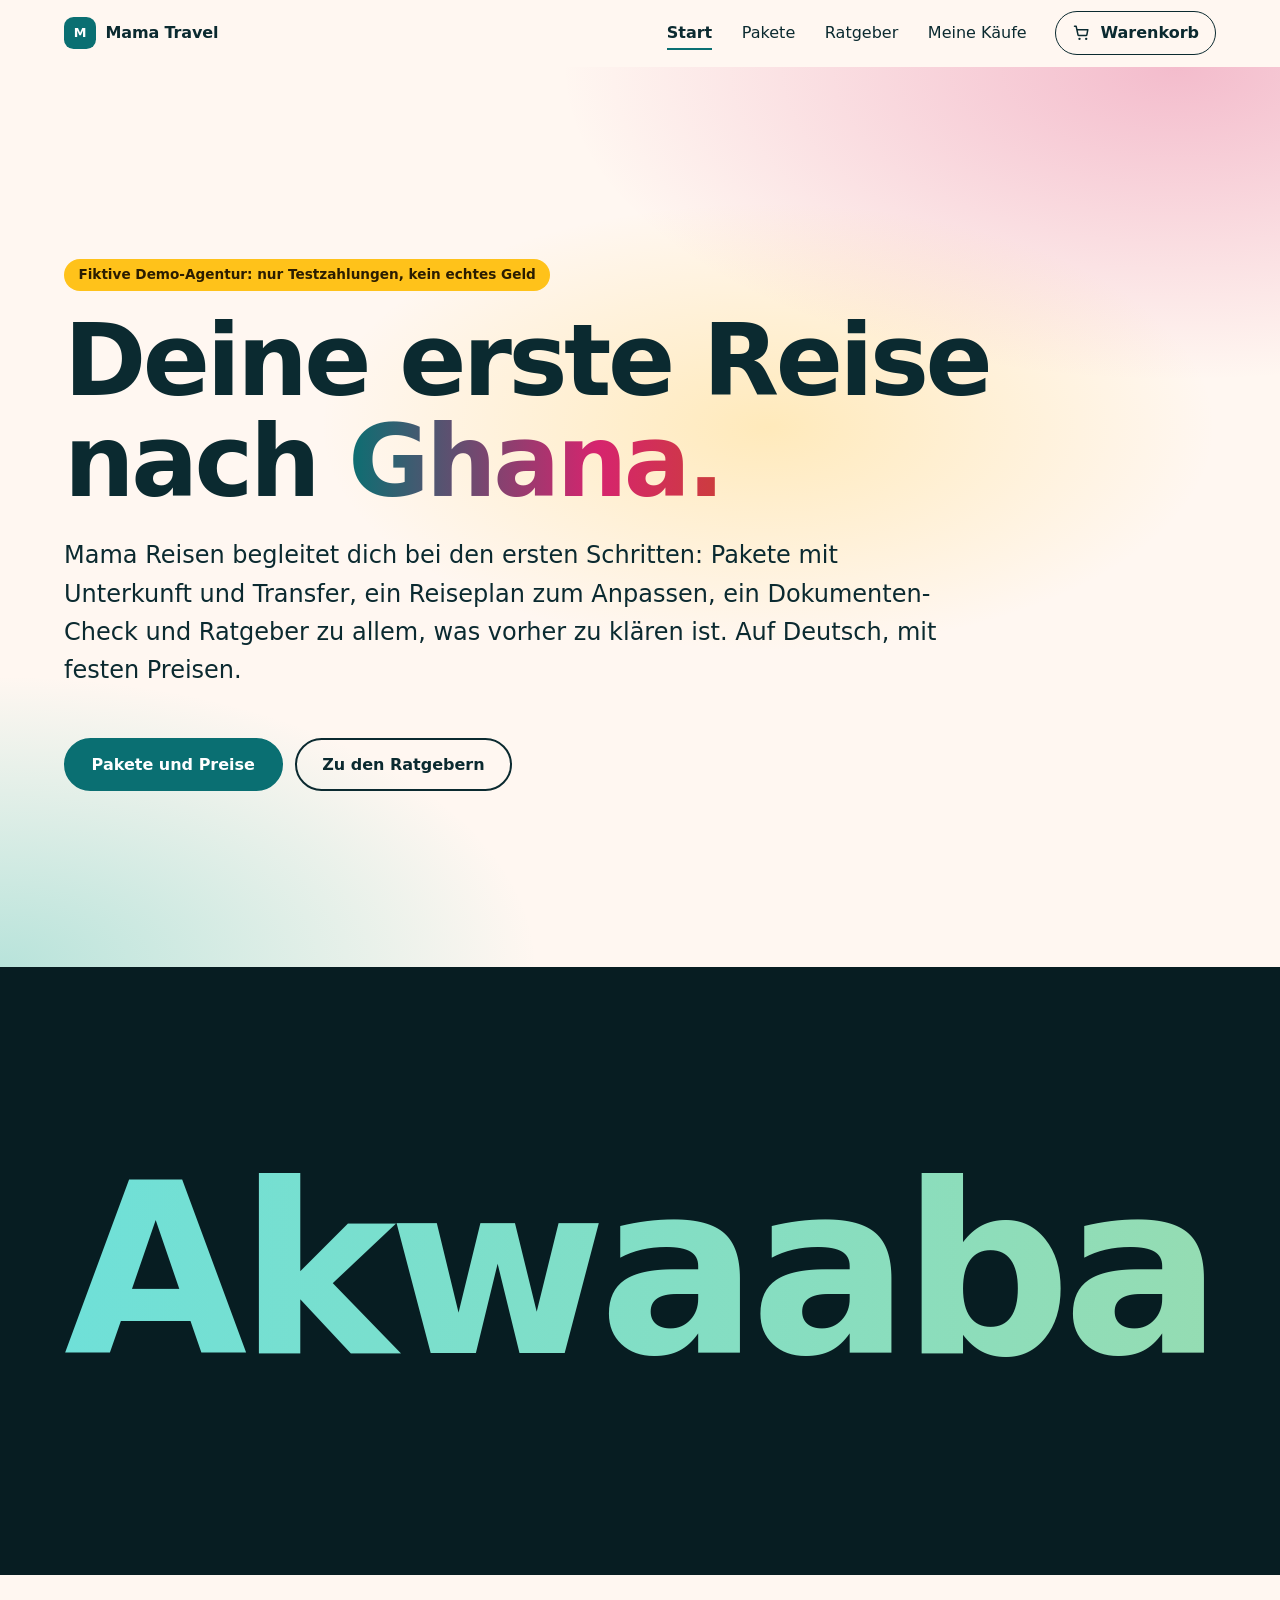
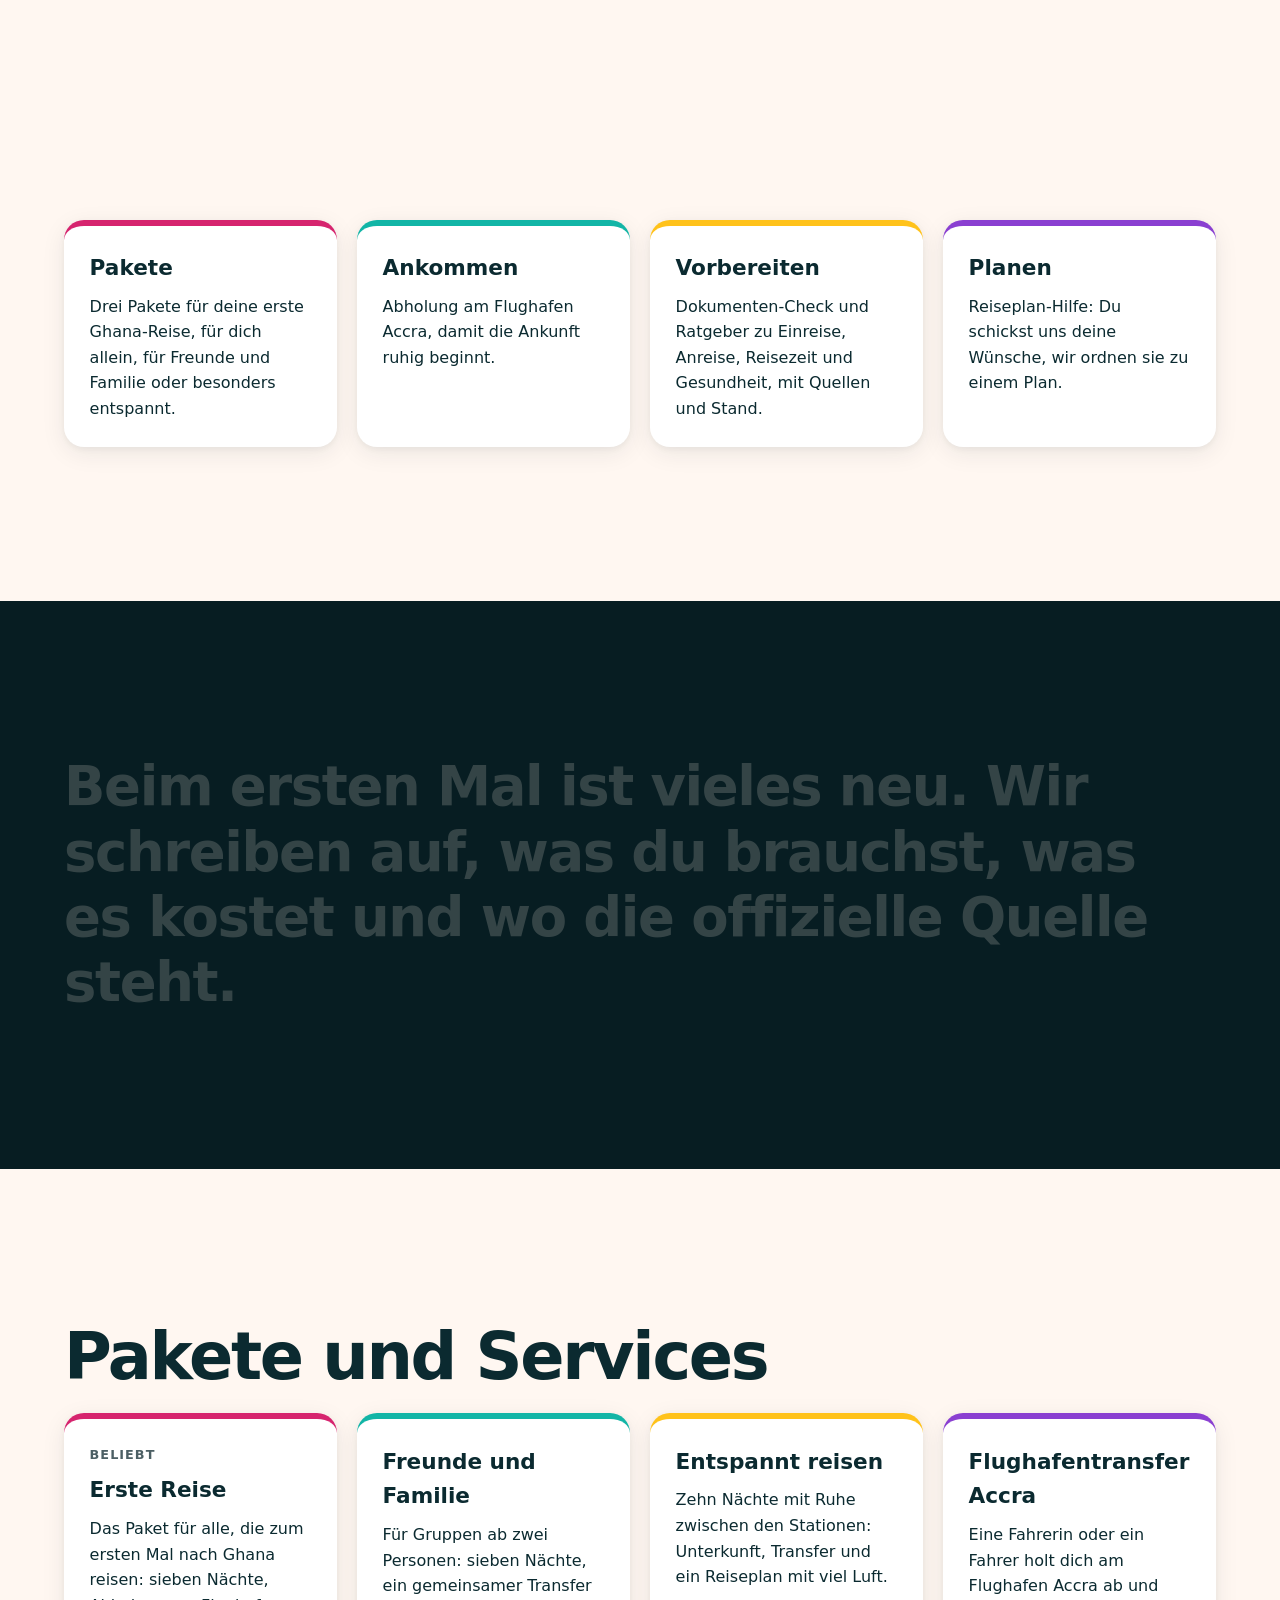
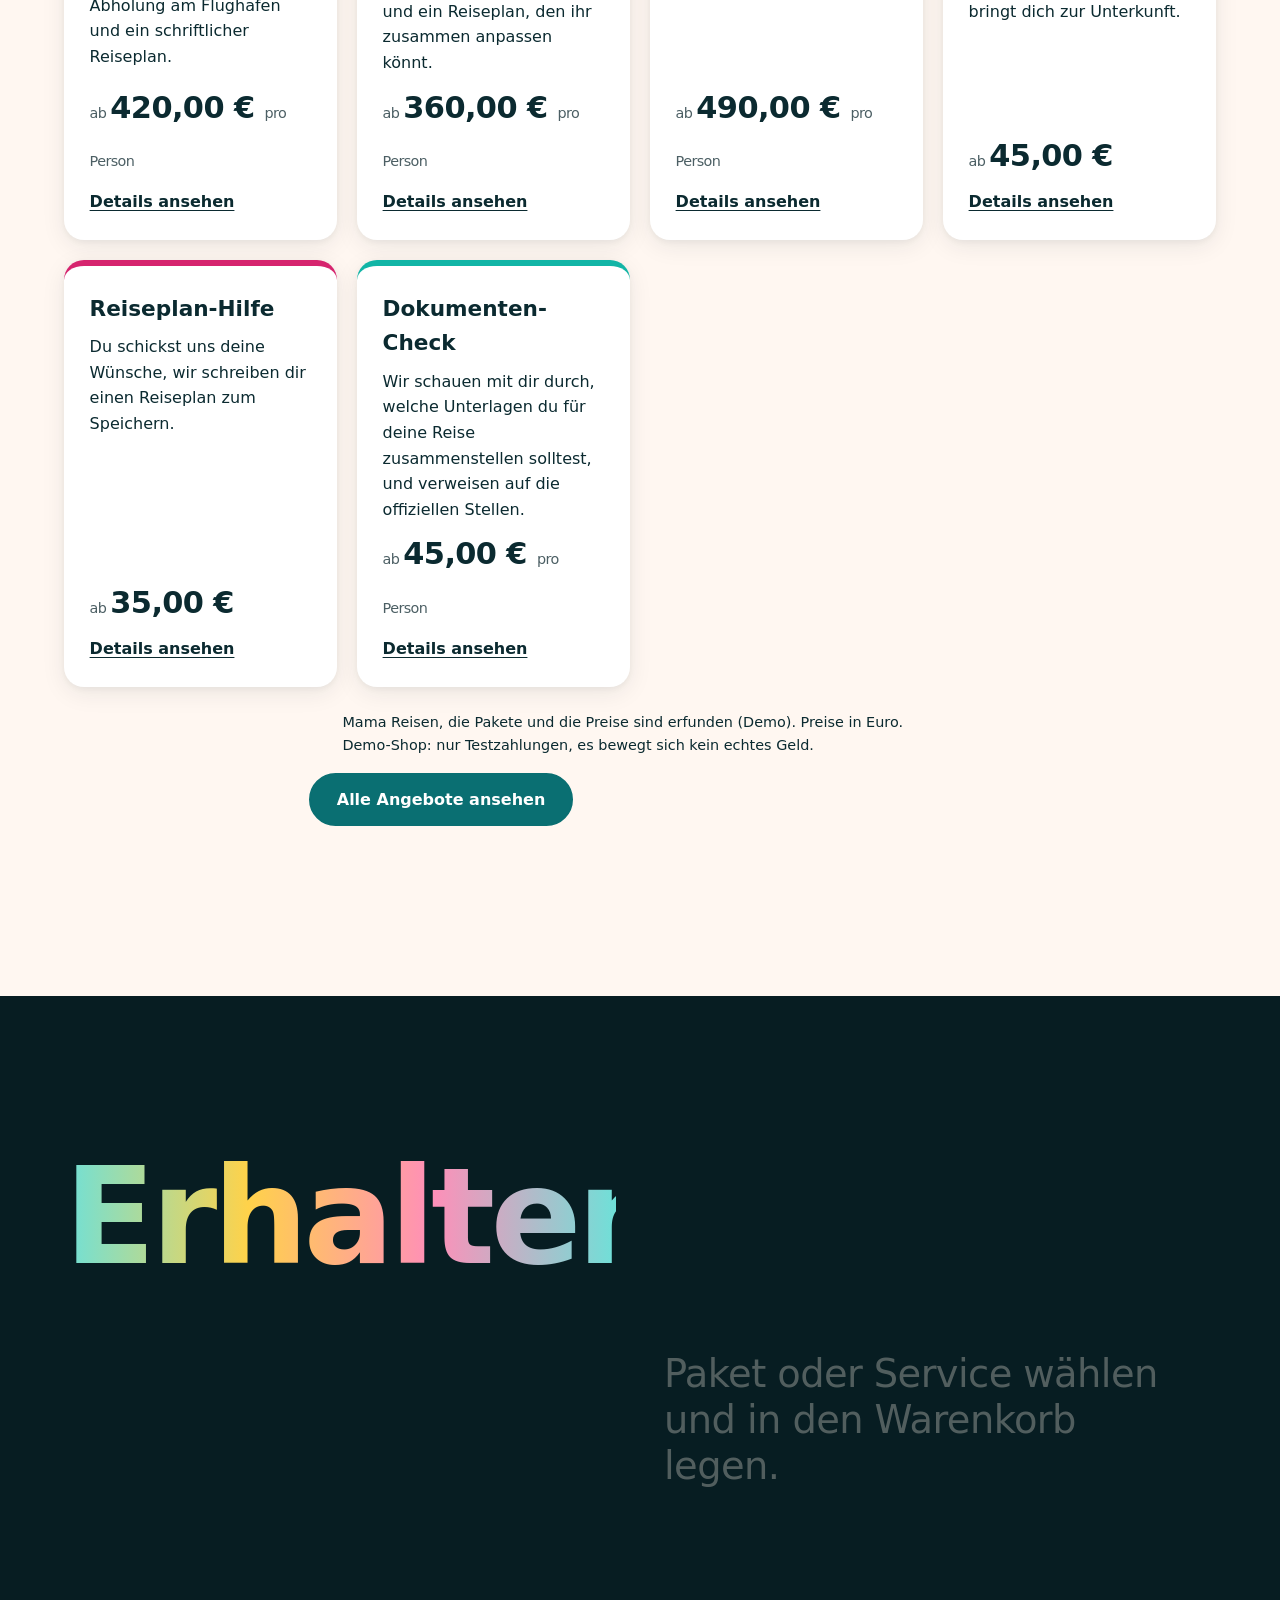
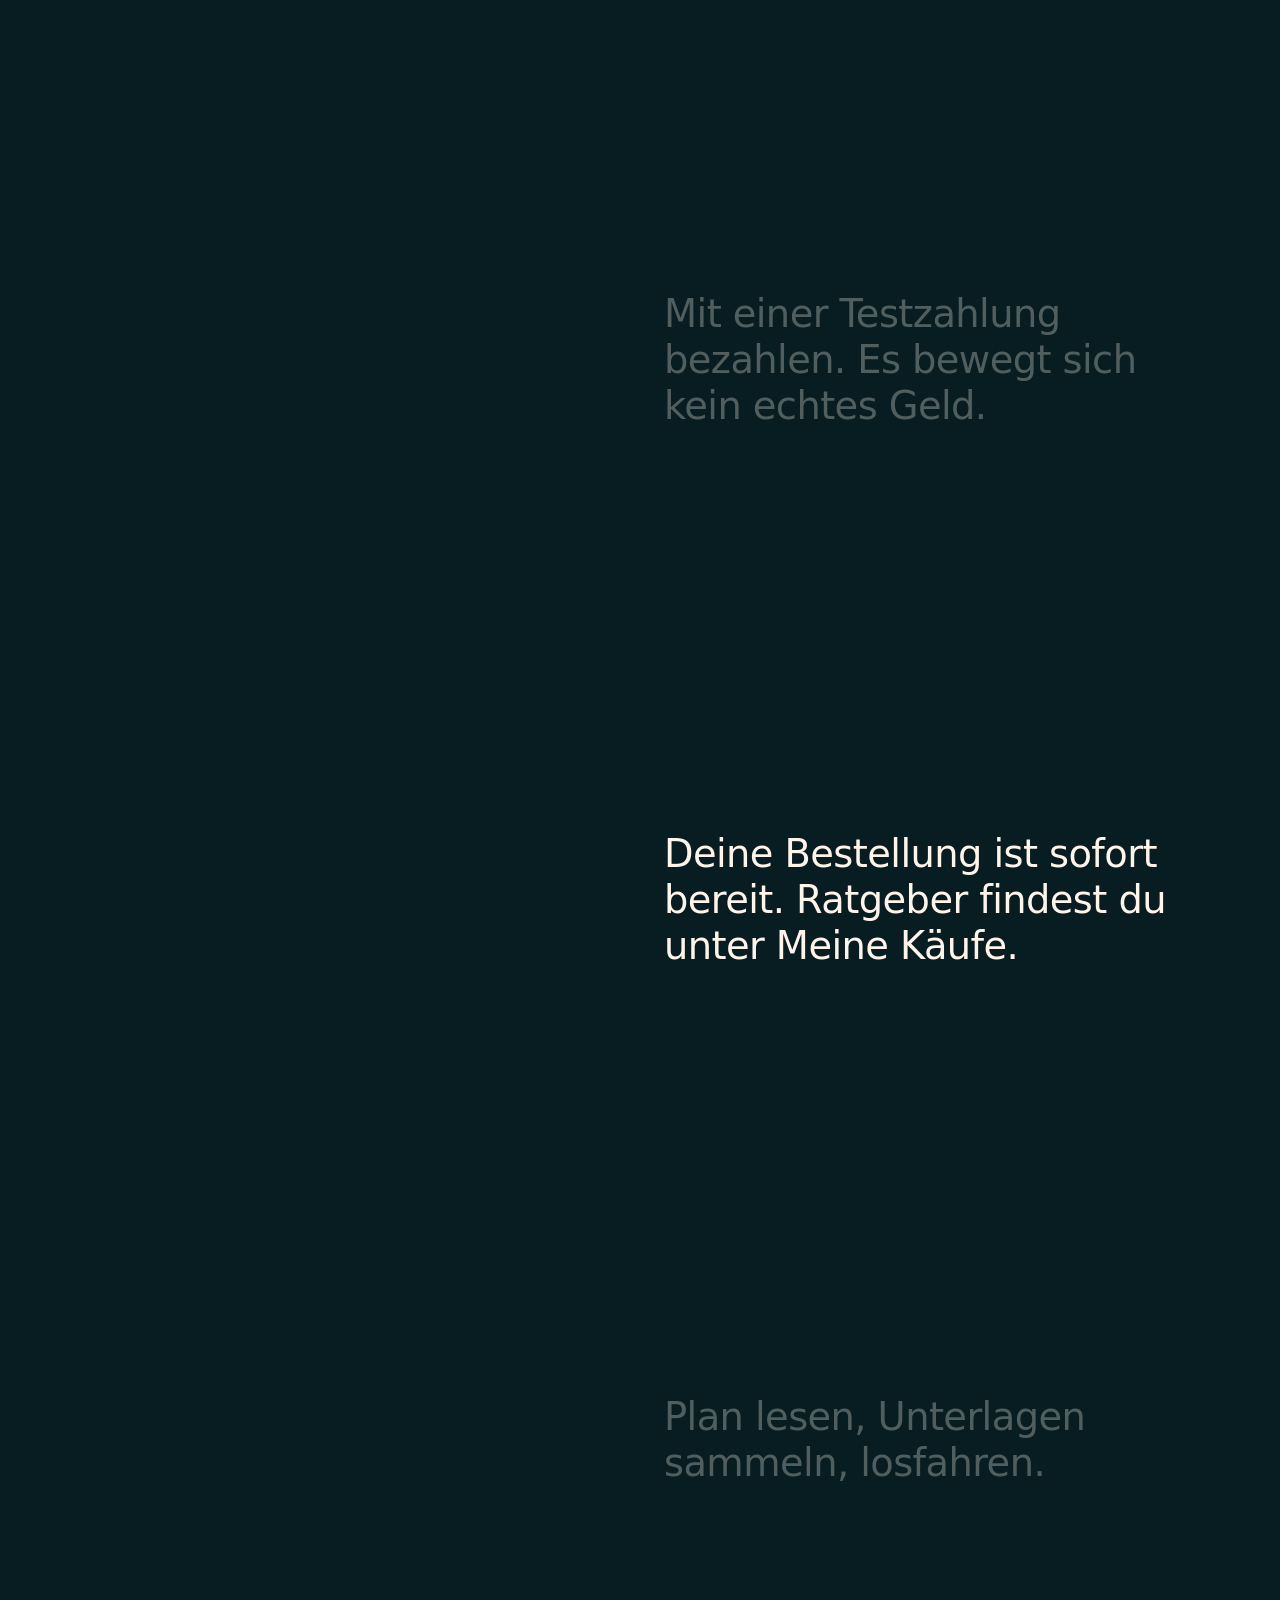
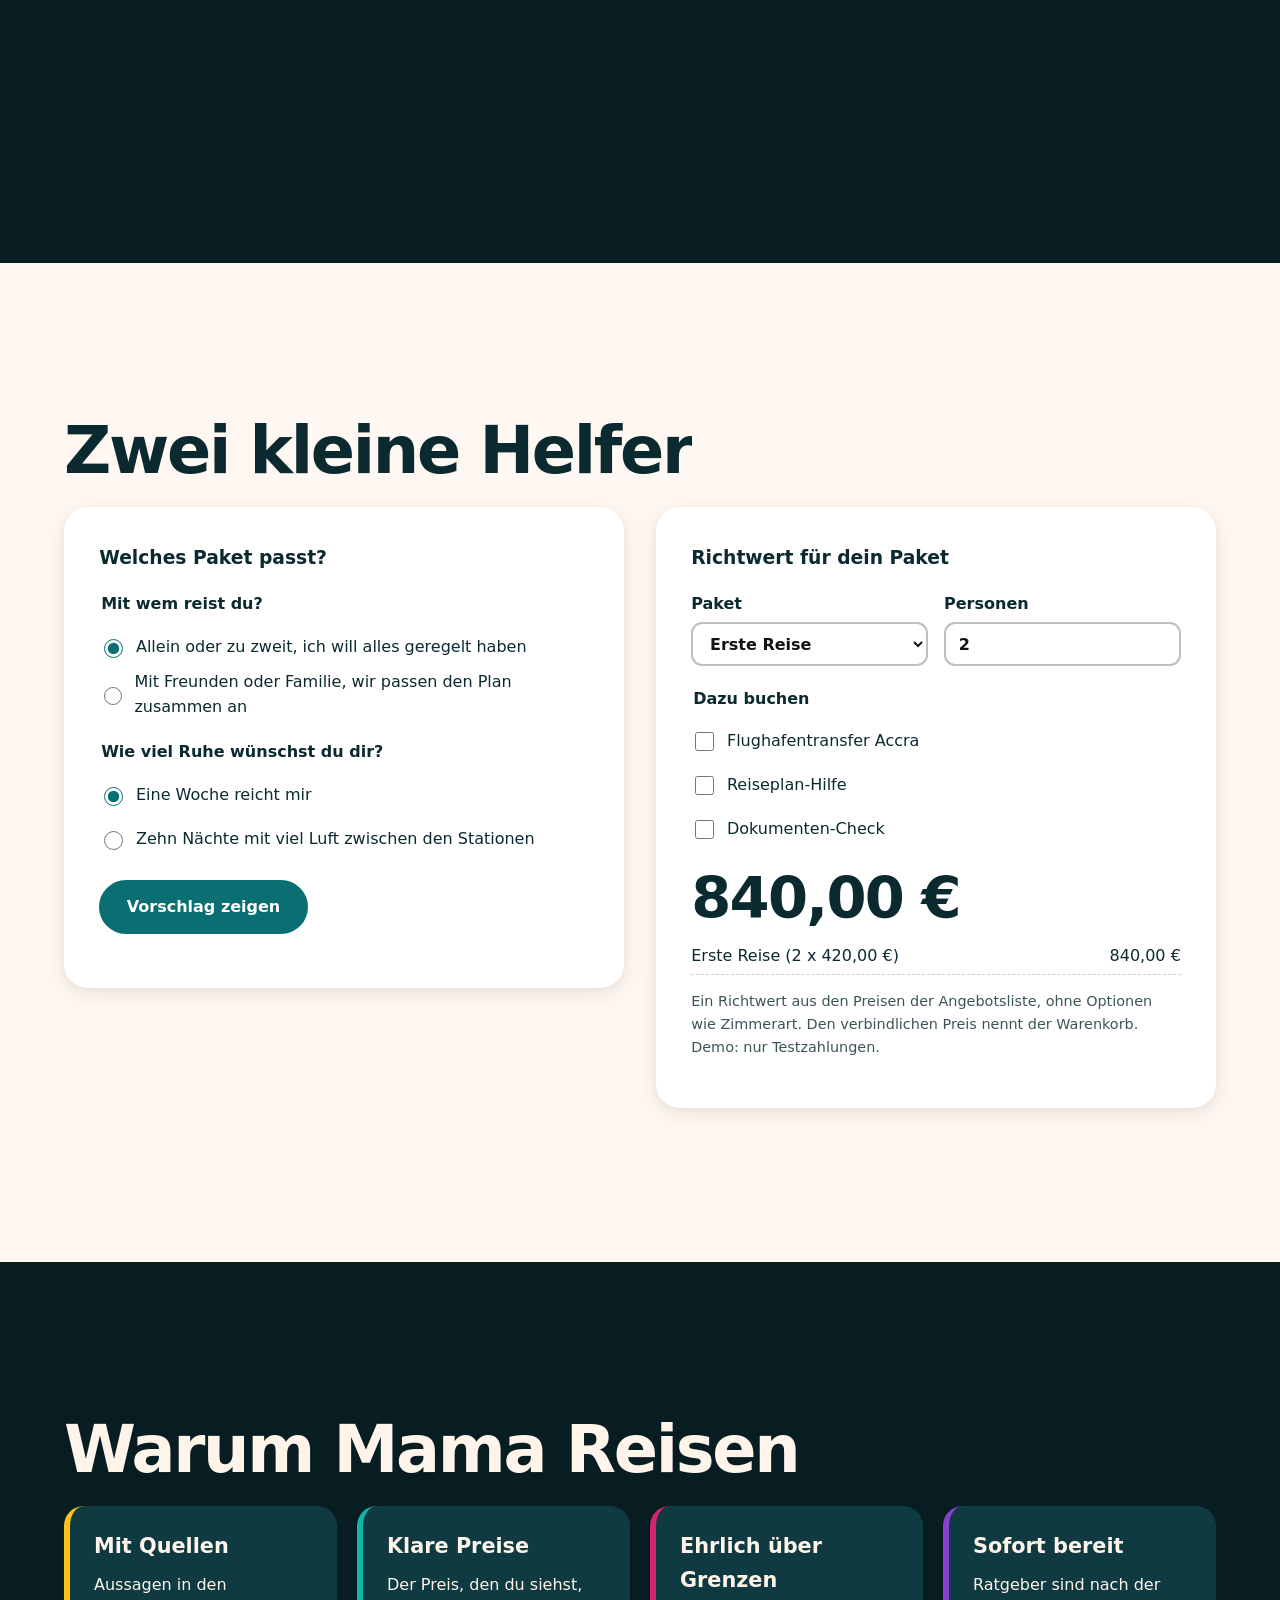
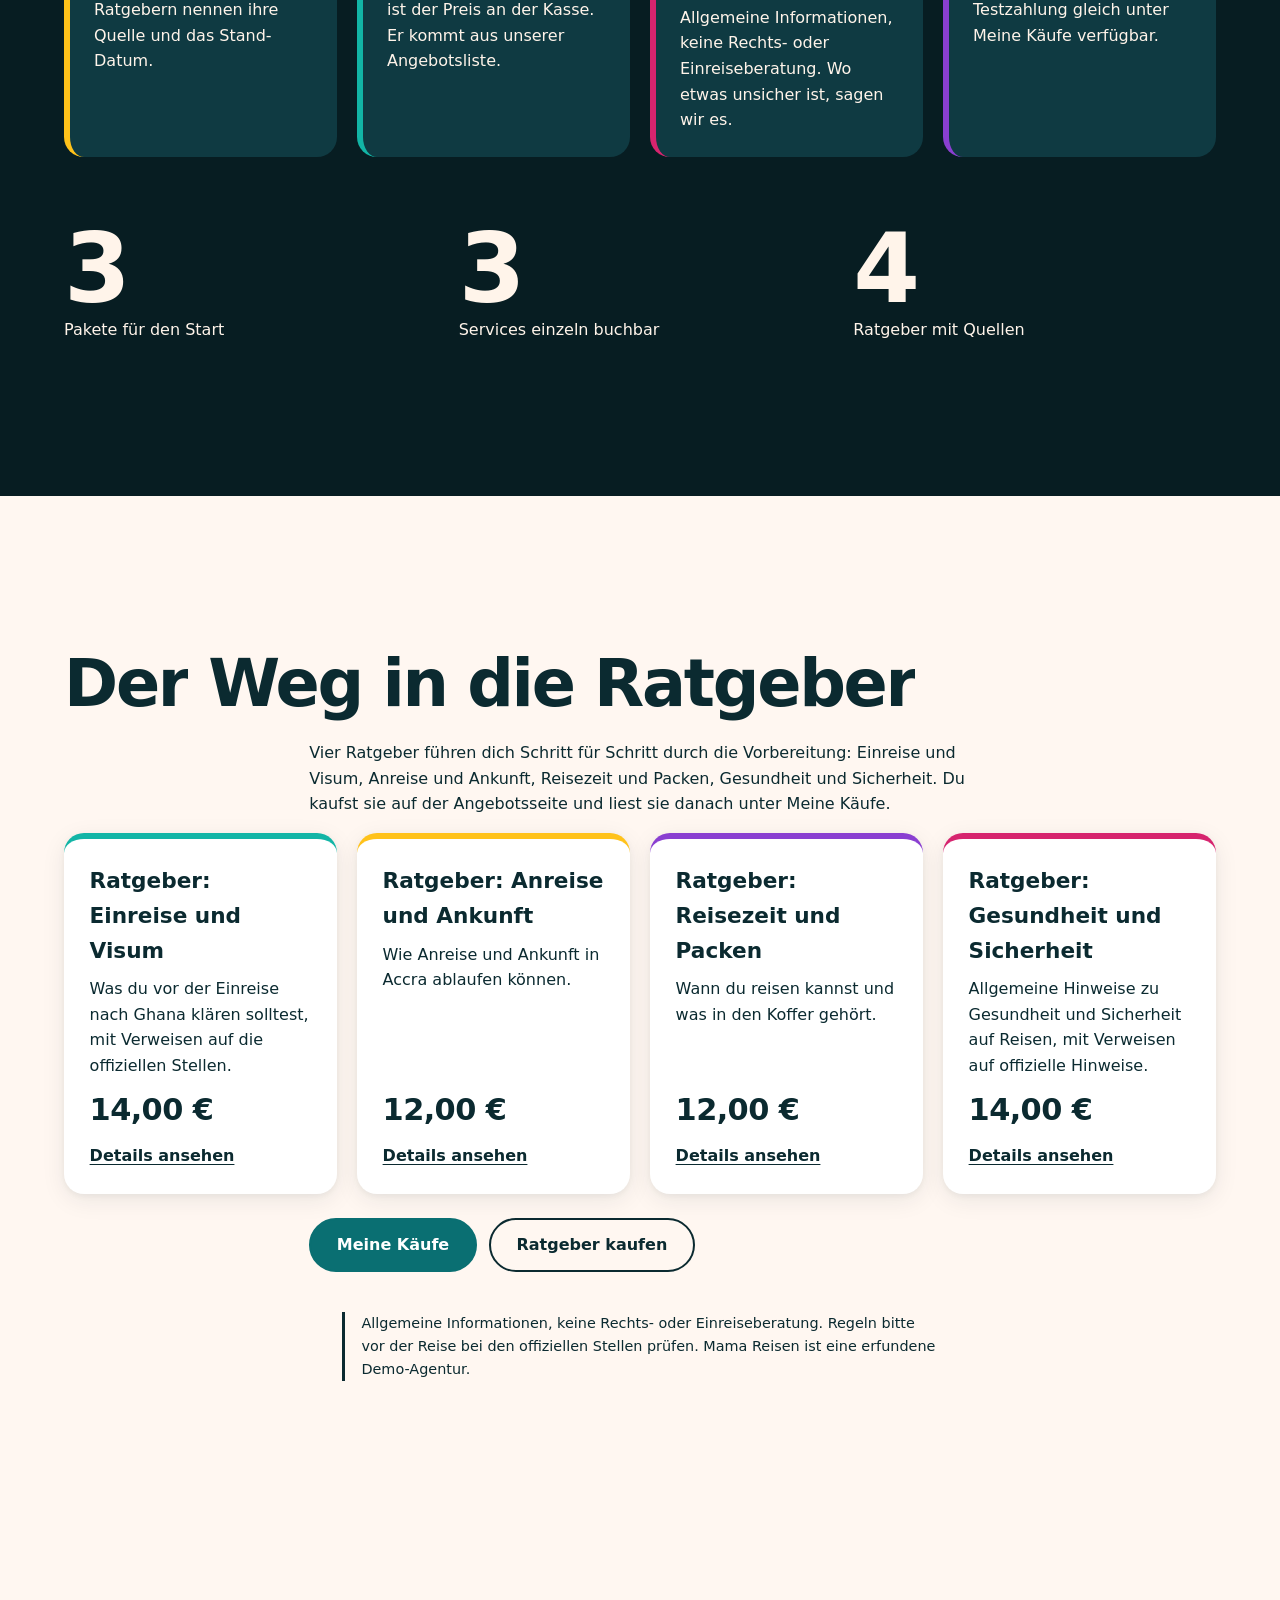
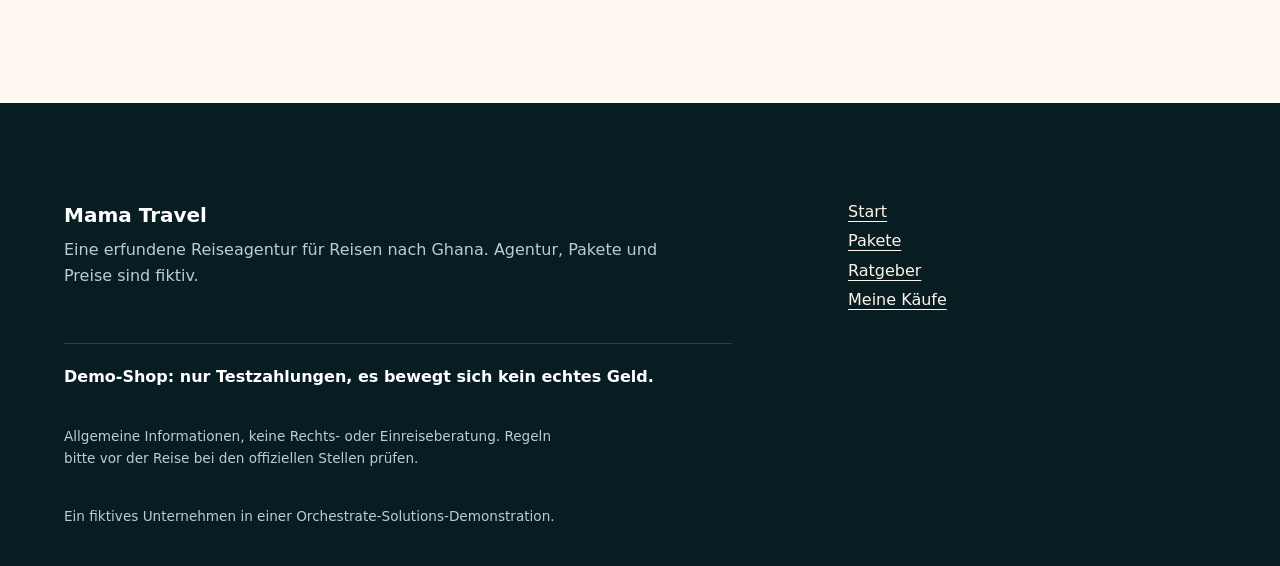
<file: index.html>
<!doctype html>
<html lang="de">
<head>
<meta charset="utf-8">
<meta name="viewport" content="width=device-width, initial-scale=1">
<title>Mama Reisen: Deine erste Reise nach Ghana (Demo)</title>
<meta name="description" content="Fiktive Demo-Agentur für Deutsche, die zum ersten Mal nach Ghana reisen: Pakete, Flughafentransfer, Reiseplan, Dokumenten-Check und Ratgeber. Demo: nur Testzahlungen.">
<style>@view-transition { navigation: auto; }</style>
<link rel="stylesheet" href="css/tokens.css">
<link rel="stylesheet" href="css/layout.css">
<link rel="stylesheet" href="css/site.css">
<link rel="stylesheet" href="css/shop/core.css">
<link rel="stylesheet" href="css/shop/cart.css">
<style>
:root{--c-a:var(--palm);--c-b:var(--ocean);--c-c:var(--sun);--c-d:var(--violet)}
.h-hero{min-height:100svh;display:flex;flex-direction:column;justify-content:center;padding:6rem var(--gutter,5vw) 4rem;background:radial-gradient(55rem 28rem at 92% 0%,color-mix(in srgb,var(--c-a) 28%,transparent),transparent 70%),radial-gradient(48rem 26rem at 0% 100%,color-mix(in srgb,var(--c-b) 30%,transparent),transparent 70%),radial-gradient(40rem 20rem at 60% 40%,color-mix(in srgb,var(--c-c) 25%,transparent),transparent 70%),var(--bg)}
.h-hero h1{font-family:var(--font-display);font-size:var(--fs-h1);line-height:var(--lh-tight);letter-spacing:var(--track-display);margin:0 0 1.5rem;max-width:15ch}
.h-hero .lead{font-size:var(--fs-lg);max-width:58ch;margin:0 0 2rem}
.kin{background:linear-gradient(90deg,var(--accent),var(--palm),#c2570a,var(--accent));-webkit-background-clip:text;background-clip:text;color:transparent;background-size:200% 100%;animation:h-sweep 7s linear infinite}
@keyframes h-sweep{to{background-position:-200% 0}}
.h-demo{display:inline-block;align-self:flex-start;padding:.3rem .9rem;border-radius:999px;background:var(--c-c);color:#2b1d00;font-weight:700;font-size:.85rem;margin-bottom:1.2rem}
.h-btn{display:inline-flex;align-items:center;min-height:48px;padding:.75rem 1.6rem;border-radius:999px;background:var(--accent);color:var(--on-accent);font:inherit;font-weight:700;text-decoration:none;border:2px solid var(--accent);cursor:pointer;transition:transform .3s var(--ease),box-shadow .3s var(--ease)}
.h-btn:hover{transform:translateY(-3px);box-shadow:var(--shadow)}
.h-btn--ghost{background:transparent;color:inherit;border-color:currentColor;margin-left:.75rem}
.h-big{font-family:var(--font-display);font-size:var(--fs-h2);line-height:var(--lh-tight);letter-spacing:var(--track-h2);margin:0 0 1.5rem;max-width:20ch}
.h-marq{overflow:hidden;white-space:nowrap}.h-marq span{display:inline-block;font-family:var(--font-display);font-size:var(--fs-giant);font-weight:800;letter-spacing:var(--track-display);padding-right:2rem;background:linear-gradient(90deg,#6fe0d8,#ffd24a,#ff8fb8,#6fe0d8);-webkit-background-clip:text;background-clip:text;color:transparent}
.h-state{font-family:var(--font-display);font-size:clamp(1.8rem,4.4vw,3.4rem);line-height:var(--lh-snug);max-width:28ch;margin:0}
.h-note{font-size:.9rem;opacity:.8;max-width:65ch}
.h-cards{display:grid;grid-template-columns:repeat(auto-fit,minmax(min(100%,17rem),1fr));gap:1.25rem;margin:0;padding:0;list-style:none}
.h-card{display:flex;flex-direction:column;gap:.5rem;padding:1.6rem;border-radius:1.25rem;background:var(--surface);color:var(--text);box-shadow:var(--shadow);border-top:6px solid var(--c,var(--accent));transition:transform .3s var(--ease)}
.h-card:hover{transform:translateY(-4px)}
.h-card h3{margin:0;font-family:var(--font-display);font-size:1.35rem}.h-card p{margin:0}
.h-kind{font-size:.8rem;text-transform:uppercase;letter-spacing:.08em;font-weight:700;color:var(--text-muted)}
.h-price{font-size:1.9rem;font-weight:800;letter-spacing:-.02em;margin-top:auto}.h-price small{font-size:.9rem;font-weight:500;color:var(--text-muted)}
.h-card a.more{font-weight:700}
.h-why{display:grid;grid-template-columns:repeat(auto-fit,minmax(min(100%,16rem),1fr));gap:1.25rem;margin:0;padding:0;list-style:none}
.h-why li{padding:1.5rem;border-radius:1.25rem;background:var(--dark-2);color:var(--on-dark);border-left:6px solid var(--c,var(--c-c))}
.h-why h3{margin:0 0 .5rem;font-family:var(--font-display);font-size:1.3rem}.h-why p{margin:0}
.h-steps{display:grid;grid-template-columns:1fr 1fr;gap:3rem;align-items:start}
.h-steps [data-step-word]{position:sticky;top:20vh;font-family:var(--font-display);font-size:var(--fs-giant);font-weight:800;letter-spacing:var(--track-display);line-height:1;background:linear-gradient(90deg,#6fe0d8,#ffd24a,#ff8fb8,#6fe0d8);-webkit-background-clip:text;background-clip:text;color:transparent}
.h-steps .step{min-height:60vh;display:flex;align-items:center;font-family:var(--font-display);font-size:clamp(1.5rem,3vw,2.5rem);line-height:var(--lh-snug);max-width:22ch}
.h-nums{display:grid;grid-template-columns:repeat(auto-fit,minmax(11rem,1fr));gap:2rem}
.h-nums b{display:block;font-family:var(--font-display);font-size:clamp(3rem,8vw,6rem);letter-spacing:var(--track-display);line-height:1}
.h-tool{background:var(--surface);color:var(--text);border-radius:1.5rem;padding:clamp(1.25rem,3vw,2.2rem);box-shadow:var(--shadow);max-width:48rem}
.h-tool fieldset{border:0;padding:0;margin:0 0 1.2rem}.h-tool legend{font-weight:700;margin-bottom:.5rem}
.h-tool label{display:flex;gap:.6rem;align-items:center;min-height:44px;cursor:pointer}
.h-tool input{width:1.2rem;height:1.2rem;accent-color:var(--accent)}
.h-out{margin-top:1.2rem;font-weight:600}.h-out ul{margin:.6rem 0 0;padding-left:1.2rem;font-weight:400}.h-out li{margin:.3rem 0}
@media(max-width:700px){.h-steps{grid-template-columns:1fr}.h-steps [data-step-word]{position:static}.h-steps .step{min-height:auto;padding-block:1.5rem}.h-btn--ghost{margin:.75rem 0 0}}
@media(prefers-reduced-motion:reduce){.kin{animation:none}}
.h-steps{grid-template-columns:minmax(0,1fr) minmax(0,1fr)}
.h-steps [data-step-word]{overflow-wrap:normal;font-size:min(var(--fs-giant),10.5vw)}
@media(max-width:64rem){.h-steps{grid-template-columns:minmax(0,1fr);gap:1.5rem}.h-steps [data-step-word]{font-size:min(var(--fs-giant),13vw);position:static}}
.h-tool input[type=number],.h-tool select{width:100%;min-height:44px;padding:.5rem .8rem;border-radius:.7rem;border:2px solid rgba(0,0,0,.25);font:inherit;background:#fff;color:#111}
.h-row{display:grid;grid-template-columns:repeat(auto-fit,minmax(11rem,1fr));gap:1rem;margin-bottom:1.2rem}
.h-row label{display:block;font-weight:700;min-height:0}.h-row label span{display:block;margin-bottom:.35rem}
.h-total{font-family:var(--font-display);font-size:clamp(2.2rem,6vw,3.6rem);font-weight:800;letter-spacing:-.03em;line-height:1;margin:.4rem 0}
.h-lines{margin:.6rem 0;padding:0;list-style:none;font-weight:400}.h-lines li{display:flex;justify-content:space-between;gap:1rem;padding:.35rem 0;border-bottom:1px dashed rgba(0,0,0,.2)}
.h-two{display:grid;grid-template-columns:repeat(auto-fit,minmax(min(100%,22rem),1fr));gap:2rem;align-items:start}
.h-hero h1{font-size:min(var(--fs-h1),11.2vw);overflow-wrap:break-word}
</style>
<script src="js/shop/core.js" defer></script>
<script src="js/shop/cart.js" defer></script>
<script src="js/nav.js" defer></script>
<script src="js/motion.js" defer></script>
<script src="js/app.js" defer></script>
</head>
<body>
<main id="main">

<section class="h-hero" id="top">
  <span class="h-demo">Fiktive Demo-Agentur: nur Testzahlungen, kein echtes Geld</span>
  <h1 data-words>Deine erste Reise nach <span class="kin">Ghana.</span></h1>
  <p class="lead" data-reveal>Mama Reisen begleitet dich bei den ersten Schritten: Pakete mit Unterkunft und Transfer, ein Reiseplan zum Anpassen, ein Dokumenten-Check und Ratgeber zu allem, was vorher zu klären ist. Auf Deutsch, mit festen Preisen.</p>
  <p data-reveal><a class="h-btn" href="pages/services.html#packages">Pakete und Preise</a><a class="h-btn h-btn--ghost" href="#guides">Zu den Ratgebern</a></p>
</section>

<section class="band band--dark" aria-label="Was dich erwartet">
  <div class="h-marq" data-marquee aria-hidden="true"><span>Akwaaba · Pakete · Transfer · Reiseplan · Ratgeber · Akwaaba · Pakete · Transfer · Reiseplan · Ratgeber · </span></div>
</section>

<section class="band" id="hilfe" aria-labelledby="h-h">
  <h2 class="h-big" id="h-h" data-words>Wobei wir dir helfen</h2>
  <ul class="h-cards">
    <li class="h-card" data-reveal style="--c:var(--c-a)"><h3>Pakete</h3><p>Drei Pakete für deine erste Ghana-Reise, für dich allein, für Freunde und Familie oder besonders entspannt.</p></li>
    <li class="h-card" data-reveal style="--c:var(--c-b)"><h3>Ankommen</h3><p>Abholung am Flughafen Accra, damit die Ankunft ruhig beginnt.</p></li>
    <li class="h-card" data-reveal style="--c:var(--c-c)"><h3>Vorbereiten</h3><p>Dokumenten-Check und Ratgeber zu Einreise, Anreise, Reisezeit und Gesundheit, mit Quellen und Stand.</p></li>
    <li class="h-card" data-reveal style="--c:var(--c-d)"><h3>Planen</h3><p>Reiseplan-Hilfe: Du schickst uns deine Wünsche, wir ordnen sie zu einem Plan.</p></li>
  </ul>
</section>

<section class="band band--dark">
  <p class="h-state" data-fill>Beim ersten Mal ist vieles neu. Wir schreiben auf, was du brauchst, was es kostet und wo die offizielle Quelle steht.</p>
</section>

<section class="band" id="angebote" aria-labelledby="a-h">
  <h2 class="h-big" id="a-h" data-words>Pakete und Services</h2>
  <ul class="h-cards" id="service-cards" aria-live="polite">
    <li class="h-card"><h3>Unsere Angebote</h3><p>Alle Pakete, Services und Ratgeber mit Preisen findest du auf der Angebotsseite.</p><a class="more" href="pages/services.html">Zu den Angeboten</a></li>
  </ul>
  <p class="h-note" style="margin-top:1.5rem" data-reveal>Mama Reisen, die Pakete und die Preise sind erfunden (Demo). Preise in Euro. Demo-Shop: nur Testzahlungen, es bewegt sich kein echtes Geld.</p>
  <p data-reveal><a class="h-btn" href="pages/services.html">Alle Angebote ansehen</a></p>
</section>

<section class="band band--dark" id="ablauf">
  <div class="h-steps" data-sticky-steps>
    <div data-step-word aria-hidden="true">Wählen</div>
    <div>
      <div class="step" data-step="Wählen">Paket oder Service wählen und in den Warenkorb legen.</div>
      <div class="step" data-step="Bezahlen">Mit einer Testzahlung bezahlen. Es bewegt sich kein echtes Geld.</div>
      <div class="step" data-step="Erhalten">Deine Bestellung ist sofort bereit. Ratgeber findest du unter Meine Käufe.</div>
      <div class="step" data-step="Reisen">Plan lesen, Unterlagen sammeln, losfahren.</div>
    </div>
  </div>
</section>

<section class="band" id="helfer" aria-labelledby="t-h">
  <h2 class="h-big" id="t-h" data-words>Zwei kleine Helfer</h2>
  <div class="h-two">
    <form class="h-tool" id="pkg" novalidate data-reveal aria-labelledby="p-h">
      <h3 id="p-h" style="margin-top:0">Welches Paket passt?</h3>
      <fieldset><legend>Mit wem reist du?</legend>
        <label><input type="radio" name="who" value="solo" checked> Allein oder zu zweit, ich will alles geregelt haben</label>
        <label><input type="radio" name="who" value="group"> Mit Freunden oder Familie, wir passen den Plan zusammen an</label>
      </fieldset>
      <fieldset><legend>Wie viel Ruhe wünschst du dir?</legend>
        <label><input type="radio" name="pace" value="normal" checked> Eine Woche reicht mir</label>
        <label><input type="radio" name="pace" value="slow"> Zehn Nächte mit viel Luft zwischen den Stationen</label>
      </fieldset>
      <button class="h-btn" type="submit">Vorschlag zeigen</button>
      <div class="h-out" id="pkg-out" role="status" aria-live="polite"></div>
    </form>
    <form class="h-tool" id="est" novalidate data-reveal aria-labelledby="e-h">
      <h3 id="e-h" style="margin-top:0">Richtwert für dein Paket</h3>
      <div class="h-row">
        <label><span>Paket</span><select name="pkg" id="est-pkg"></select></label>
        <label><span>Personen</span><input type="number" name="n" min="1" max="12" step="1" value="2" inputmode="numeric"></label>
      </div>
      <fieldset><legend>Dazu buchen</legend>
        <label><input type="checkbox" name="x" value="flughafentransfer"> Flughafentransfer Accra</label>
        <label><input type="checkbox" name="x" value="reiseplan-hilfe"> Reiseplan-Hilfe</label>
        <label><input type="checkbox" name="x" value="dokumenten-check"> Dokumenten-Check</label>
      </fieldset>
      <div class="h-total" id="est-total" aria-live="polite">–</div>
      <ul class="h-lines" id="est-lines"></ul>
      <p class="h-note">Ein Richtwert aus den Preisen der Angebotsliste, ohne Optionen wie Zimmerart. Den verbindlichen Preis nennt der Warenkorb. Demo: nur Testzahlungen.</p>
    </form>
  </div>
</section>

<section class="band band--dark" id="vertrauen" aria-labelledby="v-h">
  <h2 class="h-big" id="v-h" data-words>Warum Mama Reisen</h2>
  <ul class="h-why">
    <li data-reveal style="--c:var(--c-c)"><h3>Mit Quellen</h3><p>Aussagen in den Ratgebern nennen ihre Quelle und das Stand-Datum.</p></li>
    <li data-reveal style="--c:var(--c-b)"><h3>Klare Preise</h3><p>Der Preis, den du siehst, ist der Preis an der Kasse. Er kommt aus unserer Angebotsliste.</p></li>
    <li data-reveal style="--c:var(--c-a)"><h3>Ehrlich über Grenzen</h3><p>Allgemeine Informationen, keine Rechts- oder Einreiseberatung. Wo etwas unsicher ist, sagen wir es.</p></li>
    <li data-reveal style="--c:var(--c-d)"><h3>Sofort bereit</h3><p>Ratgeber sind nach der Testzahlung gleich unter Meine Käufe verfügbar.</p></li>
  </ul>
  <div class="h-nums" style="margin-top:4rem">
    <div data-reveal><b data-count="3">3</b>Pakete für den Start</div>
    <div data-reveal><b data-count="3">3</b>Services einzeln buchbar</div>
    <div data-reveal><b data-count="4">4</b>Ratgeber mit Quellen</div>
  </div>
</section>

<section class="band" id="guides" aria-labelledby="g-h">
  <h2 class="h-big" id="g-h" data-words>Der Weg in die Ratgeber</h2>
  <p class="prose" data-reveal>Vier Ratgeber führen dich Schritt für Schritt durch die Vorbereitung: Einreise und Visum, Anreise und Ankunft, Reisezeit und Packen, Gesundheit und Sicherheit. Du kaufst sie auf der Angebotsseite und liest sie danach unter Meine Käufe.</p>
  <ul class="h-cards" id="guide-cards"></ul>
  <p style="margin-top:1.5rem" data-reveal><a class="h-btn" href="pages/account.html">Meine Käufe</a><a class="h-btn h-btn--ghost" href="pages/services.html#guides">Ratgeber kaufen</a></p>
  <p class="guide-note" style="margin-top:2.5rem" data-reveal>Allgemeine Informationen, keine Rechts- oder Einreiseberatung. Regeln bitte vor der Reise bei den offiziellen Stellen prüfen. Mama Reisen ist eine erfundene Demo-Agentur.</p>
</section>

</main>
</body>
</html>
</file>
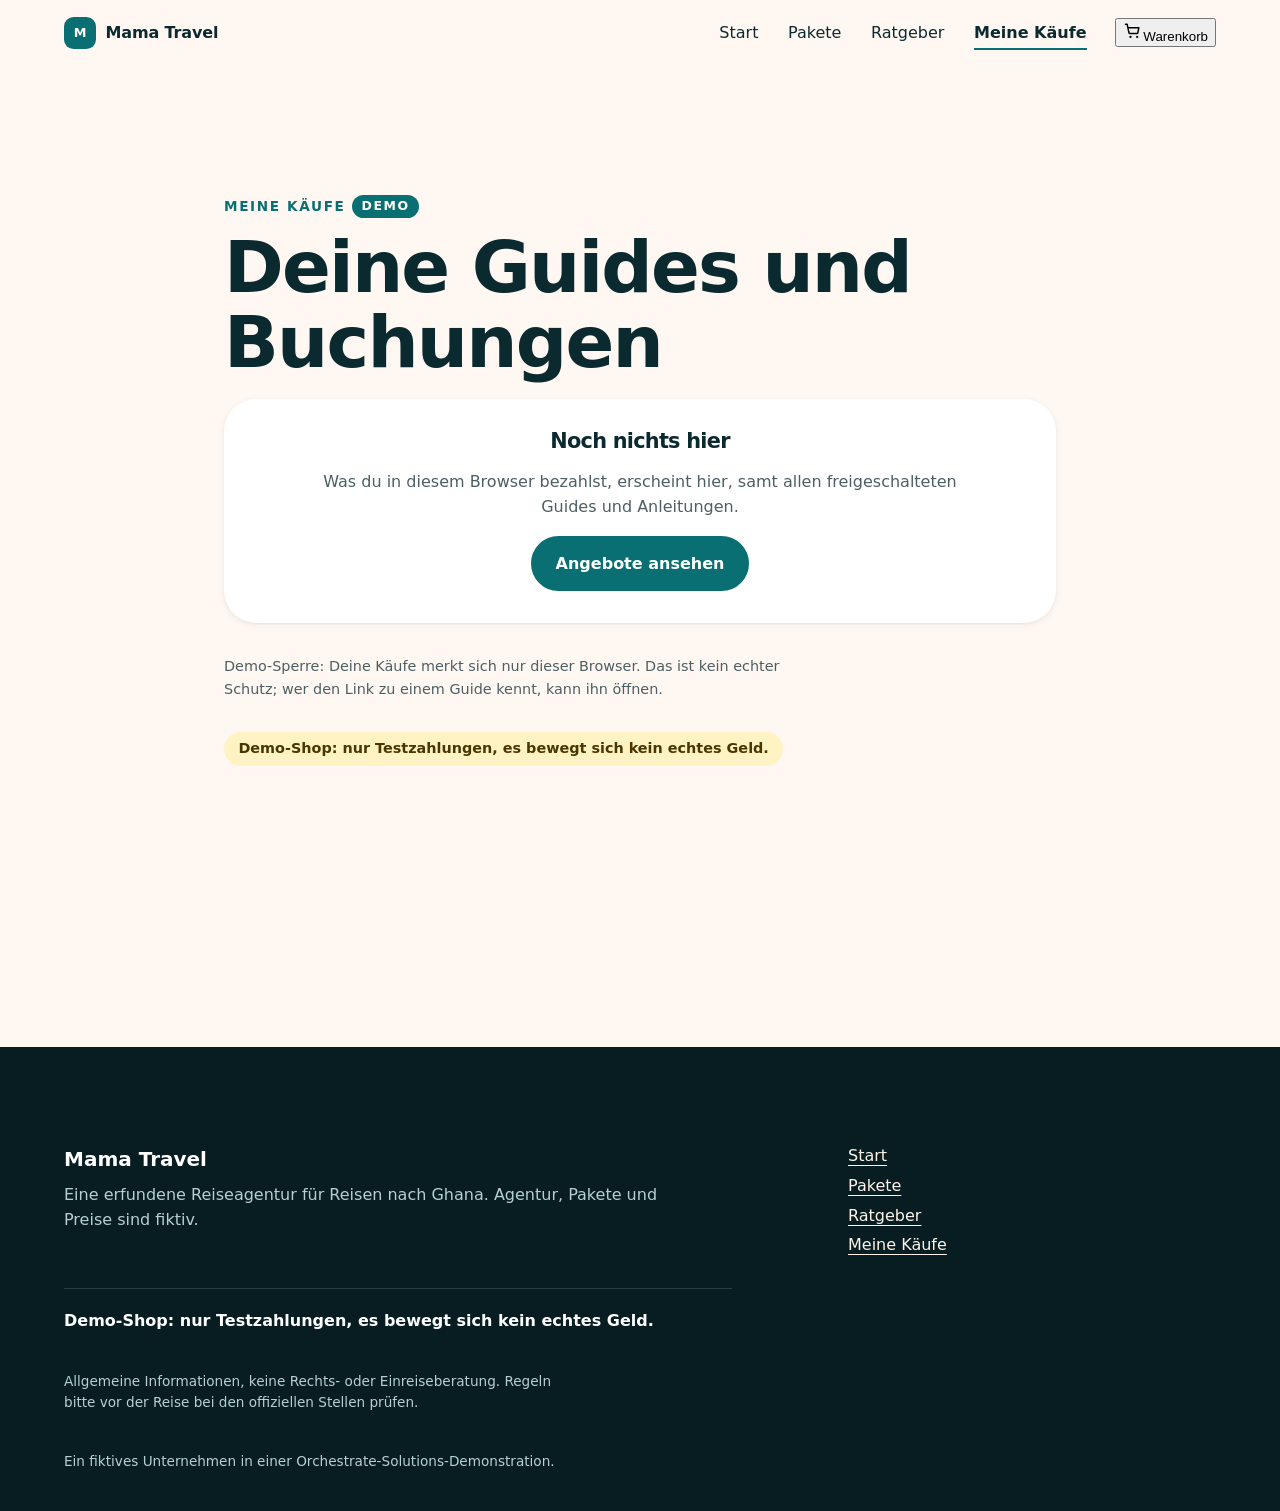
<file: pages/account.html>
<!doctype html>
<html lang="de">
<head>
<meta charset="utf-8">
<meta name="viewport" content="width=device-width, initial-scale=1">
<title>Meine Käufe</title>
<meta name="description" content="Alle bezahlten Bestellungen mit freigeschalteten Guides und Anleitungen. Demo: nur Testzahlungen.">
<style>@view-transition { navigation: auto; }</style>
<link rel="stylesheet" href="../css/tokens.css">
<link rel="stylesheet" href="../css/layout.css">
<link rel="stylesheet" href="../css/site.css">
<link rel="stylesheet" href="../css/shop/core.css">
<link rel="stylesheet" href="../css/shop/order.css">
<link rel="stylesheet" href="../css/shop/account.css">
<script src="../js/nav.js" defer></script>
<script src="../js/motion.js" defer></script>
<script src="../js/app.js" defer></script>
<script src="../js/shop/core.js" defer></script>
<script src="../js/shop/cart.js" defer></script>
<script src="../js/shop/account.js" defer></script>
</head>
<body>
<main id="main">
  <section class="band ord">
    <div class="ord__wrap">
      <p class="ord__eyebrow" data-reveal>Meine Käufe <span class="ord__badge">Demo</span></p>
      <h1 class="ord__title" data-words>Deine Guides und Buchungen</h1>
      <div id="account-root" aria-live="polite"><p class="ord__muted">Wir laden deine Käufe …</p></div>
      <p class="ord__muted ord__gate">Demo-Sperre: Deine Käufe merkt sich nur dieser Browser. Das ist kein echter Schutz; wer den Link zu einem Guide kennt, kann ihn öffnen.</p>
      <p class="ord__test">Demo-Shop: nur Testzahlungen, es bewegt sich kein echtes Geld.</p>
    </div>
  </section>
</main>
</body>
</html>
</file>
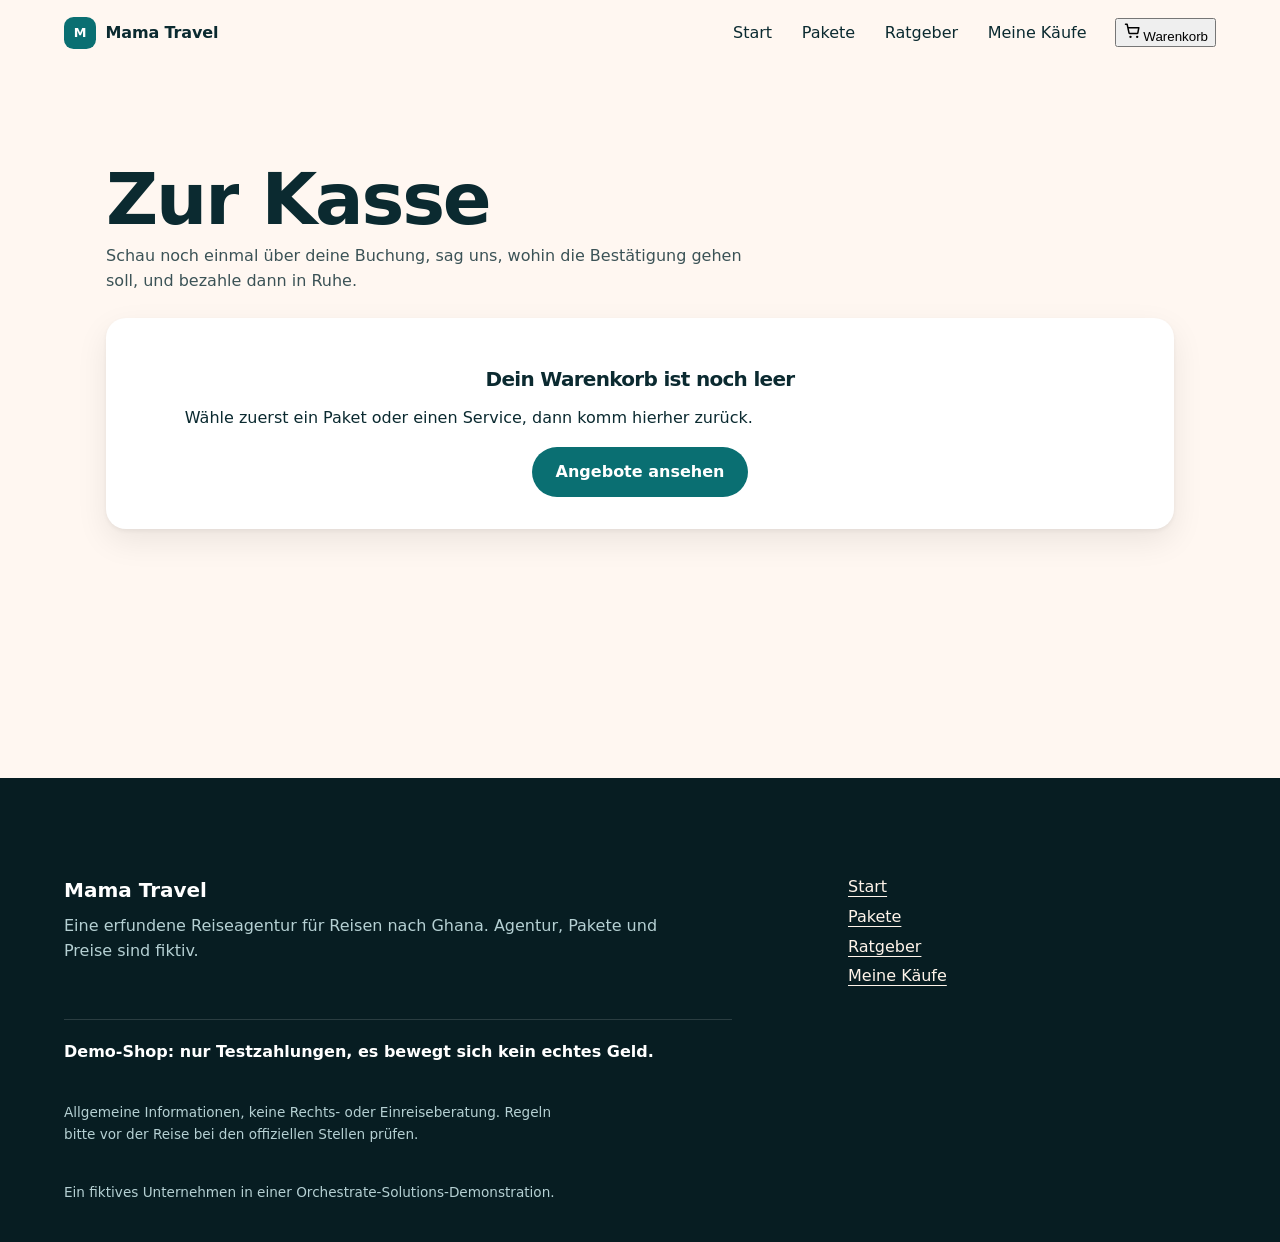
<file: pages/checkout.html>
<!doctype html>
<html lang="de">
<head>
<meta charset="utf-8">
<meta name="viewport" content="width=device-width, initial-scale=1">
<title>Zur Kasse</title>
<meta name="description" content="Prüfe deine Buchung und bezahle. Demo-Shop: nur Testzahlungen.">
<link rel="stylesheet" href="../css/tokens.css">
<link rel="stylesheet" href="../css/layout.css">
<link rel="stylesheet" href="../css/site.css">
<link rel="stylesheet" href="../css/shop/core.css">
<link rel="stylesheet" href="../css/shop/checkout.css">
<script src="../js/nav.js" defer></script>
<script src="../js/motion.js" defer></script>
<script src="../js/app.js" defer></script>
<script src="../js/shop/core.js" defer></script>
<script src="../js/shop/cart.js" defer></script>
<script src="../js/shop/checkout.js" defer></script>
<style>@view-transition { navigation: auto; }</style>
</head>
<body>
<main id="main">
  <section class="band checkout">
    <div class="checkout__wrap">
      <h1 data-words>Zur Kasse</h1>
      <p class="checkout__lead">Schau noch einmal über deine Buchung, sag uns, wohin die Bestätigung gehen soll, und bezahle dann in Ruhe.</p>
      <div id="co-banner" role="status" aria-live="polite"></div>
      <div id="co-empty" class="shop-card checkout__empty" hidden>
        <h2>Dein Warenkorb ist noch leer</h2>
        <p>Wähle zuerst ein Paket oder einen Service, dann komm hierher zurück.</p>
        <a class="btn" href="services.html">Angebote ansehen</a>
      </div>
      <div class="checkout__grid" id="co-grid">
        <form id="co-form" class="shop-card" novalidate>
          <h2>Deine Angaben</h2>
          <div class="shop-field">
            <label for="co-name">Vor- und Nachname</label>
            <input id="co-name" name="name" autocomplete="name" required maxlength="80">
            <span class="shop-error" id="co-name-err" role="alert"></span>
          </div>
          <div class="shop-field">
            <label for="co-email">E-Mail für die Bestätigung</label>
            <input id="co-email" name="email" type="email" autocomplete="email" required maxlength="120">
            <span class="shop-error" id="co-email-err" role="alert"></span>
          </div>
          <div class="shop-field">
            <label for="co-note">Wünsche oder Hinweise (optional)</label>
            <textarea id="co-note" name="note" rows="3" maxlength="300"></textarea>
          </div>

          <h2>Gutschein</h2>
          <div class="shop-field">
            <label for="co-coupon">Gutschein</label>
            <select id="co-coupon"><option value="best">Bester Gutschein (automatisch)</option><option value="">Kein Gutschein</option></select>
            <span class="checkout__hint" id="co-coupon-hint"></span>
          </div>

          <div id="co-giftblock" hidden>
          <h2>Geschenkkarte</h2>
          <div class="shop-field">
            <label for="co-gift">Code der Geschenkkarte</label>
            <div class="checkout__row">
              <input id="co-gift" autocomplete="off" placeholder="Code eingeben" maxlength="40">
              <button type="button" class="btn btn--ghost" id="co-gift-apply">Einlösen</button>
            </div>
            <div id="co-wallet" class="checkout__chips"></div>
            <span class="shop-error" id="co-gift-err" role="alert"></span>
          </div>
          </div>
        </form>

        <aside class="shop-card checkout__summary" aria-labelledby="co-sum-h">
          <h2 id="co-sum-h">Deine Buchung</h2>
          <ul id="co-lines" class="checkout__lines"></ul>
          <dl class="checkout__totals" id="co-totals"></dl>
          <p class="shop-error" id="co-error" role="alert"></p>
          <button type="button" class="btn btn--ghost" id="co-retry" hidden>Nochmal versuchen</button>
          <button class="btn checkout__pay" id="co-pay" type="submit" form="co-form" disabled>Bezahlen</button>
          <p class="shop-testlabel">Demo-Shop: nur Testzahlungen, es bewegt sich kein echtes Geld.</p>
          <p class="checkout__hint">Testkarte 4242 4242 4242 4242, beliebiges Ablaufdatum in der Zukunft, beliebige 3 Ziffern.</p>
          <a href="services.html" class="checkout__back">Weiter stöbern</a>
        </aside>
      </div>
    </div>
  </section>
</main>
</body>
</html>
</file>
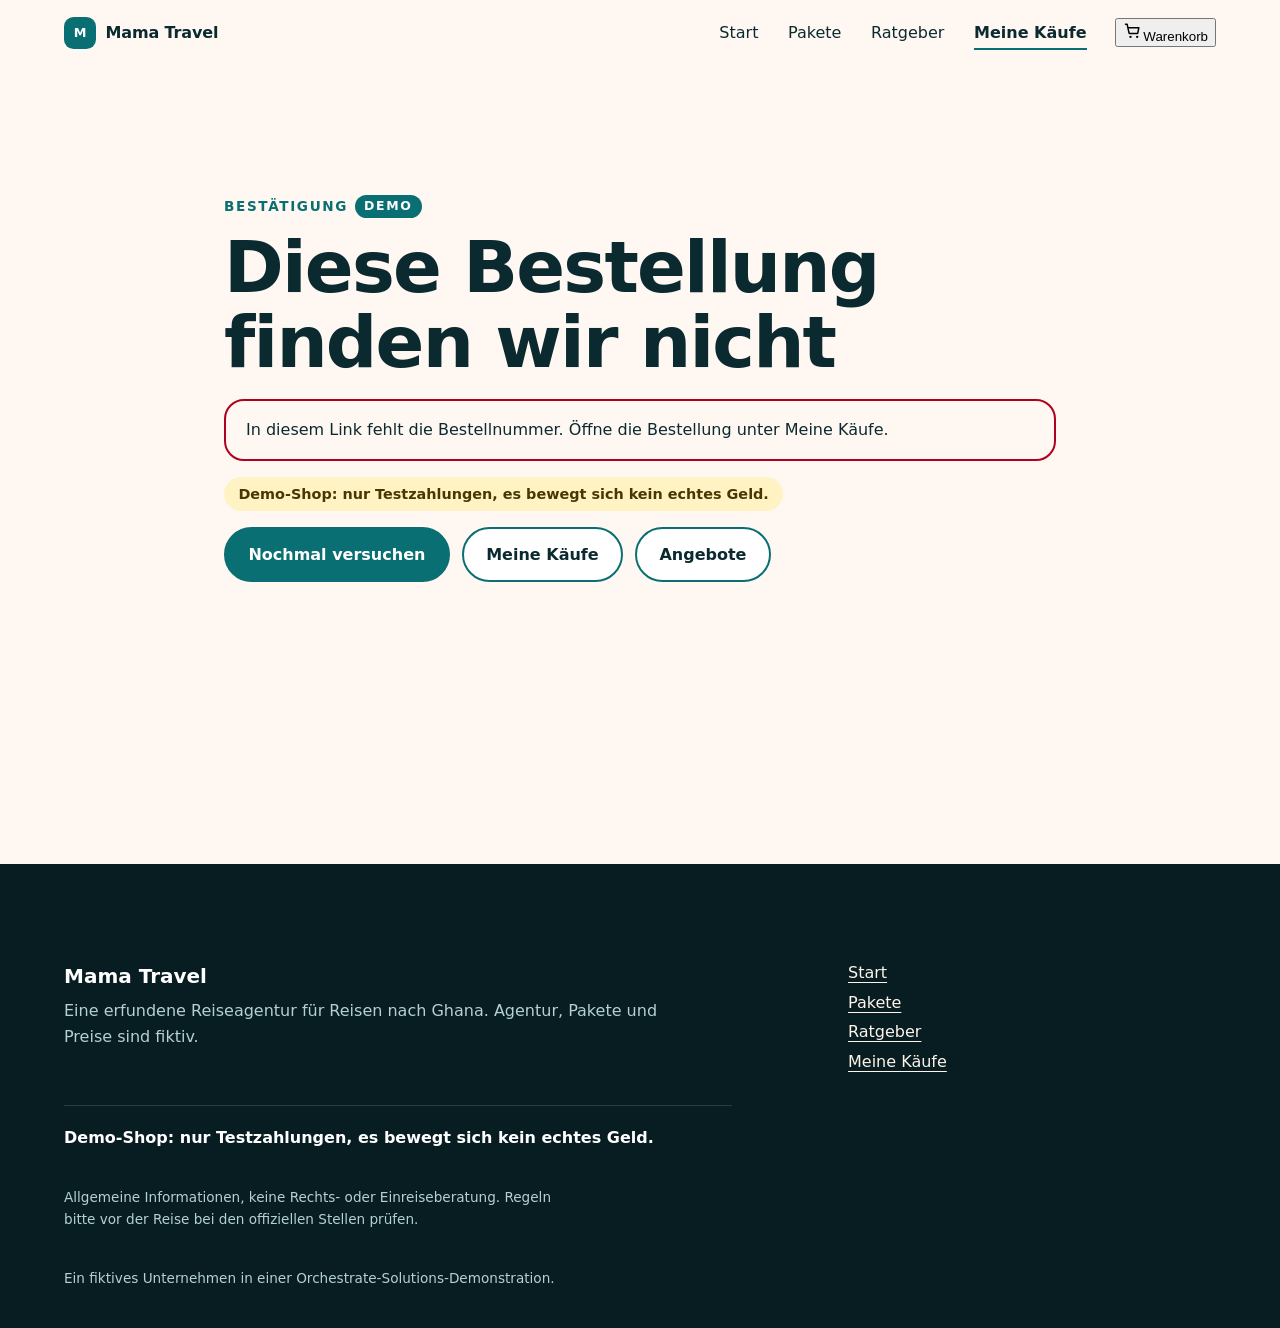
<file: pages/order.html>
<!doctype html>
<html lang="de">
<head>
<meta charset="utf-8">
<meta name="viewport" content="width=device-width, initial-scale=1">
<title>Deine Buchung</title>
<meta name="description" content="Deine Bestätigung: Bestellnummer, was du gebucht hast, wie es weitergeht und deine Quittung. Demo: nur Testzahlungen.">
<style>@view-transition { navigation: auto; }</style>
<link rel="stylesheet" href="../css/tokens.css">
<link rel="stylesheet" href="../css/layout.css">
<link rel="stylesheet" href="../css/site.css">
<link rel="stylesheet" href="../css/shop/core.css">
<link rel="stylesheet" href="../css/shop/order.css">
<script src="../js/nav.js" defer></script>
<script src="../js/motion.js" defer></script>
<script src="../js/app.js" defer></script>
<script src="../js/shop/core.js" defer></script>
<script src="../js/shop/cart.js" defer></script>
<script src="../js/shop/order.js" defer></script>
</head>
<body>
<main id="main">
  <section class="band ord">
    <div class="ord__wrap" id="order-root" aria-live="polite">
      <p class="ord__eyebrow">Bestätigung <span class="ord__badge">Demo</span></p>
      <h1 class="ord__title">Einen Moment, wir prüfen deine Zahlung …</h1>
      <noscript><p>Diese Seite braucht JavaScript, um deine Bestellung zu zeigen.</p></noscript>
    </div>
  </section>
</main>
</body>
</html>
</file>
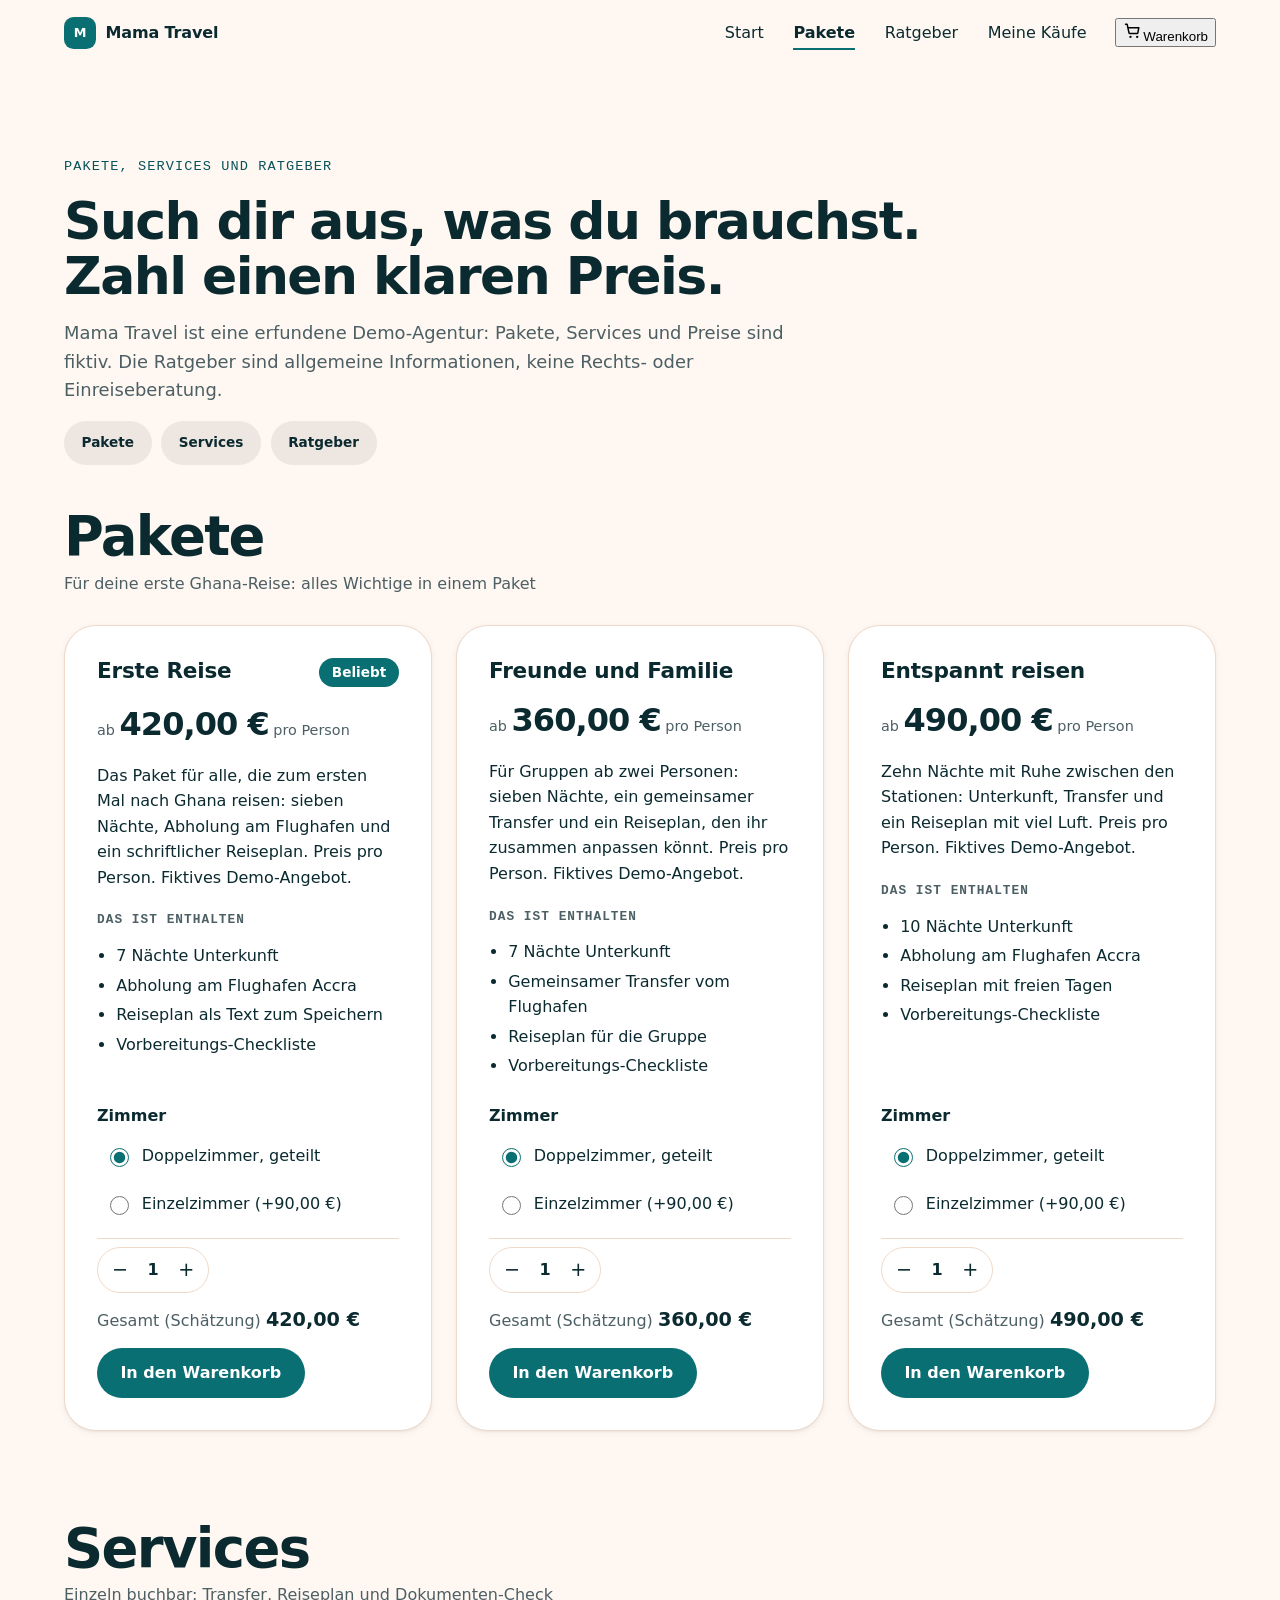
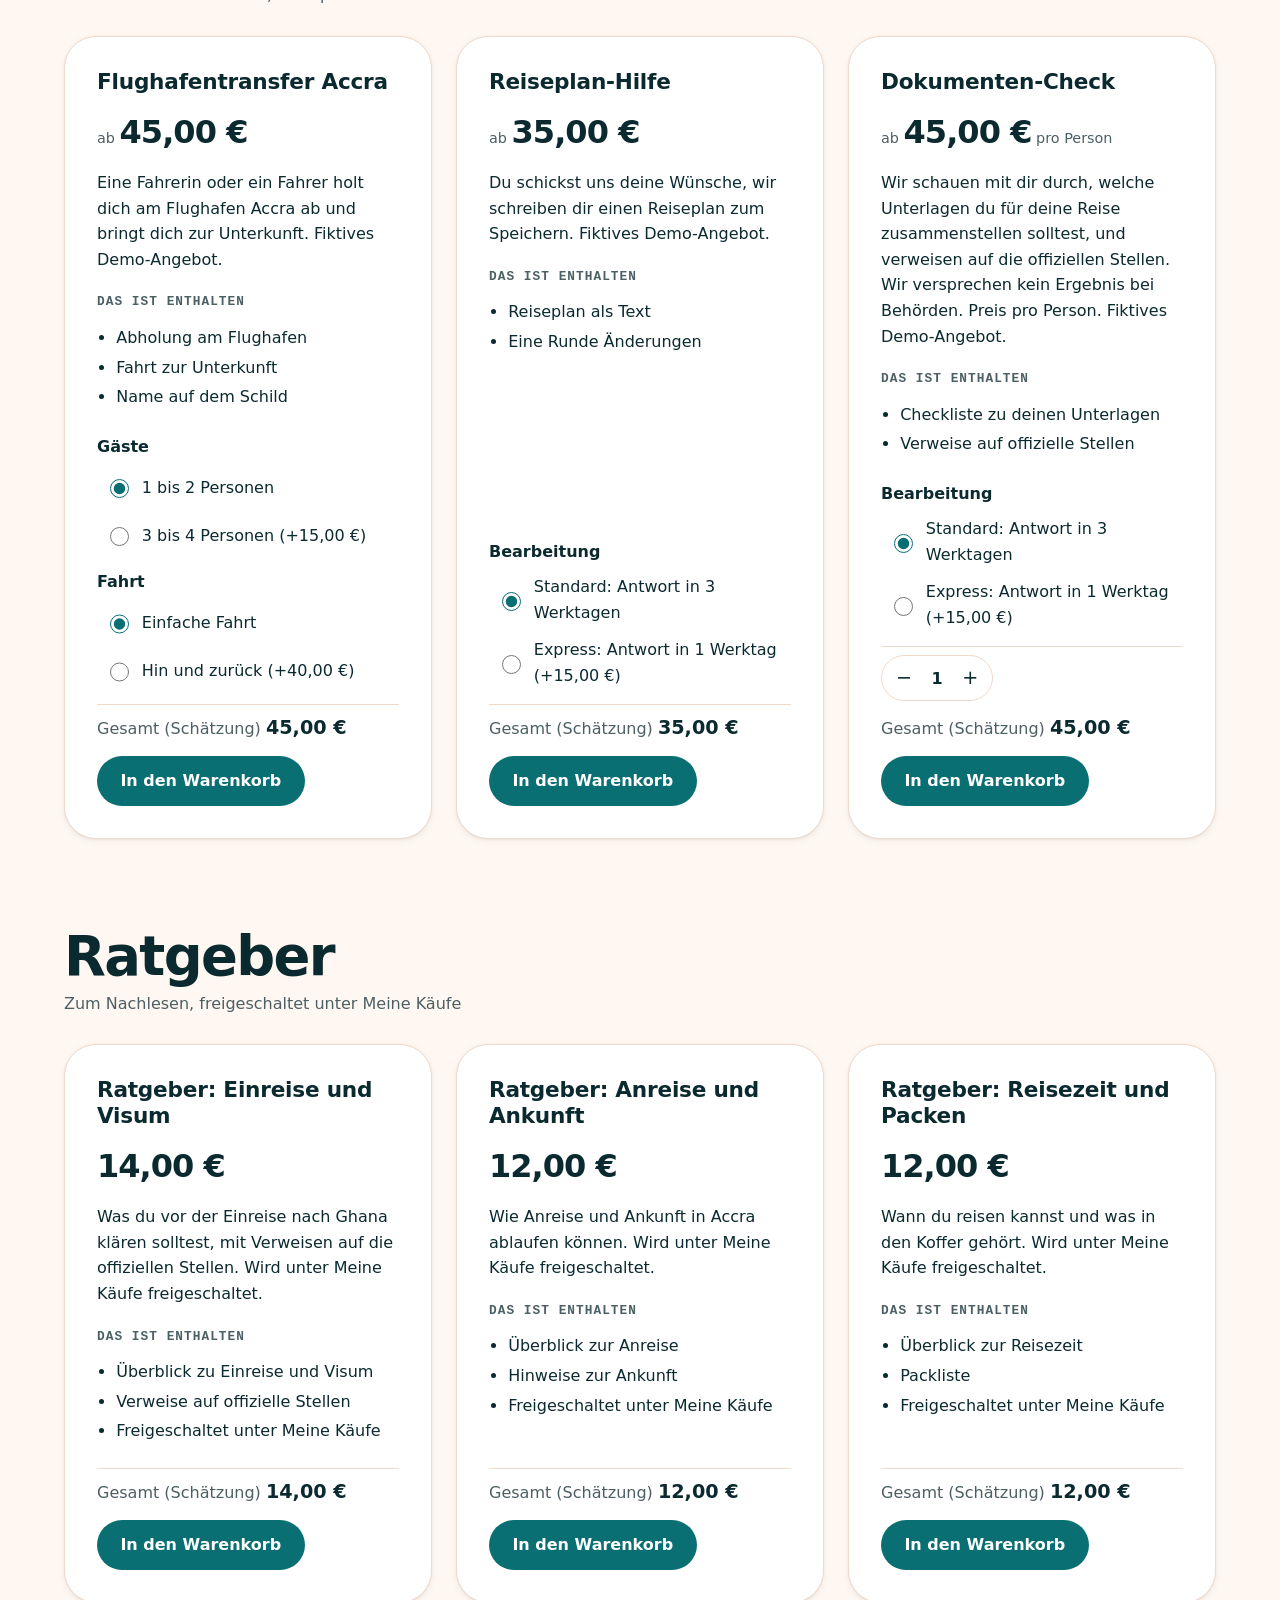
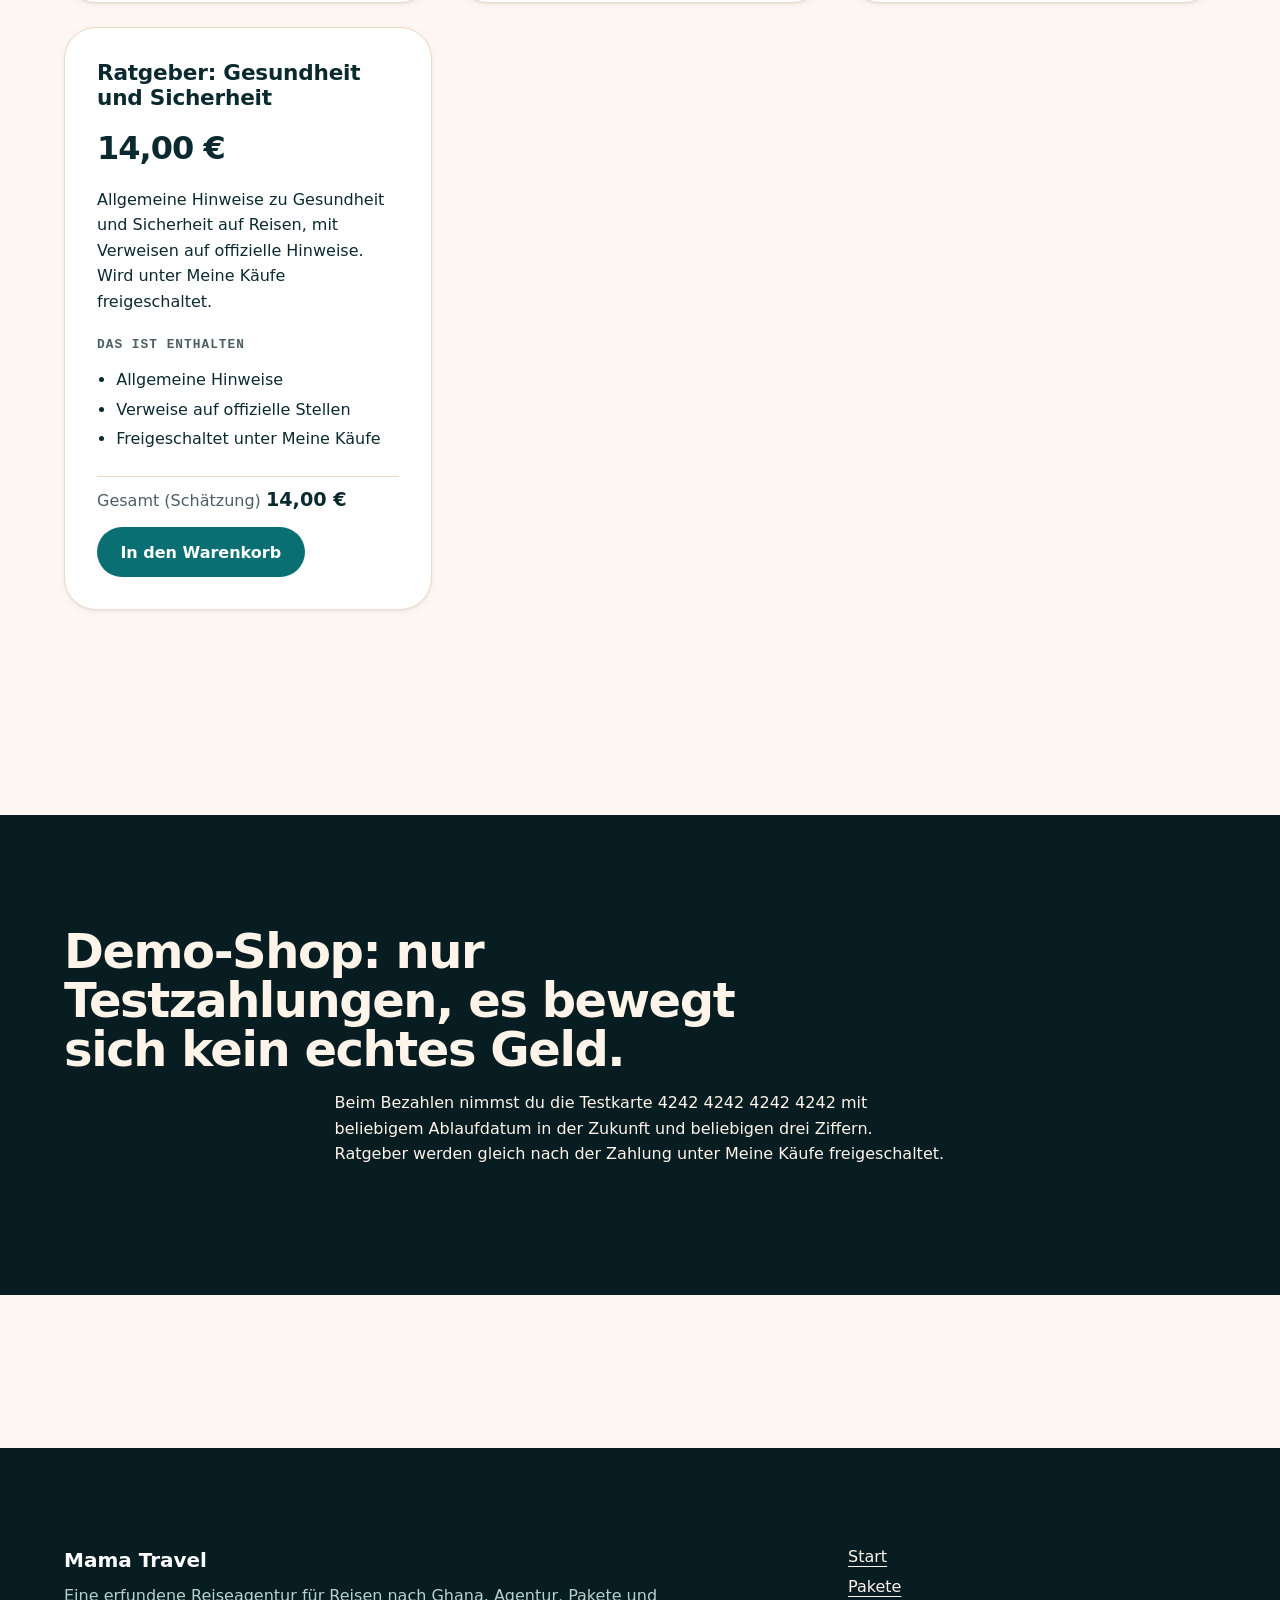
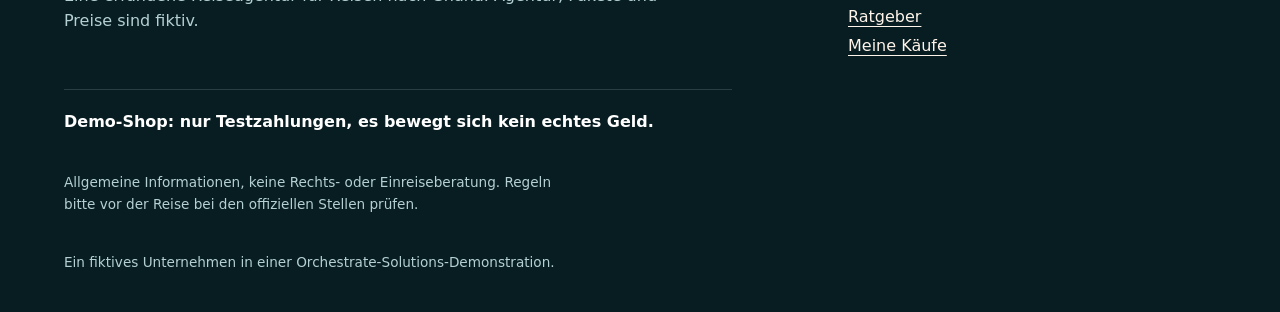
<file: pages/services.html>
<!doctype html>
<html lang="de">
<head>
<meta charset="utf-8">
<meta name="viewport" content="width=device-width, initial-scale=1">
<title>Pakete, Services und Ratgeber | Mama Travel</title>
<meta name="description" content="Alle Pakete, Services und Ratgeber mit Preisen, Leistungen und Optionen. Fiktive Demo-Agentur, nur Testzahlungen.">
<style>@view-transition { navigation: auto; }</style>
<link rel="stylesheet" href="../css/tokens.css">
<link rel="stylesheet" href="../css/layout.css">
<link rel="stylesheet" href="../css/site.css">
<link rel="stylesheet" href="../css/shop/core.css">
<link rel="stylesheet" href="../css/shop/services.css">
<script src="../js/nav.js" defer></script>
<script src="../js/motion.js" defer></script>
<script src="../js/app.js" defer></script>
<script src="../js/shop/core.js" defer></script>
<script src="../js/shop/cart.js" defer></script>
<script src="../js/shop/services.js" defer></script>
</head>
<body>
<main id="main">
  <section class="band svc-hero">
    <p class="svc-eyebrow">Pakete, Services und Ratgeber</p>
    <h1>Such dir aus, was du brauchst. Zahl einen klaren Preis.</h1>
    <p class="svc-lead">Mama Travel ist eine erfundene Demo-Agentur: Pakete, Services und Preise sind fiktiv. Die Ratgeber sind allgemeine Informationen, keine Rechts- oder Einreiseberatung.</p>
    <nav class="svc-tabs" id="svc-tabs" aria-label="Kategorien"></nav>
  </section>
  <section class="band svc-list" id="svc-root" aria-live="polite">
    <p class="svc-loading">Angebote werden geladen …</p>
    <noscript>
      <p>Für Preise und den Warenkorb braucht diese Seite JavaScript. Unsere Angebote:</p>
      <h2>Pakete</h2>
      <ul>
        <li>Erste Reise</li>
        <li>Freunde und Familie</li>
        <li>Entspannt reisen</li>
      </ul>
      <h2>Services</h2>
      <ul>
        <li>Flughafentransfer Accra</li>
        <li>Reiseplan-Hilfe</li>
        <li>Dokumenten-Check</li>
      </ul>
      <h2>Ratgeber</h2>
      <ul>
        <li>Ratgeber: Einreise und Visum</li>
        <li>Ratgeber: Anreise und Ankunft</li>
        <li>Ratgeber: Reisezeit und Packen</li>
        <li>Ratgeber: Gesundheit und Sicherheit</li>
      </ul>
    </noscript>
  </section>
  <section class="band band--dark svc-note">
    <h2 data-reveal>Demo-Shop: nur Testzahlungen, es bewegt sich kein echtes Geld.</h2>
    <p data-reveal>Beim Bezahlen nimmst du die Testkarte 4242 4242 4242 4242 mit beliebigem Ablaufdatum in der Zukunft und beliebigen drei Ziffern. Ratgeber werden gleich nach der Zahlung unter Meine Käufe freigeschaltet.</p>
  </section>
</main>
</body>
</html>
</file>
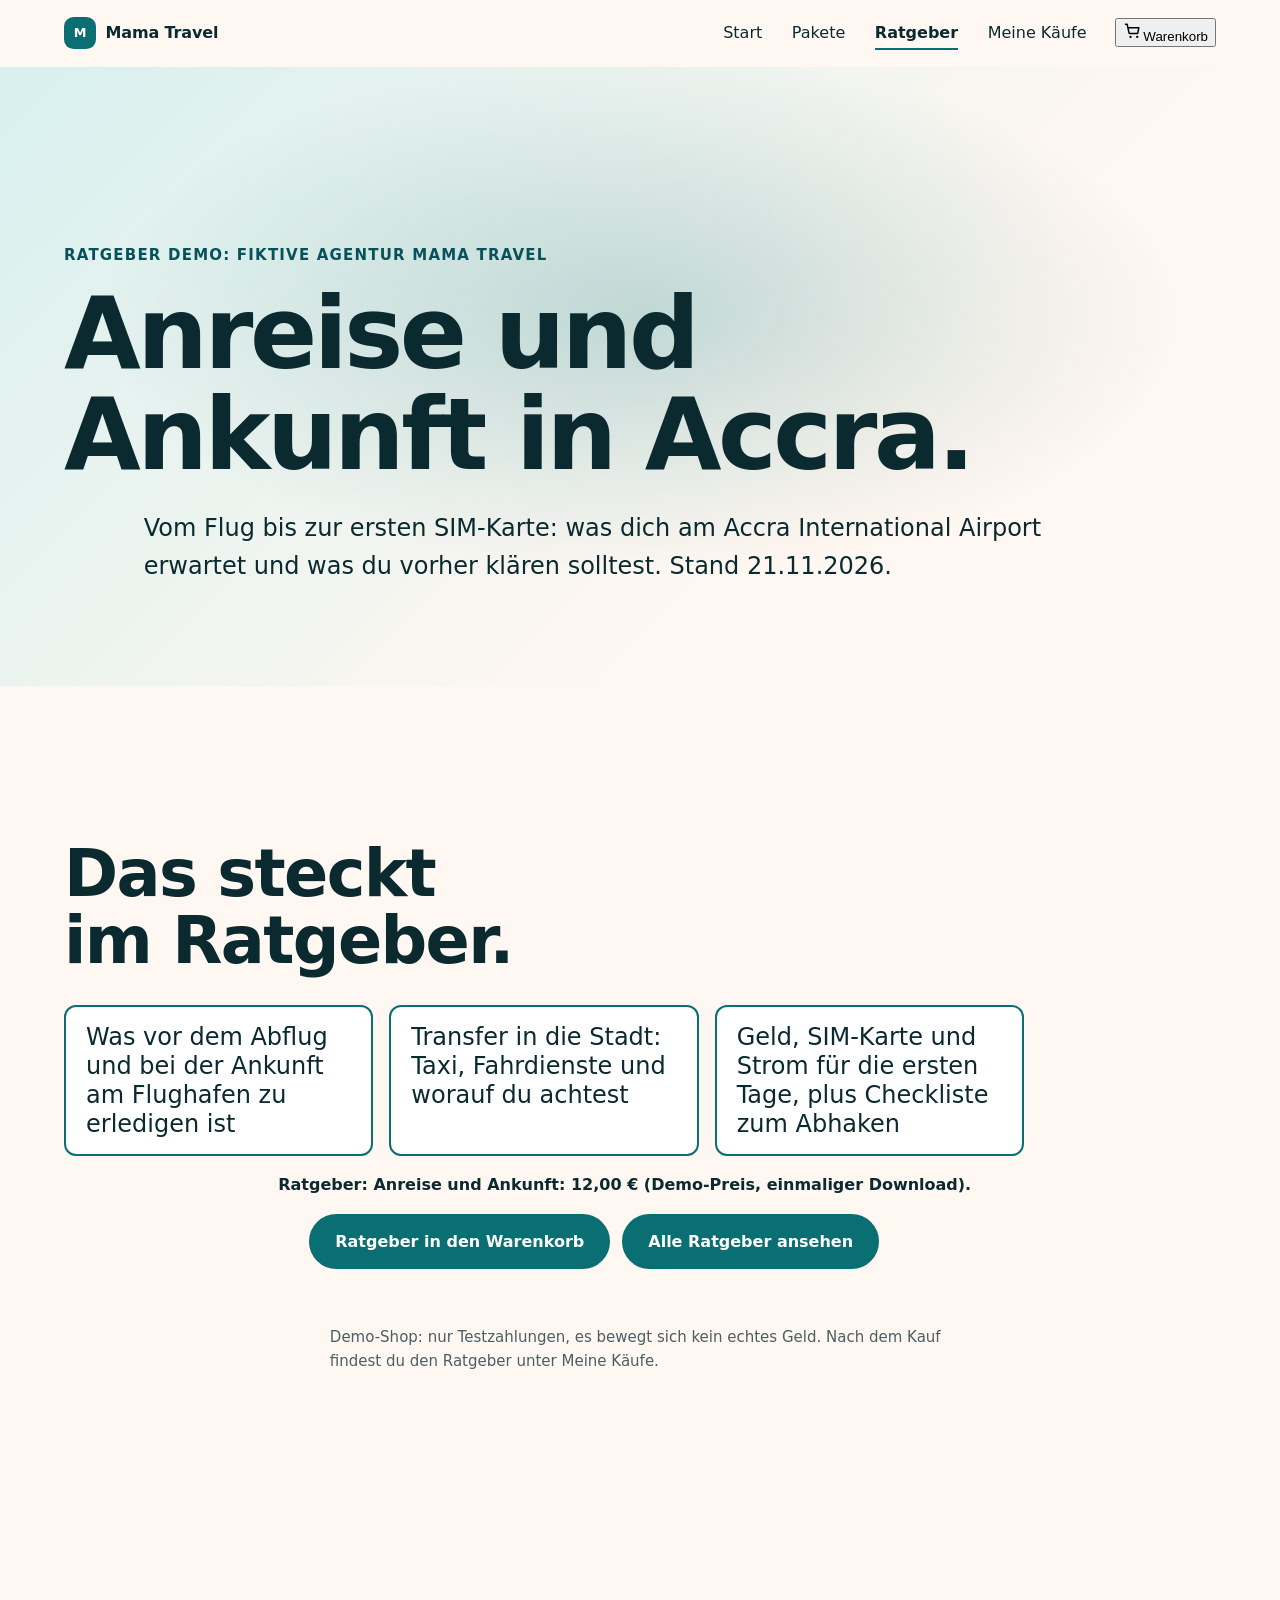
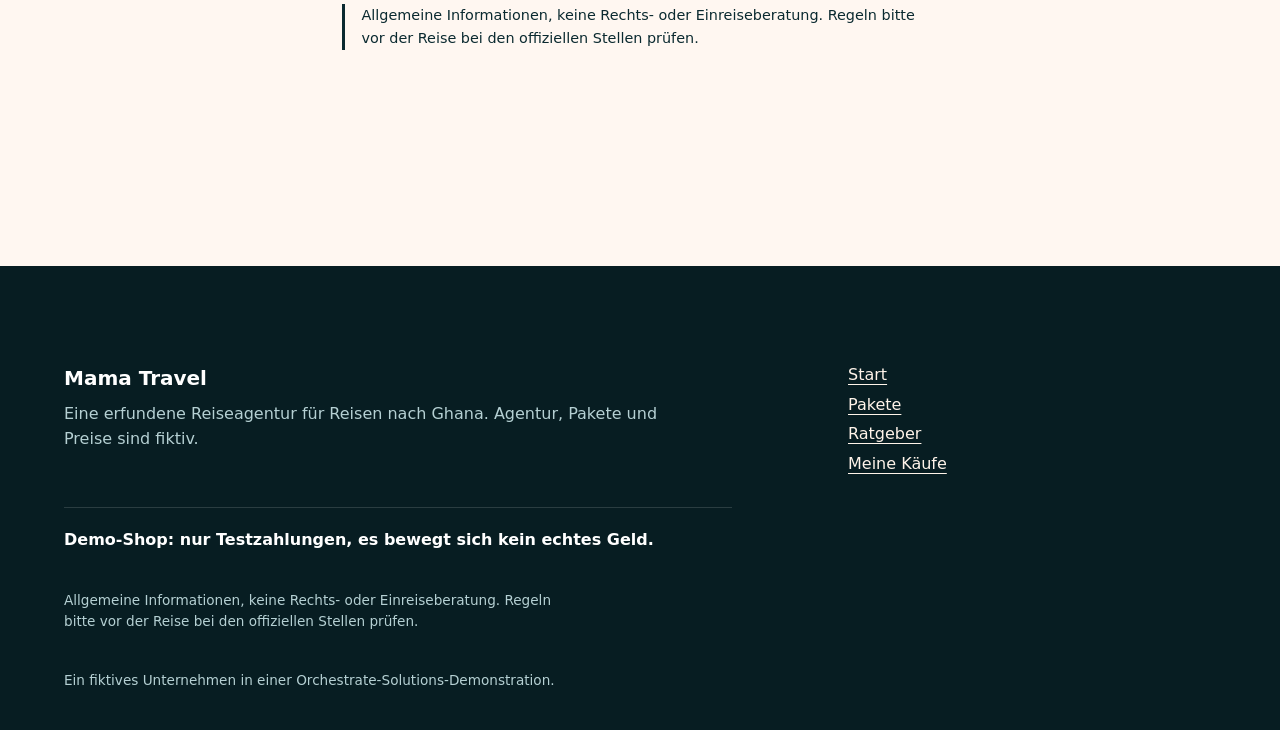
<file: pages/guides/anreise-ankunft.html>
<!doctype html>
<html lang="de">
<head>
<meta charset="utf-8">
<meta name="viewport" content="width=device-width, initial-scale=1">
<title>Ratgeber: Anreise und Ankunft in Ghana</title>
<meta name="description" content="Anreise nach Accra Schritt für Schritt: Accra International Airport, Transfer, Geld und SIM-Karte. Stand 21.11.2026, mit Quellen und Checkliste.">
<style>@view-transition { navigation: auto; }</style>
<link rel="stylesheet" href="../../css/tokens.css">
<link rel="stylesheet" href="../../css/layout.css">
<link rel="stylesheet" href="../../css/site.css">
<link rel="stylesheet" href="../../css/shop/core.css">
<link rel="stylesheet" href="../../css/guides.css">
<script src="../../js/nav.js" defer></script>
<script src="../../js/motion.js" defer></script>
<script src="../../js/app.js" defer></script>
<script src="../../js/shop/core.js" defer></script>
<script src="../../js/shop/cart.js" defer></script>
<style>.band--dark .gd-source { color: var(--on-dark-muted); } .gd-steps h3, .gd-card h3 { hyphens: auto; overflow-wrap: break-word; }</style>
</head>
<body data-guide="anreise-ankunft">
<main id="main">
  <section class="band gd-hero">
    <p class="gd-eyebrow" data-reveal>Ratgeber <span class="demo-label">Demo: fiktive Agentur Mama Travel</span></p>
    <h1 data-words>Anreise und Ankunft in Accra.</h1>
    <p class="gd-lead" data-reveal>Vom Flug bis zur ersten SIM-Karte: was dich am Accra International Airport erwartet und was du vorher klären solltest. Stand 21.11.2026.</p>
    <p class="gd-chips" data-reveal data-locked><a href="#flughafen">Flughafen</a> <a href="#transfer">Transfer</a> <a href="#geld">Geld</a> <a href="#sim">SIM und Strom</a> <a href="#checkliste">Checkliste</a></p>
  </section>

  <section class="band gd-sec gd-teaser" data-teaser aria-labelledby="h-teaser">
    <h2 id="h-teaser" data-reveal>Das steckt im Ratgeber.</h2>
    <ul class="gd-prep gd-prep--light">
      <li data-reveal>Was vor dem Abflug und bei der Ankunft am Flughafen zu erledigen ist</li>
      <li data-reveal>Transfer in die Stadt: Taxi, Fahrdienste und worauf du achtest</li>
      <li data-reveal>Geld, SIM-Karte und Strom für die ersten Tage, plus Checkliste zum Abhaken</li>
    </ul>
    <p class="gd-price" id="gd-price" data-reveal></p>
    <p class="gd-actions"><button type="button" class="gd-btn" id="gd-add" disabled>Ratgeber in den Warenkorb</button> <a class="gd-btn gd-btn--ghost" href="../services.html#guides">Alle Ratgeber ansehen</a></p>
    <p class="gd-status" id="gd-status" role="status" aria-live="polite"></p>
    <p class="gd-test">Demo-Shop: nur Testzahlungen, es bewegt sich kein echtes Geld. Nach dem Kauf findest du den Ratgeber unter Meine Käufe.</p>
  </section>

  <section class="band gd-sec" id="flughafen" data-locked aria-labelledby="h-flug">
    <h2 id="h-flug" data-reveal>Flug und Flughafen</h2>
    <ol class="gd-steps">
      <li data-reveal>
        <h3>1. Dokumente vor dem Abflug</h3>
        <p>Du brauchst einen Reisepass mit mindestens sechs Monaten Gültigkeit ab Einreise (kein Personalausweis) und ein Visum, das du vor der Reise beantragst. Das Visum bei Ankunft wurde ersetzt: Verlass dich nicht darauf. <span class="gd-asof">Stand 21.11.2026</span></p>
        <p>Alles dazu steht im Ratgeber zur Einreise. Mama Travel beantragt kein Visum für dich.</p>
      </li>
      <li data-reveal>
        <h3>2. Gesundheitserklärung und Impfnachweis</h3>
        <p>Die Gesundheitserklärung füllst du vor Reisebeginn online aus: <a href="https://ehds.ghs.gov.gh/declaration" rel="noopener">ehds.ghs.gov.gh/declaration</a>, Pflicht seit 12.11.2026. Den QR-Code zeigst du bei der Ankunft vor. Die Gelbfieber-Impfung ist Pflicht; nimm den Impfnachweis mit. <span class="gd-asof">Stand 21.11.2026</span></p>
      </li>
      <li data-reveal>
        <h3>3. Ankunft in Accra</h3>
        <p>Du landest am Accra International Airport (Code ACC). Seit 23.02.2026 heißt er wieder so, früher hieß er Kotoka. Fotografieren ist am Flughafen verboten. <span class="gd-asof">Stand 21.11.2026</span></p>
      </li>
    </ol>
    <p class="gd-source" data-reveal>Quellen: Auswärtiges Amt, Stand 21.11.2026; Graphic, 24.02.2026; Government of Canada, 02.11.2026. Genaue Flugzeiten und Airlines nennen wir nicht: Bitte bei der Fluggesellschaft prüfen.</p>
  </section>

  <section class="band band--dark gd-sec" id="transfer" data-locked aria-labelledby="h-transfer">
    <h2 id="h-transfer" data-reveal>Vom Flughafen zur Unterkunft</h2>
    <ul class="gd-prep">
      <li data-reveal>Uber, Bolt und Yango sind in Accra aktiv</li>
      <li data-reveal>Nutze lizenzierte Taxis und vereinbare den Fahrpreis vorher</li>
      <li data-reveal>Prüfe Fahrerin oder Fahrer und Fahrzeug vor dem Einsteigen: Die Fahrzeugbehörde meldete im August 2026 viele gefälschte Führerscheine</li>
      <li data-reveal>Fahr nachts nicht allein Taxi und zwischen Städten möglichst bei Tageslicht</li>
      <li data-reveal>Tro-tros (Minibusse) wegen des Unfallrisikos lieber meiden</li>
      <li data-reveal>Bis Kokrobite sind es rund 26 km: je nach Verkehr etwa ein bis zwei Stunden (Schätzung)</li>
    </ul>
    <p class="gd-source" data-reveal>Quellen: Government of Canada, 02.11.2026; OBG 2024; Yen, August 2026. Keine Garantie auf Pünktlichkeit. Ein Flughafentransfer ist bei Mama Travel ein Demo-Angebot mit fiktivem Preis.</p>
  </section>

  <section class="band gd-sec" id="geld" data-locked aria-labelledby="h-geld">
    <h2 id="h-geld" data-reveal>Geld für die ersten Tage</h2>
    <div class="gd-grid">
      <article class="gd-card" data-reveal>
        <h3>Währung</h3>
        <p>Der Cedi (GHS) hat 100 Pesewas. Wechsle nur bei Banken oder lizenzierten Wechselstuben. <span class="gd-asof">Stand 21.11.2026</span></p>
      </article>
      <article class="gd-card" data-reveal>
        <h3>Karte und Bargeld</h3>
        <p>Visa ist verbreiteter als Mastercard. Karten- und Geldautomatenbetrug kommt häufig vor: Zahl wo möglich bar und achte auf Skimmer. Mobile Money ist weit verbreitet, trotzdem gehört Bargeld ins Gepäck. <span class="gd-asof">Stand 21.11.2026</span></p>
      </article>
      <article class="gd-card" data-reveal>
        <h3>Zoll</h3>
        <p>Bargeld über 10.000 US-Dollar meldest du auf dem Formular FX-5 an. <span class="gd-asof">Stand 21.11.2026</span></p>
        <p>Zur Ausfuhr von Cedi: bitte bei den offiziellen Stellen prüfen.</p>
      </article>
    </div>
    <p class="gd-source" data-reveal>Quellen: Bank of Ghana 2025/26; OBG 2024; Government of Canada, 02.11.2026; FCDO, 04.11.2026. Den Wechselkurs nennen wir nicht, er ändert sich täglich.</p>
  </section>

  <section class="band band--dark gd-sec" id="sim" data-locked aria-labelledby="h-sim">
    <h2 id="h-sim" data-reveal>SIM-Karte und Strom</h2>
    <div class="gd-grid">
      <article class="gd-card" data-reveal>
        <h3>SIM-Karte</h3>
        <p>Für Besucher gilt laut Kommunikationsministerium: Reisepass plus Einreisenachweis. 3G/4G ist in Städten am stärksten, die Landesvorwahl ist +233. <span class="gd-asof">Stand 21.11.2026</span></p>
        <p>Roaming-Preise deines Anbieters, eSIM-Angebote und Regeln zur Laufzeit: bitte beim Anbieter und bei den offiziellen Stellen prüfen.</p>
      </article>
      <article class="gd-card" data-reveal>
        <h3>Strom</h3>
        <p>230 V, 50 Hz, Steckdosentyp G und D: Der deutsche Schuko-Stecker passt nicht, du brauchst einen Adapter. <span class="gd-asof">Stand 21.11.2026</span></p>
        <p>Stromausfälle kamen 2026 vor, etwa sechs Stunden in Teilen von Greater Accra vom 01. bis 05.11.2026. Eine Powerbank hilft.</p>
      </article>
    </div>
    <p class="gd-source gd-source--dark" data-reveal>Quellen: Kommunikationsministerium/NCA, FAQ 2026; OBG 2024; Steckdosen-Referenz (Sekundärquelle); Yen, November 2026.</p>
  </section>

  <section class="band gd-sec gd-check" id="checkliste" data-locked aria-labelledby="h-check">
    <h2 id="h-check" data-reveal>Deine Checkliste</h2>
    <p class="prose" data-reveal>Haken setzen, wir merken sie uns. Sie bleiben nur in diesem Browser gespeichert, nichts wird gesendet.</p>
    <p class="gd-progress" id="gd-progress" role="status" aria-live="polite"></p>
    <ul class="gd-checks" id="gd-checks">
      <li><label><input type="checkbox" data-k="pass"> Reisepass und Visum bereit</label></li>
      <li><label><input type="checkbox" data-k="health"> Gesundheitserklärung ausgefüllt, QR-Code gespeichert</label></li>
      <li><label><input type="checkbox" data-k="gelb"> Impfnachweis Gelbfieber dabei</label></li>
      <li><label><input type="checkbox" data-k="transfer"> Transfer zur Unterkunft geklärt</label></li>
      <li><label><input type="checkbox" data-k="cash"> Etwas Bargeld und eine Visa-Karte</label></li>
      <li><label><input type="checkbox" data-k="sim"> Reisepass und Einreisenachweis für die SIM-Karte griffbereit</label></li>
      <li><label><input type="checkbox" data-k="adapter"> Adapter Typ G/D und Powerbank eingepackt</label></li>
    </ul>
    <button type="button" class="gd-reset" id="gd-reset">Zurücksetzen</button>
  </section>

  <section class="band band--dark gd-sec gd-help" id="hilfe" data-locked aria-labelledby="h-hilfe">
    <h2 id="h-hilfe" data-reveal>Du möchtest abgeholt werden?</h2>
    <p data-reveal>Mama Travel ist eine fiktive Demo-Agentur. Den Flughafentransfer Accra gibt es als Demo-Angebot mit fiktivem Preis, ohne Garantie auf Pünktlichkeit.</p>
    <p class="gd-actions" data-reveal><a class="gd-btn" href="../services.html#flughafentransfer">Flughafentransfer ansehen</a> <a class="gd-btn gd-btn--ghost" href="../services.html">Alle Angebote</a></p>
    <p class="gd-test">Demo-Shop: nur Testzahlungen, es bewegt sich kein echtes Geld.</p>
  </section>

  <section class="band gd-end">
    <p class="guide-note" data-reveal>Allgemeine Informationen, keine Rechts- oder Einreiseberatung. Regeln bitte vor der Reise bei den offiziellen Stellen prüfen.</p>
  </section>
</main>
<script>
(function () {
  var KEY = 'shop:mama-reisen:anreise-checkliste', boxes = [].slice.call(document.querySelectorAll('#gd-checks input')), out = document.getElementById('gd-progress'), state = {};
  try { state = JSON.parse(localStorage.getItem(KEY) || '{}') || {}; } catch (e) { state = {}; }
  function show() { out.textContent = boxes.filter(function (b) { return b.checked; }).length + ' von ' + boxes.length + ' erledigt'; }
  function save() { try { localStorage.setItem(KEY, JSON.stringify(state)); } catch (e) { /* nur diese Sitzung */ } }
  boxes.forEach(function (b) { b.checked = !!state[b.dataset.k]; b.addEventListener('change', function () { state[b.dataset.k] = b.checked; save(); show(); }); });
  document.getElementById('gd-reset').addEventListener('click', function () { state = {}; boxes.forEach(function (b) { b.checked = false; }); save(); show(); });
  show();

  function init() {
    var S = window.Shop, btn = document.getElementById('gd-add'), price = document.getElementById('gd-price'), status = document.getElementById('gd-status');
    function fail() {
      price.innerHTML = 'Der Preis lässt sich gerade nicht laden. <button type="button" class="gd-reset" id="gd-retry">Erneut versuchen</button>';
      document.getElementById('gd-retry').addEventListener('click', load);
    }
    function load() {
      if (!S) { price.textContent = 'Den Preis findest du unter Ratgeber.'; return; }
      price.textContent = 'Preis wird geladen …';
      S.catalog().then(function (c) {
        var item = (c.items || []).filter(function (i) { return i.id === 'anreise-ankunft'; })[0];
        if (!item) throw new Error('missing');
        price.textContent = item.name + ': ' + S.money(item.price, c.currency) + ' (Demo-Preis, einmaliger Download).';
        btn.disabled = false;
        btn.onclick = function () { S.addToCart({ item: item.id, qty: 1, options: {} }); status.textContent = 'Der Ratgeber liegt im Warenkorb. Zur Kasse geht es über den Warenkorb.'; };
      }).catch(fail);
    }
    load();
  }
  if (document.readyState === 'loading') document.addEventListener('DOMContentLoaded', init); else init();
})();
</script>
</body>
</html>
</file>
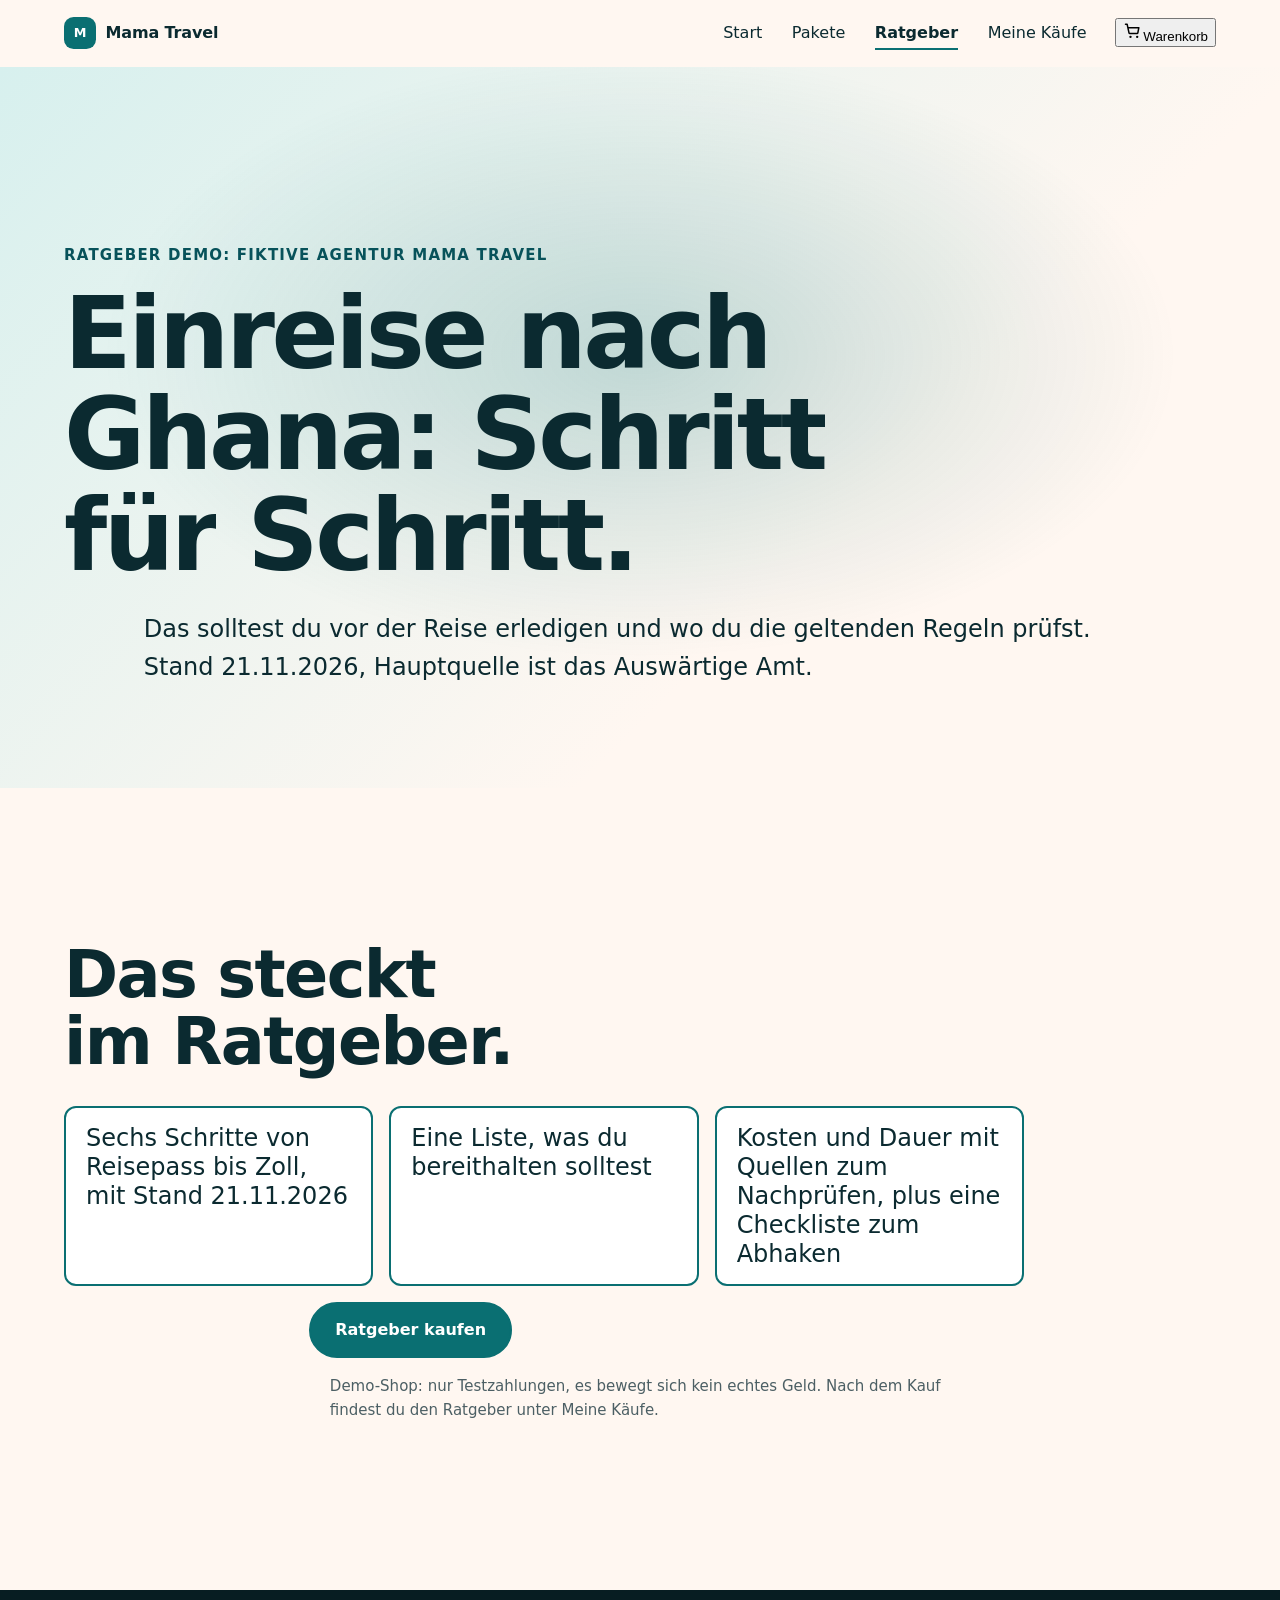
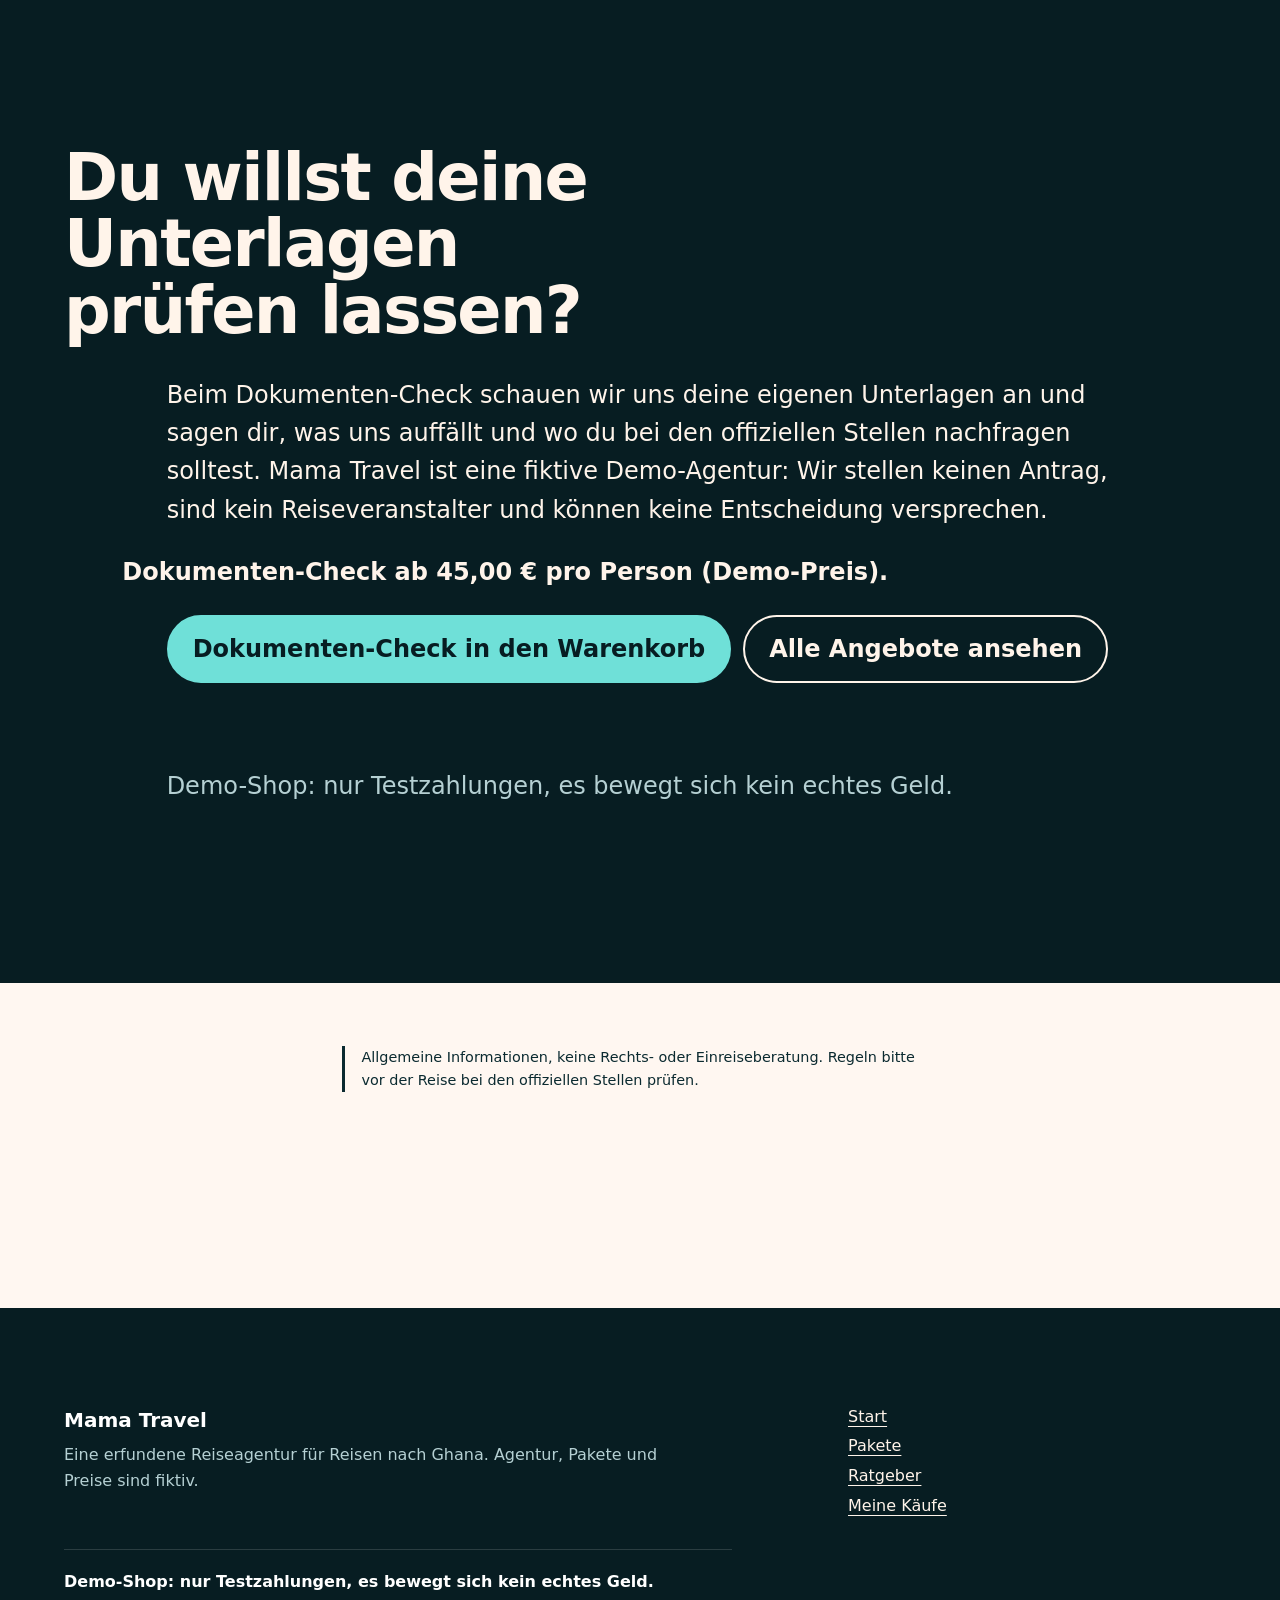
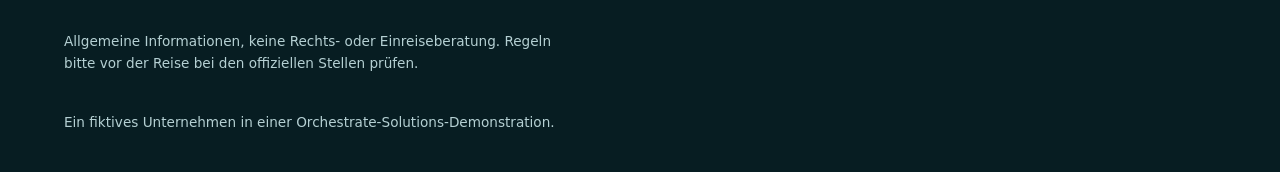
<file: pages/guides/einreise-visum.html>
<!doctype html>
<html lang="de">
<head>
<meta charset="utf-8">
<meta name="viewport" content="width=device-width, initial-scale=1">
<title>Ratgeber: Einreise und Visum für Ghana</title>
<meta name="description" content="Einreise nach Ghana für Deutsche Schritt für Schritt: Reisepass, Visum, Impfung, Gesundheitserklärung und Zoll. Stand 21.11.2026, mit Quellen und Checkliste.">
<style>@view-transition { navigation: auto; }</style>
<link rel="stylesheet" href="../../css/tokens.css">
<link rel="stylesheet" href="../../css/layout.css">
<link rel="stylesheet" href="../../css/site.css">
<link rel="stylesheet" href="../../css/shop/core.css">
<link rel="stylesheet" href="../../css/guides.css">
<script src="../../js/nav.js" defer></script>
<script src="../../js/motion.js" defer></script>
<script src="../../js/app.js" defer></script>
<script src="../../js/shop/core.js" defer></script>
<script src="../../js/shop/cart.js" defer></script>
</head>
<body data-guide="einreise-visum">
<main id="main">
  <section class="band gd-hero">
    <p class="gd-eyebrow" data-reveal>Ratgeber <span class="demo-label">Demo: fiktive Agentur Mama Travel</span></p>
    <h1 data-words>Einreise nach Ghana: Schritt für Schritt.</h1>
    <p class="gd-lead" data-reveal>Das solltest du vor der Reise erledigen und wo du die geltenden Regeln prüfst. Stand 21.11.2026, Hauptquelle ist das Auswärtige Amt.</p>
    <p class="gd-chips" data-reveal data-locked><a href="#schritte">Schritte</a> <a href="#vorbereiten">Vorbereiten</a> <a href="#kosten">Kosten und Dauer</a> <a href="#checkliste">Checkliste</a> <a href="#hilfe">Hilfe</a></p>
  </section>

  <section class="band gd-sec gd-teaser" data-teaser aria-labelledby="h-teaser">
    <h2 id="h-teaser" data-reveal>Das steckt im Ratgeber.</h2>
    <ul class="gd-prep gd-prep--light">
      <li data-reveal>Sechs Schritte von Reisepass bis Zoll, mit Stand 21.11.2026</li>
      <li data-reveal>Eine Liste, was du bereithalten solltest</li>
      <li data-reveal>Kosten und Dauer mit Quellen zum Nachprüfen, plus eine Checkliste zum Abhaken</li>
    </ul>
    <p class="gd-actions" data-reveal><a class="gd-btn" href="../services.html#einreise-visum">Ratgeber kaufen</a></p>
    <p class="gd-test">Demo-Shop: nur Testzahlungen, es bewegt sich kein echtes Geld. Nach dem Kauf findest du den Ratgeber unter Meine Käufe.</p>
  </section>

  <section class="band gd-sec" id="schritte" data-locked aria-labelledby="h-schritte">
    <h2 id="h-schritte" data-reveal>Die Schritte</h2>
    <ol class="gd-steps">
      <li data-reveal>
        <h3>1. Reisedokument prüfen</h3>
        <p>Du brauchst einen Reisepass, vorläufigen Reisepass oder Kinderreisepass. Personalausweis und vorläufiger Personalausweis werden nicht akzeptiert. Der Pass muss ab Einreisedatum mindestens sechs Monate gültig sein.</p>
      </li>
      <li data-reveal>
        <h3>2. Visum vor der Reise beantragen</h3>
        <p>Deutsche brauchen ein Visum, das vor der Einreise beantragt wird. Das Visum bei Ankunft wurde ersetzt: Verlass dich nicht darauf.</p>
        <p>Das E-Visum läuft seit Mai 2026 über das offizielle Portal <a href="https://evisa.immigration.gov.gh" rel="noopener">evisa.immigration.gov.gh</a>. Alternativ kannst du bei der Botschaft von Ghana in Berlin beantragen. Mama Travel beantragt kein Visum für dich und garantiert nichts.</p>
      </li>
      <li data-reveal>
        <h3>3. Gelbfieber-Impfung</h3>
        <p>Die Impfung ist Pflicht für alle ab neun Monaten, mindestens 10 Tage vor der Reise. Der Impfnachweis gilt lebenslang. Zur Malaria, die in ganz Ghana vorkommt, frag vorab eine Reiseklinik oder Tropenmedizin.</p>
      </li>
      <li data-reveal>
        <h3>4. Gesundheitserklärung online</h3>
        <p>Füll sie vor Reisebeginn aus: <a href="https://ehds.ghs.gov.gh/declaration" rel="noopener">ehds.ghs.gov.gh/declaration</a>, Pflicht seit 12.11.2026. Den erzeugten QR-Code zeigst du bei der Ankunft vor.</p>
      </li>
      <li data-reveal>
        <h3>5. Zoll und Geld</h3>
        <p>Bargeld über 10.000 US-Dollar meldest du auf dem Formular FX-5 an. Zollfrei sind Spirituosen 375 ml, Wein 750 ml und Tabak 0,5 kg zusammen. Tarnkleidung ist verboten. Die Währung ist der Cedi (GHS). Visa ist verbreiteter als Mastercard, und Kartenbetrug kommt vor.</p>
      </li>
      <li data-reveal>
        <h3>6. Versicherung und Adapter</h3>
        <p>Eine Auslandskranken- und Rücktransportversicherung wird empfohlen: Die Gesundheitsversorgung außerhalb von Accra ist unzureichend, oft ist Vorauszahlung nötig. Steckdosen: 230 V, 50 Hz, Typ G und D, also nicht der deutsche Schuko-Stecker.</p>
      </li>
    </ol>
  </section>

  <section class="band band--dark gd-sec" id="vorbereiten" data-locked aria-labelledby="h-prep">
    <h2 id="h-prep" data-reveal>Das solltest du bereithalten</h2>
    <ul class="gd-prep">
      <li data-reveal>Reisepass mit mindestens sechs Monaten Gültigkeit ab Einreise</li>
      <li data-reveal>Visum oder E-Visum, auch für die Ausreise noch gültig</li>
      <li data-reveal>Impfnachweis Gelbfieber</li>
      <li data-reveal>QR-Code der Gesundheitserklärung, am besten auch ausgedruckt</li>
      <li data-reveal>Passkopie, getrennt vom Pass aufbewahrt</li>
      <li data-reveal>Etwas Bargeld und eine Visa-Karte</li>
    </ul>
  </section>

  <section class="band gd-sec" id="kosten" data-locked aria-labelledby="h-kosten">
    <h2 id="h-kosten" data-reveal>Kosten und Dauer</h2>
    <div class="gd-grid">
      <article class="gd-card" data-reveal>
        <h3>E-Visum</h3>
        <p>Touristenvisum, einmalige Einreise: 260 USD für Inhaber nicht-afrikanischer Pässe, in der Regel 90 Tage ab Ausstellung gültig. <span class="gd-asof">Stand 21.11.2026</span></p>
        <p>Die Bearbeitungszeit nennen die Quellen unterschiedlich: Bitte großzügig planen und auf dem Portal prüfen.</p>
      </article>
      <article class="gd-card" data-reveal>
        <h3>Botschaft in Berlin</h3>
        <p>Antrag online, Unterlagen samt Pass per Post oder persönlich. Bearbeitung zehn Arbeitstage, Express drei. <span class="gd-asof">Stand 21.11.2026</span></p>
        <p>Gebühren der Botschaft: bitte bei der Botschaft prüfen.</p>
      </article>
      <article class="gd-card" data-reveal>
        <h3>Aufenthalt</h3>
        <p>Der Aufenthalt wird bei der Einreise auf 60 Tage begrenzt (bei Visa über zwei Monate). Eine Verlängerung ist kostenpflichtig beim Immigration Service möglich. <span class="gd-asof">Stand 21.11.2026</span></p>
      </article>
    </div>
    <p class="gd-source" data-reveal>Quelle: <a href="https://www.auswaertiges-amt.de/de/service/laender/ghana-node/ghanasicherheit/203372" rel="noopener">Auswärtiges Amt, Ghana: Reise- und Sicherheitshinweise</a>, Stand 21.11.2026. Visumsgültigkeit und Details bitte immer auf dem Portal oder bei der Botschaft von Ghana in Berlin prüfen.</p>
  </section>

  <section class="band gd-sec gd-check" id="checkliste" data-locked aria-labelledby="h-check">
    <h2 id="h-check" data-reveal>Deine Checkliste</h2>
    <p class="prose" data-reveal>Haken setzen, wir merken sie uns. Die Haken bleiben nur in diesem Browser gespeichert, nichts wird gesendet.</p>
    <p class="gd-progress" id="gd-progress" role="status" aria-live="polite"></p>
    <ul class="gd-checks" id="gd-checks">
      <li><label><input type="checkbox" data-k="pass"> Pass gültig, mindestens sechs Monate ab Einreise</label></li>
      <li><label><input type="checkbox" data-k="visa"> Visum beantragt (Portal oder Botschaft in Berlin)</label></li>
      <li><label><input type="checkbox" data-k="gelb"> Gelbfieber-Impfung, mindestens 10 Tage vor der Reise</label></li>
      <li><label><input type="checkbox" data-k="malaria"> Reiseklinik wegen Malaria gefragt</label></li>
      <li><label><input type="checkbox" data-k="health"> Gesundheitserklärung ausgefüllt, QR-Code gespeichert</label></li>
      <li><label><input type="checkbox" data-k="ins"> Auslandskranken- und Rücktransportversicherung</label></li>
      <li><label><input type="checkbox" data-k="copy"> Passkopie dabei</label></li>
      <li><label><input type="checkbox" data-k="adapter"> Adapter Typ G/D eingepackt</label></li>
      <li><label><input type="checkbox" data-k="cash"> Etwas Bargeld und eine Visa-Karte</label></li>
    </ul>
    <button type="button" class="gd-reset" id="gd-reset">Zurücksetzen</button>
  </section>

  <section class="band band--dark gd-sec gd-help" id="hilfe" aria-labelledby="h-hilfe">
    <h2 id="h-hilfe" data-reveal>Du willst deine Unterlagen prüfen lassen?</h2>
    <p data-reveal>Beim Dokumenten-Check schauen wir uns deine eigenen Unterlagen an und sagen dir, was uns auffällt und wo du bei den offiziellen Stellen nachfragen solltest. Mama Travel ist eine fiktive Demo-Agentur: Wir stellen keinen Antrag, sind kein Reiseveranstalter und können keine Entscheidung versprechen.</p>
    <p class="gd-price" id="gd-price" data-reveal></p>
    <p class="gd-actions" data-reveal>
      <button type="button" class="gd-btn" id="gd-add" disabled>Dokumenten-Check in den Warenkorb</button>
      <a class="gd-btn gd-btn--ghost" href="../services.html">Alle Angebote ansehen</a>
    </p>
    <p class="gd-status" id="gd-status" role="status" aria-live="polite"></p>
    <p class="gd-test">Demo-Shop: nur Testzahlungen, es bewegt sich kein echtes Geld.</p>
  </section>

  <section class="band gd-end">
    <p class="guide-note" data-reveal>Allgemeine Informationen, keine Rechts- oder Einreiseberatung. Regeln bitte vor der Reise bei den offiziellen Stellen prüfen.</p>
  </section>
</main>
<script>
(function () {
  /* Checkliste: Haken in localStorage */
  var KEY = 'shop:mama-reisen:einreise-visum', boxes = [].slice.call(document.querySelectorAll('#gd-checks input')), out = document.getElementById('gd-progress'), state = {};
  try { state = JSON.parse(localStorage.getItem(KEY) || '{}') || {}; } catch (e) { state = {}; }
  function show() { out.textContent = boxes.filter(function (b) { return b.checked; }).length + ' von ' + boxes.length + ' erledigt'; }
  function save() { try { localStorage.setItem(KEY, JSON.stringify(state)); } catch (e) { /* nur diese Sitzung */ } }
  boxes.forEach(function (b) { b.checked = !!state[b.dataset.k]; b.addEventListener('change', function () { state[b.dataset.k] = b.checked; save(); show(); }); });
  document.getElementById('gd-reset').addEventListener('click', function () { state = {}; boxes.forEach(function (b) { b.checked = false; }); save(); show(); });
  show();

  /* Passende Hilfe: Preis und Standard-Option kommen aus shop/catalog.json */
  function init() {
    var S = window.Shop, btn = document.getElementById('gd-add'), price = document.getElementById('gd-price'), status = document.getElementById('gd-status');
    if (!S) { price.textContent = 'Die Preise findest du unter Angebote.'; return; }
    S.catalog().then(function (c) {
      var item = (c.items || []).filter(function (i) { return i.id === 'dokumenten-check'; })[0];
      if (!item) throw new Error('missing');
      var opts = {};
      (item.options || []).forEach(function (k) {
        var o = c.options && c.options[k]; if (!o || !o.choices) return;
        var d = o.choices.filter(function (x) { return x.default; })[0] || o.choices[0];
        if (o.type === 'one') opts[k] = d.id;
      });
      price.textContent = item.name + ' ab ' + S.money(item.price, c.currency) + ' pro Person (Demo-Preis).';
      btn.disabled = false;
      btn.addEventListener('click', function () {
        S.addToCart({ item: item.id, qty: 1, options: opts });
        status.textContent = 'Dokumenten-Check liegt im Warenkorb. Zur Kasse geht es über den Warenkorb.';
      });
    }).catch(function () { price.textContent = 'Das Angebot lässt sich gerade nicht laden. Du findest es unter Angebote.'; });
  }
  if (document.readyState === 'loading') document.addEventListener('DOMContentLoaded', init); else init();
})();
</script>
</body>
</html>
</file>
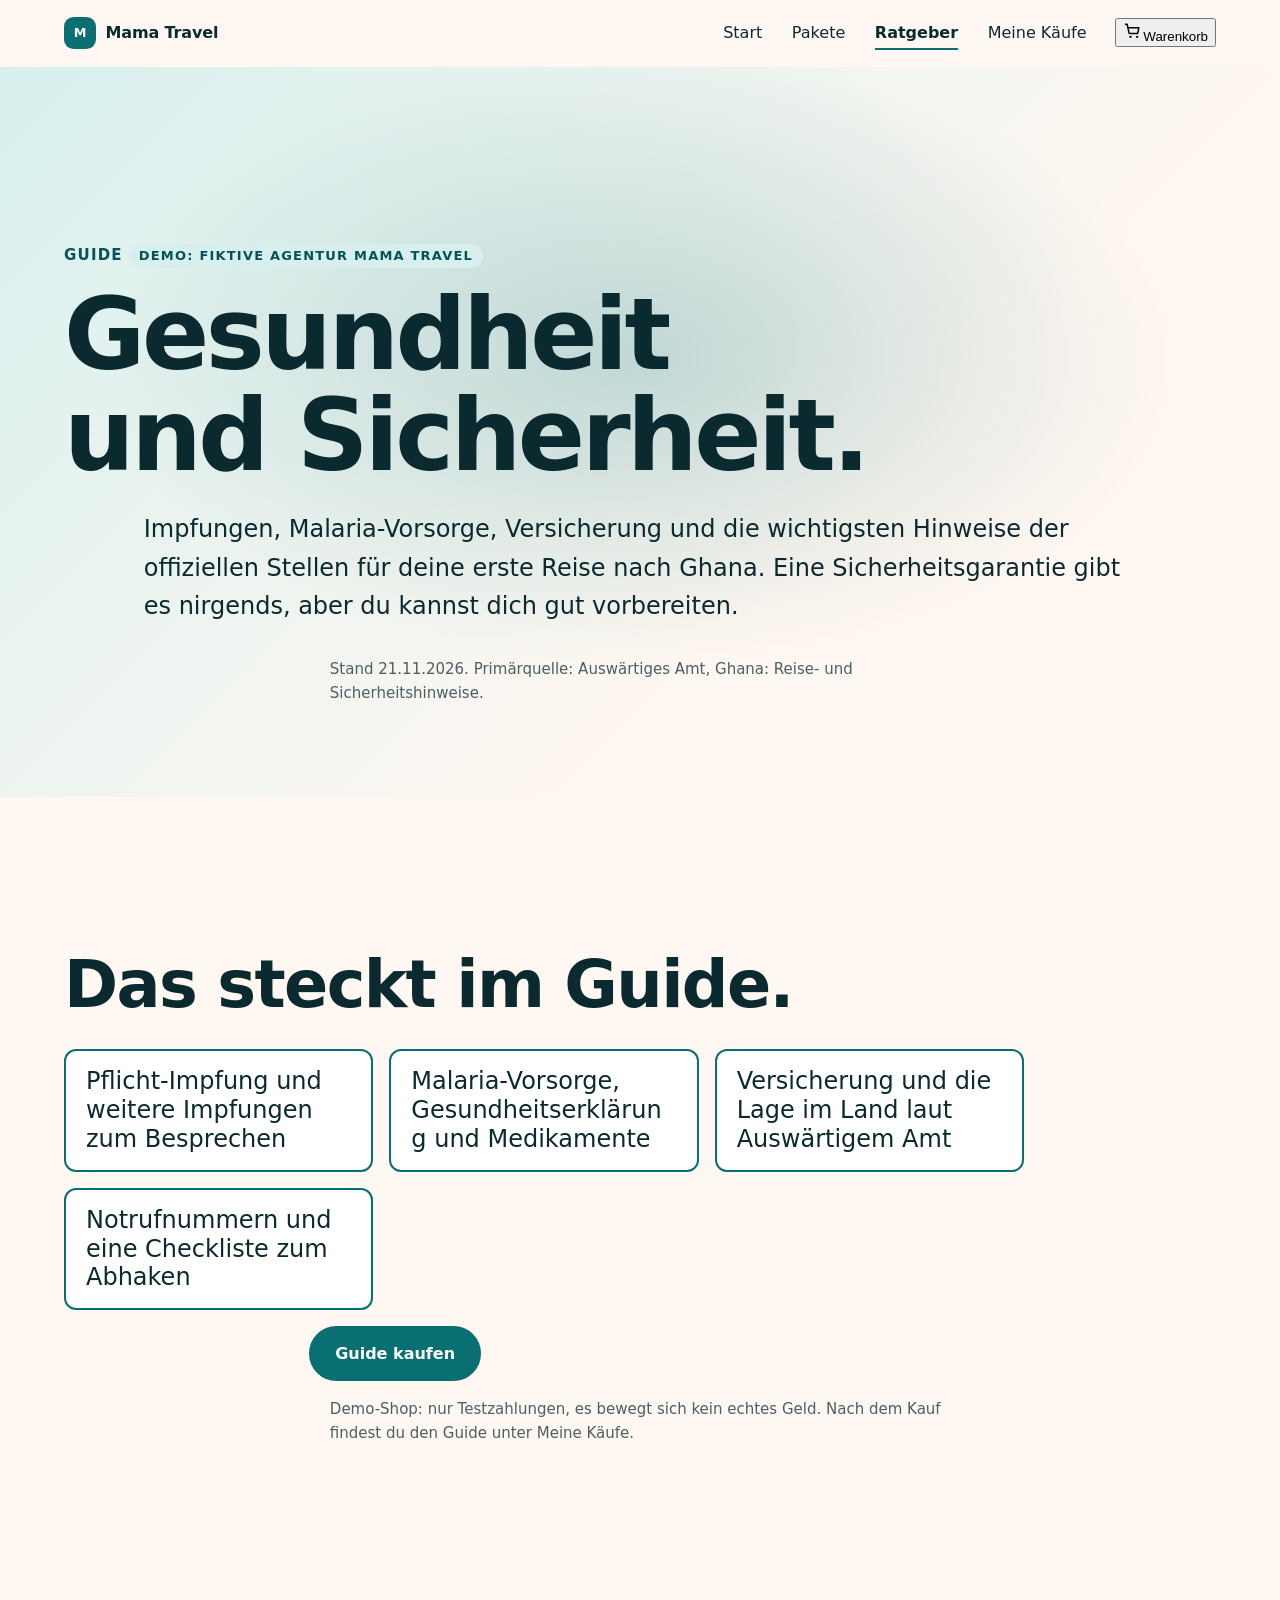
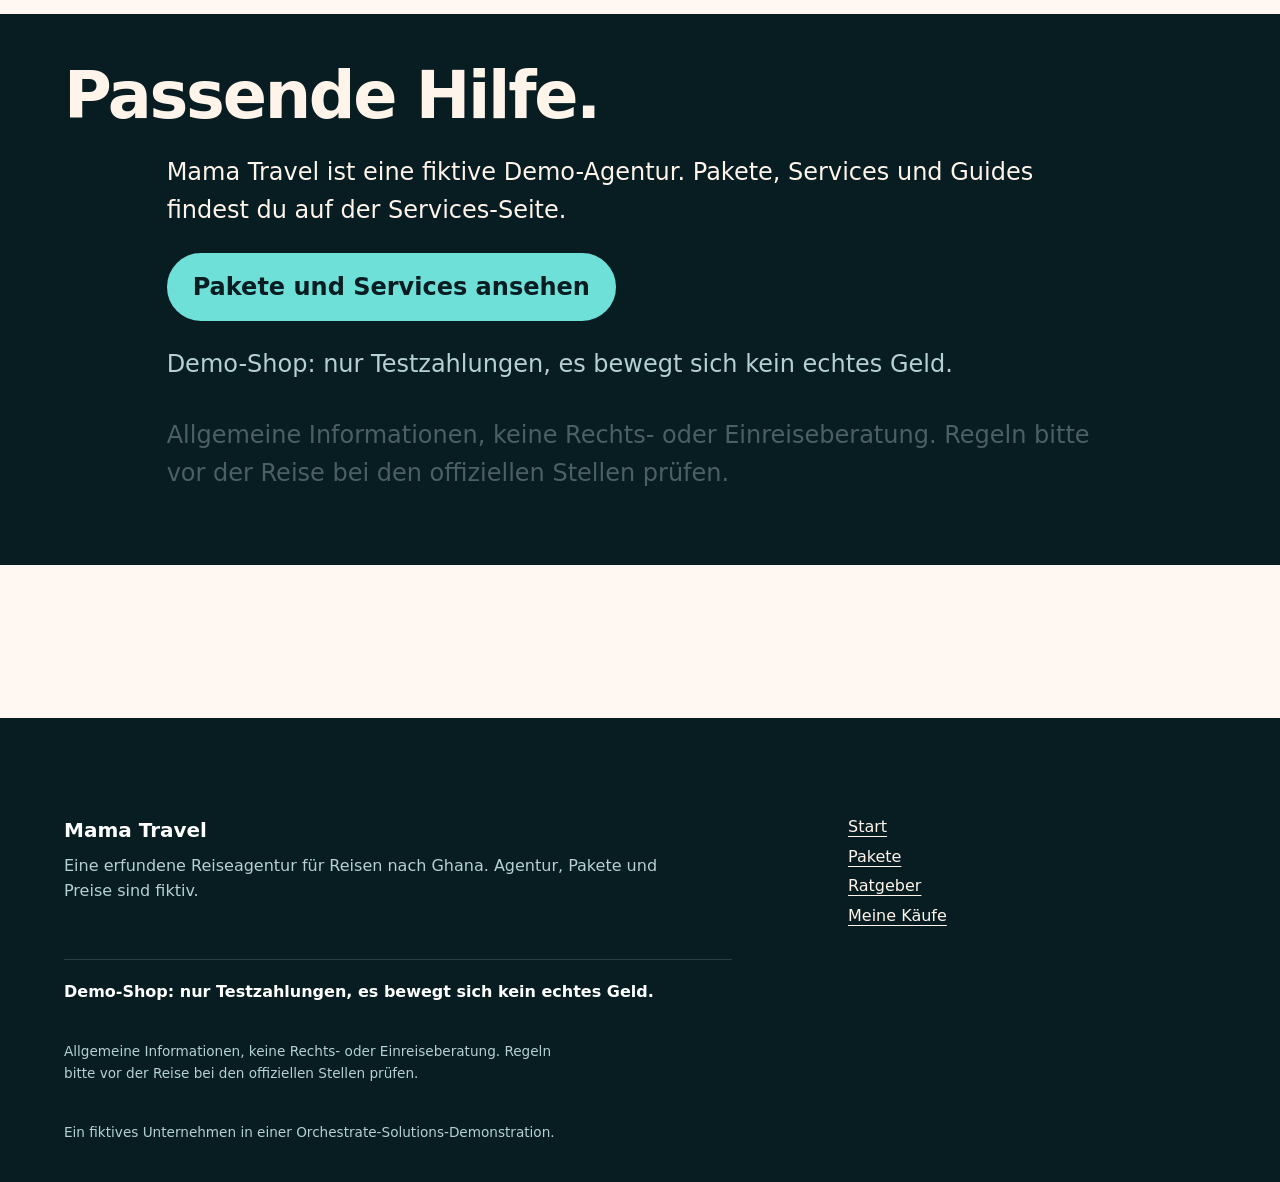
<file: pages/guides/gesundheit-sicherheit.html>
<!doctype html>
<html lang="de">
<head>
<meta charset="utf-8">
<meta name="viewport" content="width=device-width, initial-scale=1">
<title>Gesundheit und Sicherheit auf Ghana-Reisen</title>
<meta name="description" content="Impfungen, Malaria-Vorsorge, Versicherung und allgemeine Hinweise für deine erste Reise nach Ghana. Allgemeine Informationen, Stand 21.11.2026.">
<style>@view-transition { navigation: auto; }</style>
<link rel="stylesheet" href="../../css/tokens.css">
<link rel="stylesheet" href="../../css/layout.css">
<link rel="stylesheet" href="../../css/site.css">
<link rel="stylesheet" href="../../css/shop/core.css">
<link rel="stylesheet" href="../../css/guides.css">
<script src="../../js/nav.js" defer></script>
<script src="../../js/motion.js" defer></script>
<script src="../../js/app.js" defer></script>
<script src="../../js/shop/core.js" defer></script>
<script src="../../js/shop/cart.js" defer></script>
</head>
<body data-guide="gesundheit-sicherheit">
<main id="main">
  <section class="band gd-hero">
    <p class="gd-eyebrow" data-reveal>Guide <span class="gd-asof">Demo: fiktive Agentur Mama Travel</span></p>
    <h1 data-words>Gesundheit und Sicherheit.</h1>
    <p class="gd-lead" data-reveal>Impfungen, Malaria-Vorsorge, Versicherung und die wichtigsten Hinweise der offiziellen Stellen für deine erste Reise nach Ghana. Eine Sicherheitsgarantie gibt es nirgends, aber du kannst dich gut vorbereiten.</p>
    <p class="gd-source" data-reveal>Stand 21.11.2026. Primärquelle: Auswärtiges Amt, Ghana: Reise- und Sicherheitshinweise.</p>
    <p class="gd-chips" data-reveal data-locked><a href="#impfungen">Impfungen</a> <a href="#malaria">Malaria</a> <a href="#versicherung">Versicherung</a> <a href="#hinweise">Hinweise</a> <a href="#checkliste">Checkliste</a></p>
  </section>

  <section class="band gd-sec gd-teaser" data-teaser aria-labelledby="h-teaser">
    <h2 id="h-teaser" data-reveal>Das steckt im Guide.</h2>
    <ul class="gd-prep gd-prep--light">
      <li data-reveal>Pflicht-Impfung und weitere Impfungen zum Besprechen</li>
      <li data-reveal>Malaria-Vorsorge, Gesundheitserklärung und Medikamente</li>
      <li data-reveal>Versicherung und die Lage im Land laut Auswärtigem Amt</li>
      <li data-reveal>Notrufnummern und eine Checkliste zum Abhaken</li>
    </ul>
    <p class="gd-actions" data-reveal><button type="button" class="gd-btn" data-buy="gesundheit-sicherheit">Guide kaufen</button></p>
    <p class="gd-test">Demo-Shop: nur Testzahlungen, es bewegt sich kein echtes Geld. Nach dem Kauf findest du den Guide unter Meine Käufe.</p>
  </section>

  <section class="band gd-sec" id="impfungen" data-locked aria-labelledby="h-imp">
    <h2 id="h-imp" data-reveal>Impfungen.</h2>
    <ol class="gd-steps">
      <li data-reveal>
        <h3>Gelbfieber: Pflicht</h3>
        <p>Die Impfung ist Pflicht für alle ab neun Monaten. Lass dich mindestens 10 Tage vor der Reise impfen. Der Impfnachweis gilt lebenslang. Nimm ihn mit.</p>
        <p class="gd-source">Quelle: Auswärtiges Amt, CDC 09.11.2026. Stand 21.11.2026.</p>
      </li>
      <li data-reveal>
        <h3>Gelbfieber-Ausbruch im Norden</h3>
        <p>In der Upper West Region im Norden, nicht in der Region Accra, gibt es einen Gelbfieber-Ausbruch (CDC Stufe 2, Stand 09.11.2026). Bitte prüfe die aktuelle Lage vor jeder Reise in den Norden.</p>
        <p class="gd-source">Quelle: CDC, TravelHealthPro 28.10.2026. Stand 21.11.2026.</p>
      </li>
      <li data-reveal>
        <h3>Weitere Impfungen: besprich sie mit der Reisemedizin</h3>
        <p>Zum Besprechen mit einer Reise- oder Tropenmedizin gehören Hepatitis A, Tetanus und Typhus. Für manche Reisende kommen Hepatitis B, Tollwut, Cholera, MMR und Meningokokken ACWY in Frage. Was für dich passt, entscheidet die Ärztin oder der Arzt.</p>
        <p class="gd-source">Quelle: TravelHealthPro, CDC. Stand 21.11.2026.</p>
      </li>
      <li data-reveal>
        <h3>Gesundheitserklärung online</h3>
        <p>Füll sie vor Reisebeginn aus: <a href="https://ehds.ghs.gov.gh/declaration" rel="noopener">ehds.ghs.gov.gh/declaration</a> (Pflicht seit 12.11.2026). Den QR-Code zeigst du bei der Ankunft am Accra International Airport vor.</p>
        <p class="gd-source">Quelle: Auswärtiges Amt 21.11.2026, Graphic 07.11.2026. Stand 21.11.2026.</p>
      </li>
      <li data-reveal>
        <h3>Ebola</h3>
        <p>Ghana hatte am 03.11.2026 keinen bestätigten Fall. Bei Einreise aus betroffenen Ländern gibt es Erklärung, Temperaturmessung und Beobachtung (bis 21 Tage). Für Reisende aus Deutschland ist keine besondere Pflicht bekannt.</p>
        <p class="gd-source">Quelle: GNA 03.11.2026. Stand 21.11.2026. Bitte vor der Reise bei den offiziellen Stellen prüfen.</p>
      </li>
    </ol>
  </section>

  <section class="band band--dark gd-sec" id="malaria" data-locked aria-labelledby="h-mal">
    <h2 id="h-mal" data-reveal>Malaria und Medikamente.</h2>
    <ul class="gd-prep">
      <li data-reveal>Malaria-Risiko besteht in ganz Ghana. Frag vor der Reise in einer Tropenmedizin oder Reiseklinik nach der passenden Vorsorge.</li>
      <li data-reveal>Manche Arzneimittel haben in Ghana einen anderen rechtlichen Status. Prüfe deine Medikamente vorher beim Auswärtigen Amt und auf der Gesundheitsseite des britischen FCDO.</li>
    </ul>
    <p class="gd-source" data-reveal>Quelle: CDC, TravelHealthPro, FCDO 04.11.2026. Stand 21.11.2026.</p>
  </section>

  <section class="band gd-sec" id="versicherung" data-locked aria-labelledby="h-vers">
    <h2 id="h-vers" data-reveal>Versicherung.</h2>
    <div class="gd-grid">
      <article class="gd-card" data-reveal>
        <h3>Auslandskranken und Rücktransport</h3>
        <p>Beides wird empfohlen. Die Gesundheitsversorgung außerhalb von Accra ist unzureichend, oft wird Vorauszahlung verlangt.</p>
      </article>
      <article class="gd-card" data-reveal>
        <h3>Reisewarnungen beachten</h3>
        <p>Eine Reise gegen eine Reisewarnung kann den Versicherungsschutz gefährden. Lies deine Bedingungen genau.</p>
      </article>
    </div>
    <p class="gd-source" data-reveal>Quelle: Government of Canada 02.11.2026, FCDO 04.11.2026. Stand 21.11.2026. Mama Travel ist eine fiktive Demo-Agentur und verkauft keine Versicherung.</p>
  </section>

  <section class="band gd-sec" id="hinweise" data-locked aria-labelledby="h-hin">
    <h2 id="h-hin" data-reveal>Allgemeine Hinweise.</h2>
    <p data-reveal>Diese Punkte stammen aus den amtlichen Hinweisen. Das Auswärtige Amt hat die aktuelle Lage im Blick: Prüfe seine Reise- und Sicherheitshinweise zu Ghana kurz vor der Abreise noch einmal.</p>
    <ol class="gd-steps">
      <li data-reveal><p>Die Teilreisewarnung gilt für die nördlichen Grenzgebiete (Upper West, Upper East, North East) sowie Bawku, Garu und Nalerigu. Von Reisen in Grenzgebiete zu Côte d’Ivoire (Savannah, Bono) wird abgeraten. Kokrobite liegt an der Küste, weit davon entfernt.</p><p class="gd-source">Quelle: Auswärtiges Amt. Stand 21.11.2026.</p></li>
      <li data-reveal><p>Es gibt Überfälle, Taschendiebstahl und Betrugsmaschen, in Accra mit steigender Tendenz. Nima und Agbogbloshie meidest du nachts. Einbrüche kommen auch in Gegenden mit vielen Ausländern vor, etwa Airport Residential, Cantonments, Ridge und Kokrobite.</p><p class="gd-source">Quelle: Auswärtiges Amt, Government of Canada 02.11.2026, FCDO 04.11.2026. Stand 21.11.2026.</p></li>
      <li data-reveal><p>Bade nicht an Stränden mit gefährlichen Strömungen (Rip Currents). Achte auf Hinweise vor Ort und auf Flaggen.</p><p class="gd-source">Quelle: FCDO 04.11.2026. Stand 21.11.2026.</p></li>
      <li data-reveal><p>Fahr nachts nicht allein Taxi. Nutze lizenzierte Taxis und kläre den Fahrpreis vorher.</p><p class="gd-source">Quelle: Government of Canada 02.11.2026. Stand 21.11.2026.</p></li>
      <li data-reveal><p>Zahl an Polizeikontrollen kein Bargeld und trag eine Kopie deines Passes bei dir.</p><p class="gd-source">Quelle: FCDO 04.11.2026. Stand 21.11.2026.</p></li>
      <li data-reveal><p>Karten- und Geldautomatenbetrug ist verbreitet. Führe etwas Bargeld in Cedi mit.</p><p class="gd-source">Quelle: OBG 2024, Government of Canada, FCDO. Stand 21.11.2026.</p></li>
      <li data-reveal><p>Stromausfälle („dumsor“) kamen 2026 vor, etwa sechs Stunden in Teilen von Greater Accra (1. bis 5.11.2026). Eine Powerbank ist eine gute Idee.</p><p class="gd-source">Quelle: Yen, November 2026. Stand 21.11.2026.</p></li>
      <li data-reveal><p>Das Auswärtige Amt empfiehlt die Krisenvorsorgeliste ELEFAND und die App „Sicher Reisen“.</p><p class="gd-source">Quelle: Auswärtiges Amt. Stand 21.11.2026.</p></li>
    </ol>
    <p class="gd-source" data-reveal>Zu besonderen Risiken am Strand oder nachts haben wir keine amtliche Quelle gefunden: bitte bei Botschaft und Auswärtigem Amt prüfen.</p>
    <h3 data-reveal>Wichtige Notrufnummern</h3>
    <ul class="gd-prep" data-reveal>
      <li><strong>Notruf:</strong> 112</li><li><strong>Polizei:</strong> 191 oder 18555</li><li><strong>Rettung:</strong> 193</li><li><strong>Feuerwehr:</strong> 192</li>
    </ul>
    <p class="gd-source">Quelle: Government of Canada, 02.11.2026. Bitte vor der Reise bei den offiziellen Stellen prüfen.</p>
  </section>

  <section class="band band--dark gd-sec" id="checkliste" data-locked aria-labelledby="h-check">
    <h2 id="h-check" data-reveal>Deine Checkliste.</h2>
    <p>Hake ab, was erledigt ist. Die Haken bleiben in diesem Browser gespeichert, es wird nichts gesendet.</p>
    <p class="gd-progress" id="gd-progress" role="status" aria-live="polite"></p>
    <ul class="gd-checks" id="gd-checks" style="color:var(--text)">
      <li><label><input type="checkbox" id="g1"><span>Gelbfieber-Impfung mindestens 10 Tage vor der Reise, Impfnachweis einpacken</span></label></li>
      <li><label><input type="checkbox" id="g2"><span>Termin in Reise- oder Tropenmedizin: weitere Impfungen und Malaria-Vorsorge besprechen</span></label></li>
      <li><label><input type="checkbox" id="g3"><span>Medikamente prüfen: rechtlicher Status in Ghana</span></label></li>
      <li><label><input type="checkbox" id="g4"><span>Auslandskranken- und Rücktransportversicherung klären</span></label></li>
      <li><label><input type="checkbox" id="g5"><span>Gesundheitserklärung online ausfüllen, QR-Code bereithalten</span></label></li>
      <li><label><input type="checkbox" id="g6"><span>Kopie des Passes einpacken</span></label></li>
      <li><label><input type="checkbox" id="g7"><span>ELEFAND ansehen und die App „Sicher Reisen“ installieren</span></label></li>
      <li><label><input type="checkbox" id="g8"><span>Aktuelle Hinweise des Auswärtigen Amts kurz vor der Abreise lesen</span></label></li>
    </ul>
    <button type="button" class="gd-reset" id="gd-reset">Zurücksetzen</button>
    <noscript><p>Speichern kann die Checkliste nur mit JavaScript. Lesen kannst du sie trotzdem.</p></noscript>
  </section>

  <section class="band band--dark gd-help gd-end" id="hilfe">
    <h2 data-reveal>Passende Hilfe.</h2>
    <p data-reveal>Mama Travel ist eine fiktive Demo-Agentur. Pakete, Services und Guides findest du auf der Services-Seite.</p>
    <p class="gd-actions"><a class="gd-btn" href="../services.html">Pakete und Services ansehen</a></p>
    <p class="gd-test">Demo-Shop: nur Testzahlungen, es bewegt sich kein echtes Geld.</p>
    <p class="gd-source">Allgemeine Informationen, keine Rechts- oder Einreiseberatung. Regeln bitte vor der Reise bei den offiziellen Stellen prüfen.</p>
  </section>
</main>
<script>
(function () {
  function init() {
    var b = document.querySelector('[data-buy]');
    if (b) b.addEventListener('click', function () {
      if (!window.Shop) { location.href = '../services.html#guides'; return; }
      Shop.addToCart({ item: b.getAttribute('data-buy') });
      Shop.toast('Im Warenkorb. Demo-Shop: nur Testzahlungen.');
    });
    var boxes = [].slice.call(document.querySelectorAll('#gd-checks input')), key = 'check:gesundheit-sicherheit', saved = {};
    try { saved = (window.Shop && Shop.get(key, {})) || {}; } catch (e) {}
    var out = document.getElementById('gd-progress');
    function upd() { if (out) out.textContent = boxes.filter(function (x) { return x.checked; }).length + ' von ' + boxes.length + ' erledigt'; }
    function save() { var o = {}; boxes.forEach(function (x) { if (x.checked) o[x.id] = 1; }); try { Shop.set(key, o); } catch (e) {} upd(); }
    boxes.forEach(function (x) { x.checked = !!saved[x.id]; x.addEventListener('change', save); });
    var r = document.getElementById('gd-reset');
    if (r) r.addEventListener('click', function () { boxes.forEach(function (x) { x.checked = false; }); save(); });
    upd();
  }
  if (document.readyState === 'loading') document.addEventListener('DOMContentLoaded', init); else init();
})();
</script>
</body>
</html>
</file>
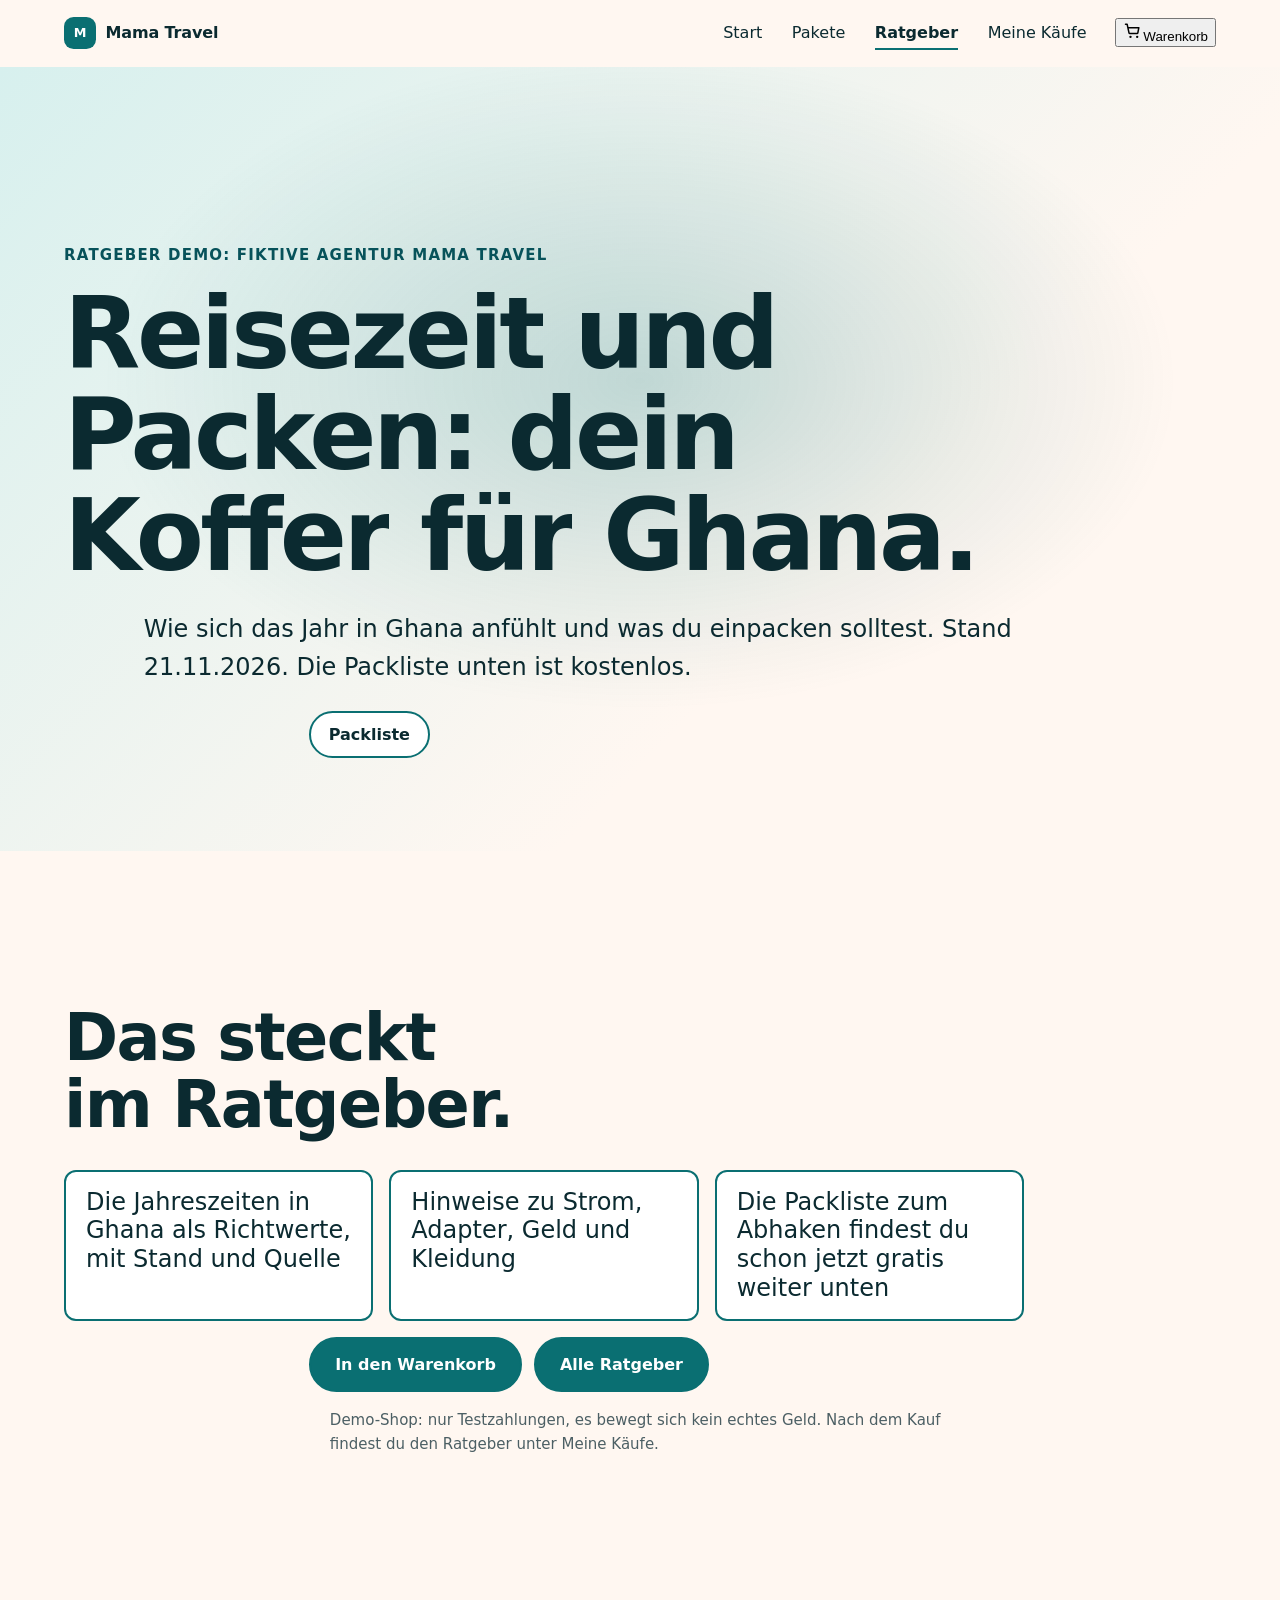
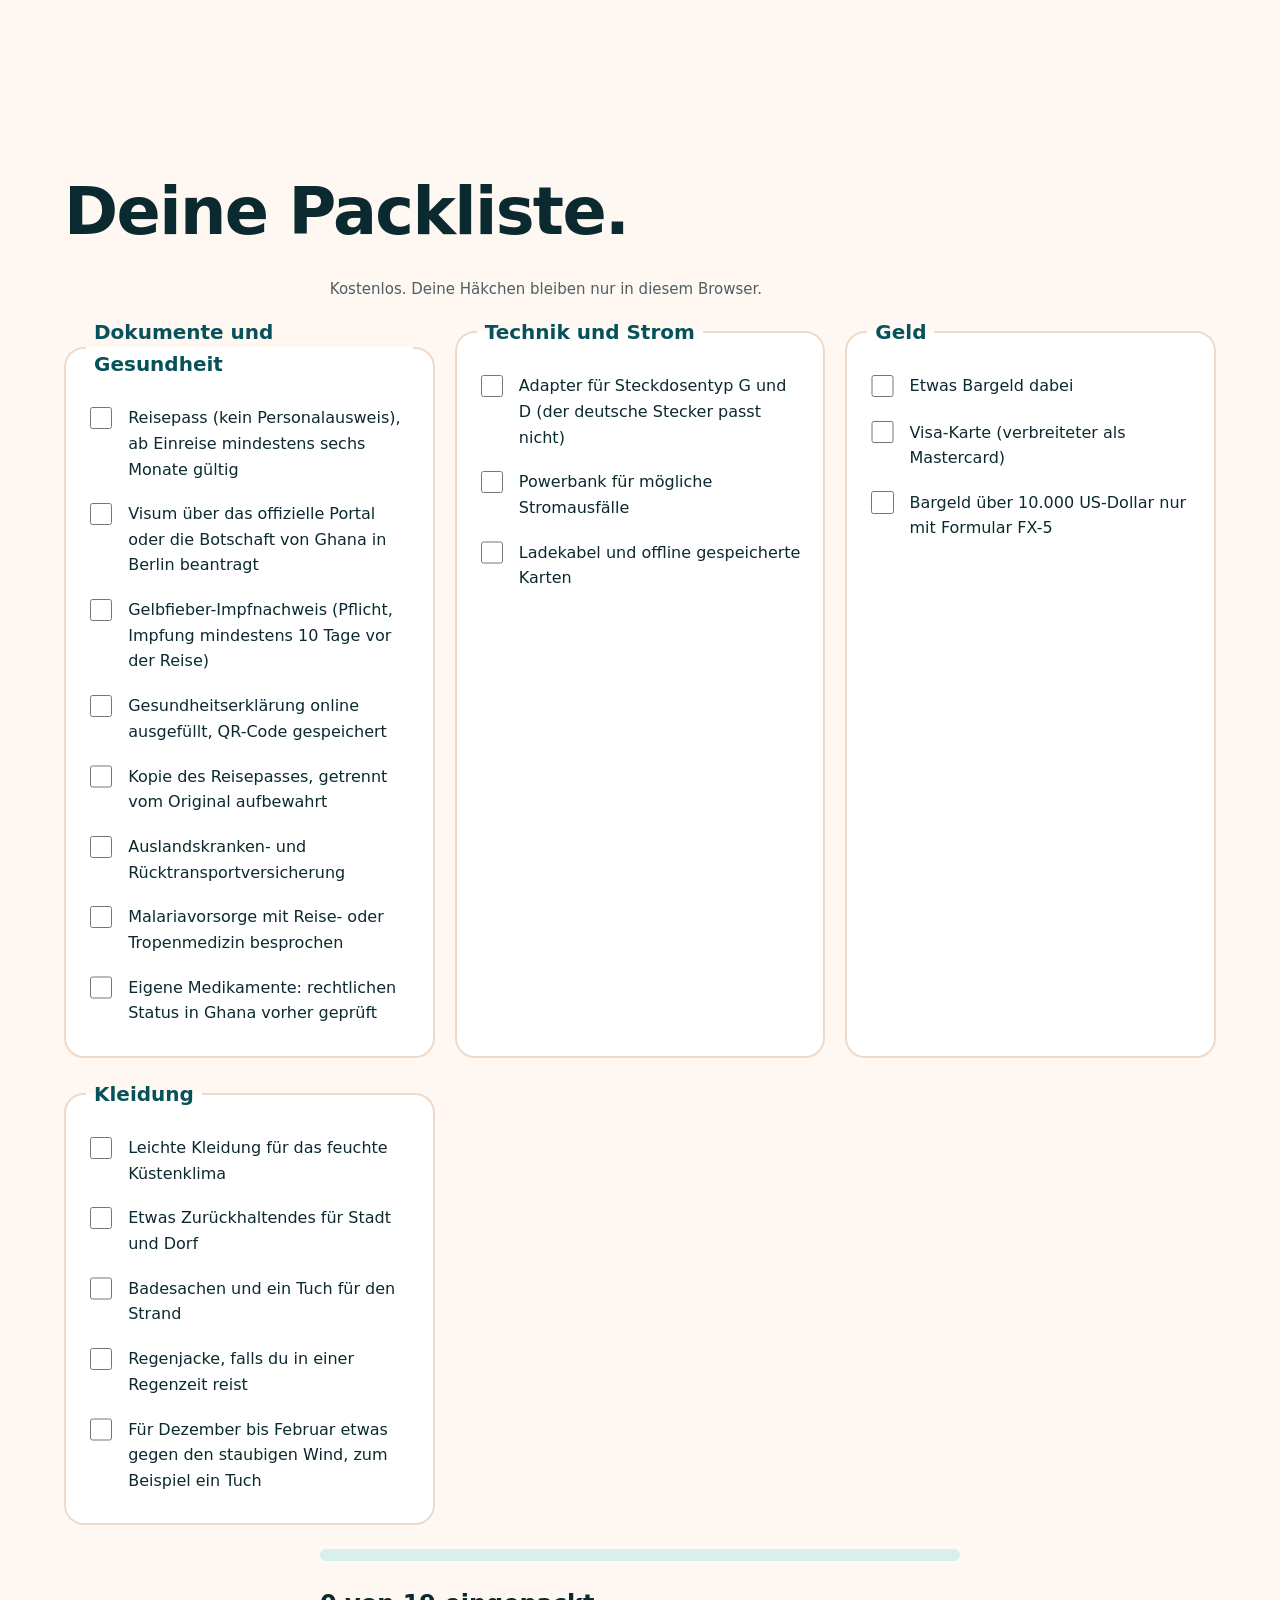
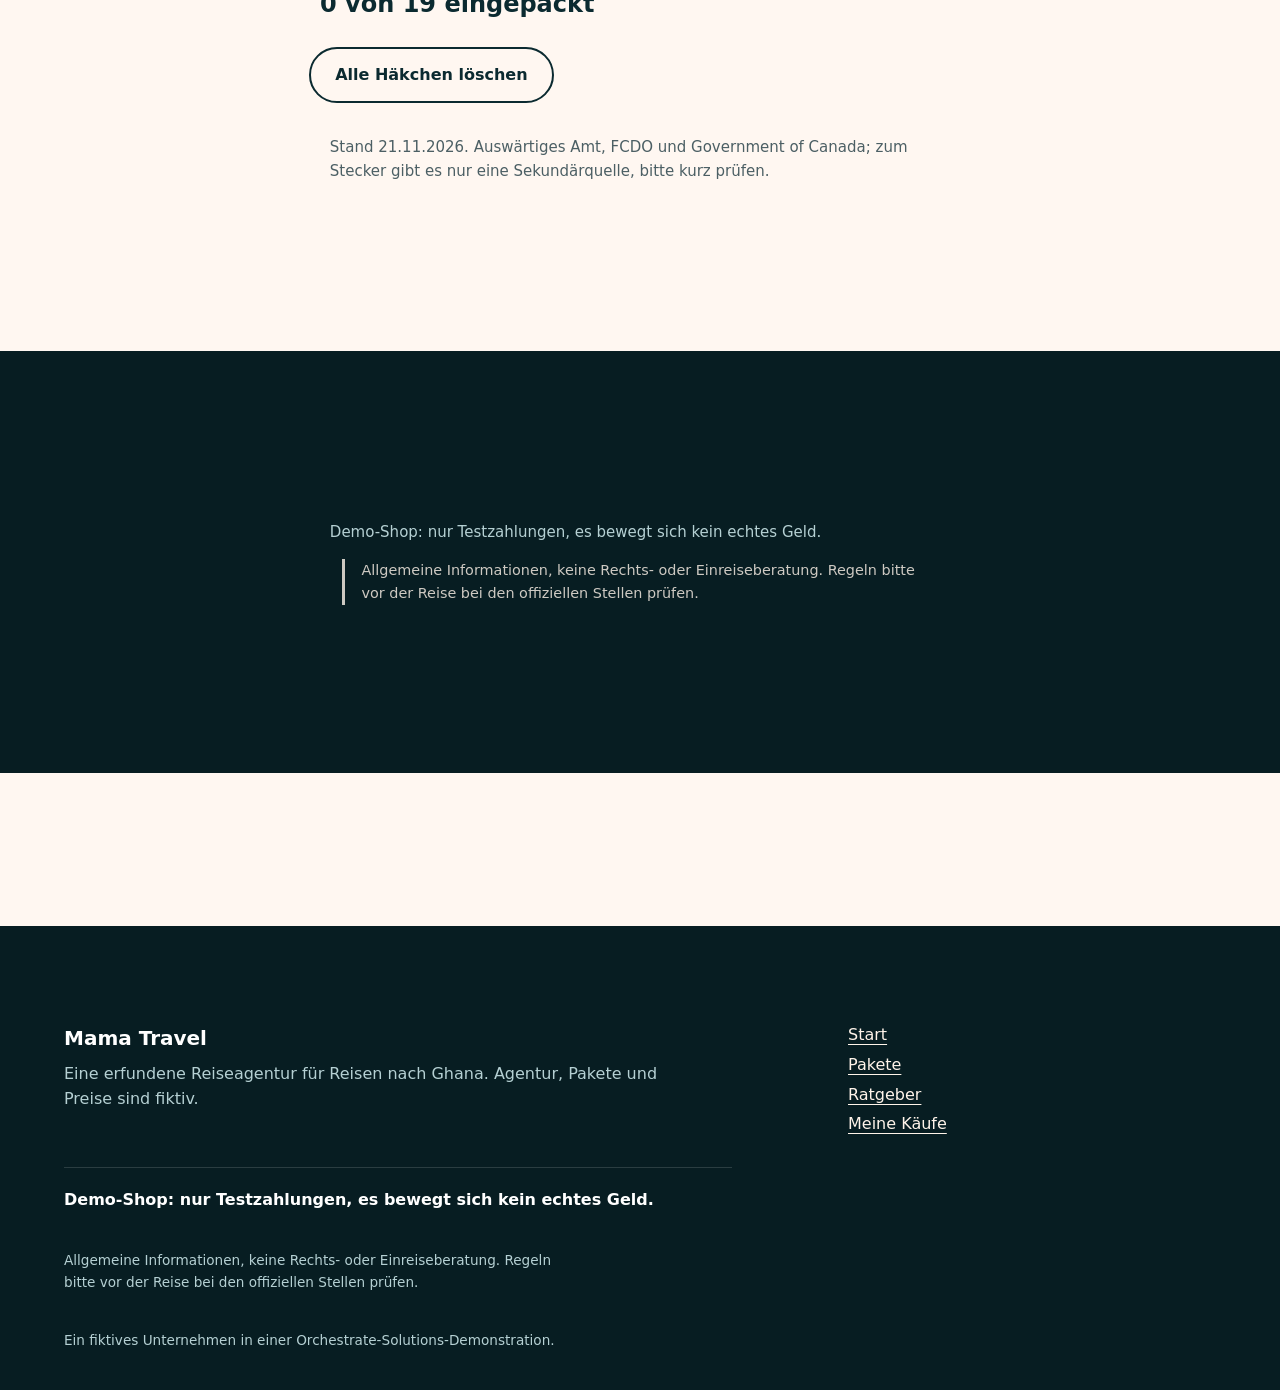
<file: pages/guides/reisezeit-packen.html>
<!doctype html>
<html lang="de">
<head>
<meta charset="utf-8">
<meta name="viewport" content="width=device-width, initial-scale=1">
<title>Ratgeber: Reisezeit und Packen für Ghana</title>
<meta name="description" content="Jahreszeiten in Ghana als Richtwerte und eine Packliste zum Abhaken. Stand 21.11.2026.">
<style>@view-transition { navigation: auto; }</style>
<link rel="stylesheet" href="../../css/tokens.css">
<link rel="stylesheet" href="../../css/layout.css">
<link rel="stylesheet" href="../../css/site.css">
<link rel="stylesheet" href="../../css/shop/core.css">
<link rel="stylesheet" href="../../css/guides.css">
<link rel="stylesheet" href="../../css/packliste.css">
<script src="../../js/nav.js" defer></script>
<script src="../../js/motion.js" defer></script>
<script src="../../js/app.js" defer></script>
<script src="../../js/shop/core.js" defer></script>
<script src="../../js/shop/cart.js" defer></script>
<script src="../../js/tools.js" defer></script>
</head>
<body data-guide="reisezeit-packen">
<main id="main">
  <section class="band gd-hero">
    <p class="gd-eyebrow" data-reveal>Ratgeber <span class="demo-label">Demo: fiktive Agentur Mama Travel</span></p>
    <h1 data-words>Reisezeit und Packen: dein Koffer für Ghana.</h1>
    <p class="gd-lead" data-reveal>Wie sich das Jahr in Ghana anfühlt und was du einpacken solltest. Stand 21.11.2026. Die Packliste unten ist kostenlos.</p>
    <p class="gd-chips" data-reveal><a href="#packliste">Packliste</a> <a href="#jahreszeiten" data-locked>Jahreszeiten</a> <a href="#strom" data-locked>Strom und Technik</a></p>
  </section>

  <section class="band gd-sec gd-teaser" data-teaser aria-labelledby="h-teaser">
    <h2 id="h-teaser" data-reveal>Das steckt im Ratgeber.</h2>
    <ul class="gd-prep gd-prep--light">
      <li data-reveal>Die Jahreszeiten in Ghana als Richtwerte, mit Stand und Quelle</li>
      <li data-reveal>Hinweise zu Strom, Adapter, Geld und Kleidung</li>
      <li data-reveal>Die Packliste zum Abhaken findest du schon jetzt gratis weiter unten</li>
    </ul>
    <p class="gd-actions" data-reveal><button type="button" class="gd-btn" data-buy="reisezeit-packen">In den Warenkorb</button> <a class="gd-btn gd-btn--ghost" href="../services.html#guides">Alle Ratgeber</a></p>
    <p class="gd-test">Demo-Shop: nur Testzahlungen, es bewegt sich kein echtes Geld. Nach dem Kauf findest du den Ratgeber unter Meine Käufe.</p>
  </section>

  <section class="band gd-sec" id="jahreszeiten" data-locked aria-labelledby="h-jz">
    <h2 id="h-jz" data-reveal>Die Jahreszeiten.</h2>
    <p class="gd-source" data-reveal><span class="gd-asof">Stand 21.11.2026</span> Sammelbewertung von Reiseführern, nicht amtlich. Alle Angaben sind Richtwerte.</p>
    <div class="gd-grid">
      <article class="gd-card" data-reveal><h3>Trockenzeit</h3><p>Etwa November bis März. Die Küste von Accra ist das ganze Jahr feucht, in der Trockenzeit aber etwas kühler.</p></article>
      <article class="gd-card" data-reveal><h3>Harmattan</h3><p>Ein trockener, staubiger Passatwind, vor allem Dezember bis Februar. Im Süden ist er schwächer als im Norden. Früh im November oder Anfang Dezember lässt er sich weniger spüren.</p></article>
      <article class="gd-card" data-reveal><h3>Zwei Regenzeiten im Süden</h3><p>Etwa April bis Juni und September bis November. Dann solltest du mit mehr Regen rechnen und Regenschutz einplanen.</p></article>
      <article class="gd-card" data-reveal><h3>Surfwellen</h3><p>Reiseführer nennen für Kokrobite beständige Wellen, die größten etwa von April bis September.</p></article>
    </div>
    <p class="gd-source" data-reveal>Genaue Monatsgrenzen, Temperaturen und Regenmengen weichen je nach Quelle ab, deshalb nennen wir keine Zahlen. Schau kurz vor der Reise in den aktuellen Wetterbericht. Bei Reisen in den Norden gilt: bitte bei Botschaft/Quelle prüfen, vor allem die aktuellen Hinweise des Auswärtigen Amts.</p>
  </section>

  <section class="band band--dark gd-sec" id="strom" data-locked aria-labelledby="h-strom">
    <h2 id="h-strom" data-reveal>Strom, Geld und Kleidung.</h2>
    <ul class="gd-prep">
      <li data-reveal><strong>Strom:</strong> 230 V, 50 Hz, Steckdosentyp G und D. Der deutsche Stecker passt nicht, du brauchst einen Adapter. Quelle: Sekundärquelle, bitte kurz prüfen.</li>
      <li data-reveal><strong>Stromausfälle:</strong> Im November 2026 gab es Ausfälle von bis zu sechs Stunden in Teilen von Greater Accra. Eine Powerbank hilft.</li>
      <li data-reveal><strong>Geld:</strong> Währung ist der Cedi. Visa-Karten sind verbreiteter als Mastercard; Kartenbetrug kommt vor, also auch etwas Bargeld mitnehmen. Bargeld über 10.000 US-Dollar musst du anmelden.</li>
      <li data-reveal><strong>Kleidung:</strong> Ghana ist konservativ und religiös, zurückhaltende Kleidung passt gut. Tarnkleidung ist verboten.</li>
      <li data-reveal><strong>Medikamente:</strong> Manche haben in Ghana einen anderen rechtlichen Status. Bitte vorher bei den offiziellen Stellen prüfen.</li>
    </ul>
    <p class="gd-source" data-reveal>Stand 21.11.2026. Quellen: Auswärtiges Amt, Bank of Ghana, FCDO und Government of Canada.</p>
  </section>

  <section class="band gd-sec" id="packliste" aria-labelledby="h-pk">
    <h2 id="h-pk">Deine Packliste.</h2>
    <p class="gd-source">Kostenlos. Deine Häkchen bleiben nur in diesem Browser.</p>
    <div id="pk-list" class="pk-list"><noscript><p>Die Packliste braucht JavaScript.</p></noscript></div>
    <div class="pk-bar"><div class="pk-track" aria-hidden="true"><div class="pk-fill" id="pk-fill"></div></div><p class="gd-progress" id="pk-progress" role="status"></p></div>
    <p><button type="button" class="gd-reset" id="pk-reset">Alle Häkchen löschen</button></p>
    <p class="gd-source">Stand 21.11.2026. Auswärtiges Amt, FCDO und Government of Canada; zum Stecker gibt es nur eine Sekundärquelle, bitte kurz prüfen.</p>
  </section>

  <section class="band band--dark gd-sec">
    <p class="gd-test">Demo-Shop: nur Testzahlungen, es bewegt sich kein echtes Geld.</p>
    <p class="guide-note">Allgemeine Informationen, keine Rechts- oder Einreiseberatung. Regeln bitte vor der Reise bei den offiziellen Stellen prüfen.</p>
  </section>
</main>
</body>
</html>
</file>
<file: css/tokens.css>
/* tokens.css — Designer. The look for the Mama Reisen: warm, rich, playful but trustworthy; lagoon teal with raspberry and sunflower.
   Palette: deep lagoon-night neutrals on warm blush-cream paper, ONE accent: lagoon teal (#0a6f72, 6:1 on white) + vivid supporting colours (sunflower, raspberry, leaf, plum).
   Type: system fonts only; a bold display scale with clamp() and tight tracking on large type.
   Motion: one easing, 400-900 ms, 60 ms stagger. Animate only transform, opacity, filter. */
:root {
  /* palette */
  --bg: #fff7f1;
  --surface: #ffffff;
  --surface-2: #ffe9dc;
  --text: #0b2a30;            /* 15:1 on --bg */
  --text-muted: #4c5f64;      /* 6.6:1 on --bg */
  --line: #efd9c9;
  --dark: #071d22;            /* lagoon-night band */
  --dark-2: #0f3a42;
  --on-dark: #fff4ea;         /* 14:1 on --dark */
  --on-dark-muted: #b5d0d3;   /* 7.6:1 on --dark */
  --accent: #0a6f72;
  --accent-strong: #07525a;
  --accent-soft: #d7f0ee;
  --accent-on-dark: #6fe0d8;  /* 7:1 on --dark */
  --on-accent: #ffffff;
  /* bright supporting colours: fills, chips, big type, calendar days. Use the -ink versions for small text on light. */
  --sun: #ffc21a; --sun-ink: #6e4a00;
  --ocean: #12b5a6; --ocean-ink: #0a6158;
  --palm: #d6246e; --palm-ink: #a8154f;   /* raspberry (name kept) */
  --violet: #8a3fd1; --violet-ink: #6322a6;   /* plum (name kept) */
  --success: #1c6b4a;
  --danger: #b00020;
  --focus: #0b4fd1;
  --focus-on-dark: #ffd24a;

  /* type */
  --font-sans: system-ui, -apple-system, "Segoe UI", Roboto, "Helvetica Neue", Arial, sans-serif;
  --font-display: system-ui, -apple-system, "Segoe UI", Roboto, "Helvetica Neue", Arial, sans-serif;
  --font-mono: ui-monospace, SFMono-Regular, Menlo, Consolas, monospace;
  --fs-xs: .8125rem;
  --fs-sm: .9375rem;
  --fs-base: 1.0625rem;
  --fs-lg: clamp(1.2rem, 1rem + .8vw, 1.5rem);
  --fs-step: clamp(1.5rem, 1.1rem + 1.6vw, 2.5rem);   /* scrollytelling step text */
  --fs-h2: clamp(2rem, 1.2rem + 3.6vw, 4.25rem);
  --fs-h1: clamp(2.75rem, 1.4rem + 6vw, 7rem);
  --fs-giant: clamp(5rem, 2rem + 16vw, 16rem);        /* marquee / changing word */
  --lh-tight: 1.02;
  --lh-snug: 1.2;
  --lh-body: 1.6;
  --track-display: -.035em;
  --track-h2: -.025em;
  --measure: 65ch;

  /* spacing, radius, shadow */
  --space-1: .25rem; --space-2: .5rem; --space-3: .75rem; --space-4: 1rem;
  --space-5: 1.5rem; --space-6: 2rem; --space-7: 3rem; --space-8: 4.5rem;
  --section: clamp(5rem, 12vw, 10rem);
  --gutter: clamp(1.25rem, 5vw, 4rem);
  --radius-sm: .75rem; --radius: 1.25rem; --radius-lg: 2rem; --radius-pill: 999px;
  --shadow-sm: 0 1px 2px rgba(11, 42, 48, .06), 0 2px 8px rgba(11, 42, 48, .05);
  --shadow: 0 6px 24px rgba(11, 42, 48, .08), 0 2px 6px rgba(11, 42, 48, .05);
  --shadow-lg: 0 24px 60px rgba(11, 42, 48, .16);
  --glow: radial-gradient(60% 60% at 50% 40%, rgba(10, 111, 114, .22), transparent 70%);
  --gradient-text: linear-gradient(100deg, #0a6f72 0%, #d6246e 60%, #c2570a 100%);
  --gradient-text-dark: linear-gradient(100deg, #6fe0d8 0%, #ffd24a 50%, #ff8fb8 100%);

  /* motion */
  --ease: cubic-bezier(.2, .7, .2, 1);
  --dur-fast: 400ms;
  --dur: 650ms;
  --dur-slow: 900ms;
  --stagger: 60ms;
  --rise: 1.25rem;            /* reveal travel distance */
  --blur-in: 6px;             /* reveal start blur */
}

@media (prefers-reduced-motion: reduce) {
  :root { --dur-fast: 0ms; --dur: 0ms; --dur-slow: 0ms; --stagger: 0ms; --rise: 0; --blur-in: 0; }
}

/* CSS-only accents */
.text-gradient {
  background: var(--gradient-text);
  background-size: 200% 100%;
  -webkit-background-clip: text; background-clip: text;
  color: transparent; -webkit-text-fill-color: transparent;
}
.band--dark .text-gradient { background-image: var(--gradient-text-dark); }
.glow { background-image: var(--glow); }

/* Keyboard focus stays visible on dark surfaces. */
.band--dark, .site-footer { --focus: var(--focus-on-dark); }
</file>
<file: css/layout.css>
/* Layout, shell and motion (UI/UX). Colours and type come from tokens.css; fallbacks keep it working alone. */
@view-transition { navigation: auto; }
:root{--lx-bg:var(--bg,#faf8f5);--lx-fg:var(--text,#1a1815);--lx-accent:var(--accent,#b4472b);--lx-muted:var(--text-muted,#4d5a69);--lx-line:var(--line,#e1d9cb);--lx-dark:var(--dark,#14120f);--lx-on-dark:var(--on-dark,#f7f3ec);--lx-ease:var(--ease,cubic-bezier(.2,.7,.2,1));--lx-space:var(--section,clamp(5rem,12vw,10rem));--lx-gut:var(--gutter,clamp(1.25rem,5vw,4rem));--lx-max:78rem}
*,*::before,*::after{box-sizing:border-box}
html{scroll-behavior:smooth;scroll-padding-top:5rem;-webkit-text-size-adjust:100%}
body{margin:0;background:var(--lx-bg);color:var(--lx-fg);font-family:var(--font-sans,system-ui,sans-serif);line-height:1.6;overflow-x:hidden}
img,svg{max-width:100%;height:auto}
main{display:block;outline:none}
:focus-visible{outline:3px solid var(--focus,var(--lx-accent));outline-offset:3px;border-radius:4px}
.visually-hidden{position:absolute!important;width:1px;height:1px;overflow:hidden;clip:rect(0 0 0 0);white-space:nowrap}
.skip-link{position:fixed;left:1rem;top:-4rem;z-index:200;background:var(--lx-fg);color:var(--lx-bg);padding:.7rem 1rem;border-radius:.5rem;text-decoration:none;transition:top .2s}
.skip-link:focus{top:1rem}
.read-progress{position:fixed;inset:0 0 auto 0;height:3px;z-index:150;pointer-events:none}
.read-progress span{display:block;height:100%;background:var(--lx-accent);transform:scaleX(0);transform-origin:0 50%}
/* header */
.site-header{position:sticky;top:0;z-index:100;background:color-mix(in srgb,var(--lx-bg) 86%,transparent);backdrop-filter:saturate(1.4) blur(12px);border-bottom:1px solid transparent;transition:border-color .3s}
.site-header.is-scrolled{border-bottom-color:var(--lx-line)}
.site-header__inner{max-width:90rem;margin:0 auto;padding:.7rem var(--lx-gut);display:flex;align-items:center;gap:1rem}
.site-brand{display:flex;align-items:center;gap:.6rem;text-decoration:none;color:inherit;font-weight:700;letter-spacing:-.01em;margin-right:auto}
.site-brand__mark{display:grid;place-items:center;min-width:2rem;height:2rem;padding:0 .35rem;font-size:.8rem;border-radius:.6rem;background:var(--lx-accent);color:#fff;font-weight:800}
.site-nav ul,.site-footer ul{list-style:none;margin:0;padding:0;display:flex;gap:.25rem}
.site-nav a{display:block;padding:.55rem .8rem;border-radius:.6rem;color:inherit;text-decoration:none;position:relative}
.site-nav a::after{content:"";position:absolute;left:.8rem;right:.8rem;bottom:.3rem;height:2px;background:var(--lx-accent);transform:scaleX(0);transform-origin:0 50%;transition:transform .4s var(--lx-ease)}
.site-nav a:hover::after,.site-nav a[aria-current="page"]::after{transform:scaleX(1)}
.site-nav a[aria-current="page"]{font-weight:600}
.site-header__actions{display:flex;align-items:center;gap:.5rem}
.nav-toggle{display:none;width:2.75rem;height:2.75rem;border:1px solid var(--lx-line);border-radius:.7rem;background:transparent;color:inherit;cursor:pointer;place-items:center}
.nav-toggle__bars,.nav-toggle__bars::before{display:block;width:1.2rem;height:2px;background:currentColor;position:relative;transition:transform .3s var(--lx-ease)}
.nav-toggle__bars::before{content:"";position:absolute;top:-6px;left:0}
.is-open .nav-toggle__bars{transform:translateY(0) rotate(45deg)}.is-open .nav-toggle__bars::before{transform:translateY(6px) rotate(-90deg)}
@media (max-width:64rem){
  .nav-toggle{display:grid}
  .site-header__inner{flex-wrap:wrap}
  .site-brand{order:1}.site-header__actions{order:2}.nav-toggle{order:3}
  .site-nav{order:4;flex-basis:100%;display:none}
  .is-open .site-nav{display:block}
  .site-nav ul{flex-direction:column;padding-bottom:.6rem}
  .site-nav a{padding:.85rem .5rem;font-size:1.1rem}
}
/* footer */
.site-footer{background:var(--lx-dark);color:var(--lx-on-dark);padding:clamp(3rem,8vw,6rem) var(--lx-gut) 2rem;margin-top:var(--lx-space)}
.site-footer__inner{max-width:var(--lx-max);margin:0 auto;display:grid;gap:1.5rem 3rem;grid-template-columns:2fr 1fr}
.site-footer p{margin:.4rem 0;max-width:60ch;color:var(--on-dark-muted,#aab6c4)}
.site-footer strong{font-size:1.25rem;color:#fff}
.site-footer ul{flex-direction:column}
.site-footer a{color:var(--lx-on-dark);text-underline-offset:.25em}
.site-footer__test{grid-column:1/-1;color:#fff!important;font-weight:600;border-top:1px solid rgba(255,255,255,.14);padding-top:1.2rem}
.site-footer__small{grid-column:1/-1;font-size:.85rem}
@media (max-width:64rem){.site-footer__inner{grid-template-columns:1fr}}
/* bands */
.band{padding:var(--lx-space) var(--lx-gut)}
.band>*{max-width:var(--lx-max);margin-inline:auto}
.band--dark{background:var(--lx-dark);color:var(--lx-on-dark)}.band--dark [data-rotate],.band--dark .steps__word{color:var(--accent-on-dark,#ff9a82)}
.band h2,.hero h1{font-family:var(--font-display,inherit);letter-spacing:-.035em;line-height:1.02;text-wrap:balance}
.band h2{font-size:var(--fs-h2,clamp(2.2rem,6vw,4.5rem));margin:0 0 1.5rem}
.band p{max-width:65ch}
.hero{min-height:100svh;display:flex;flex-direction:column;justify-content:center;padding:6rem var(--lx-gut)}
.hero h1{font-size:var(--fs-h1,clamp(3rem,9vw,7rem));margin:0 0 1.5rem;max-width:16ch}
a{text-underline-offset:.2em}
.btn,button.btn{transition:transform .3s var(--lx-ease),box-shadow .3s}
.btn:hover{transform:translateY(-2px)}
/* reveal */
.js [data-reveal]{opacity:0;transform:translateY(28px);transition:opacity .8s var(--lx-ease),transform .8s var(--lx-ease)}
.js [data-reveal].is-in{opacity:1;transform:none}
.js [data-reveal][data-delay="1"]{transition-delay:.1s}.js [data-reveal][data-delay="2"]{transition-delay:.2s}.js [data-reveal][data-delay="3"]{transition-delay:.3s}
/* words */
[data-words] .w{display:inline-block;overflow:hidden;vertical-align:top;padding-bottom:.12em;margin-bottom:-.12em}
[data-words] .w>span{display:inline-block;opacity:0;transform:translateY(70%);filter:blur(6px);transition:transform .8s var(--lx-ease),opacity .8s var(--lx-ease),filter .8s var(--lx-ease);transition-delay:calc(var(--i,0)*60ms)}
[data-words].is-in .w>span{opacity:1;transform:none;filter:none}
/* kinetic word and gradient sweep */
[data-rotate]{display:inline-block;color:var(--lx-accent);transition:opacity .38s,transform .38s var(--lx-ease)}
[data-rotate].is-out{opacity:0;transform:translateY(-.3em)}
.sweep{background:linear-gradient(100deg,var(--lx-fg) 20%,var(--lx-accent) 50%,var(--lx-fg) 80%);background-size:250% 100%;-webkit-background-clip:text;background-clip:text;color:transparent;animation:sweep 6s linear infinite}
@keyframes sweep{to{background-position:-250% 0}}
/* marquee */
[data-marquee]{overflow:hidden;white-space:nowrap;padding-block:clamp(1rem,3vw,2rem);max-width:none!important;font-size:clamp(4rem,14vw,12rem);font-weight:800;letter-spacing:-.04em;line-height:1}
.marquee__track{display:flex;width:max-content;animation:marquee 40s linear infinite}
.marquee__row{display:flex;gap:.5em;padding-right:.5em}.marquee__row>*{flex:none}
@keyframes marquee{to{transform:translateX(-50%)}}
/* fill statement */
[data-fill]{font-size:clamp(1.8rem,4.6vw,3.6rem);line-height:1.15;letter-spacing:-.025em;font-weight:600;max-width:24ch}
[data-fill] .fw{transition:opacity .2s linear}
/* sticky steps */
[data-sticky-steps]{position:relative;display:grid;grid-template-columns:1fr 1.1fr;gap:3rem;align-items:start}
.steps__word{position:sticky;top:22vh;font-size:clamp(3.5rem,11vw,9rem);font-weight:800;letter-spacing:-.045em;line-height:1;color:var(--lx-accent);min-height:1em;align-self:start}
.steps__word.swap{animation:wordIn .6s var(--lx-ease)}
@keyframes wordIn{from{opacity:0;transform:translateY(.25em);filter:blur(8px)}}
[data-step]{min-height:70vh;display:flex;align-items:center;font-size:clamp(1.5rem,3vw,2.5rem);line-height:1.25;letter-spacing:-.015em;opacity:.3;transition:opacity .5s}
[data-step].is-active{opacity:1}
@media (max-width:64rem){[data-sticky-steps]{grid-template-columns:1fr;gap:0}.steps__word{top:4.5rem;background:var(--lx-bg);z-index:2;padding:.5rem 0;font-size:clamp(3rem,16vw,5rem)}.band--dark .steps__word{background:var(--lx-dark)}[data-step]{min-height:55vh}}
[data-parallax]{will-change:transform}
/* no-JS and reduced motion: everything visible, nothing moves */
@media (prefers-reduced-motion:reduce){
  html{scroll-behavior:auto}
  .js [data-reveal],[data-words] .w>span{opacity:1!important;transform:none!important;filter:none!important;transition:none!important}
  .marquee__track,.sweep{animation:none}.steps__word.swap{animation:none}
  [data-step]{opacity:1}[data-fill] .fw{opacity:1!important}
  @view-transition{navigation:none}
}
/* phone header: brand, cart and menu button share one row */
.site-brand{min-width:0}.site-brand__name{white-space:nowrap;overflow:hidden;text-overflow:ellipsis}
.site-brand__mark,.site-header__actions,.nav-toggle{flex:none}
@media (max-width:30rem){
  .site-header__inner{gap:.5rem}
  .site-header .cart-button-label{position:absolute;width:1px;height:1px;overflow:hidden;clip:rect(0 0 0 0);white-space:nowrap}
}
/* long words in split headlines wrap instead of running past a 320px screen */
[data-words] .w,.h-big .w{max-width:100%;overflow-wrap:anywhere;hyphens:auto}
</file>
<file: css/site.css>
/* Site-wide base (Lead Developer). Tokens come from css/tokens.css. */
@view-transition { navigation: auto; }
*, *::before, *::after { box-sizing: border-box; }
html { scroll-behavior: smooth; -webkit-text-size-adjust: 100%; }
body { margin: 0; font-family: system-ui, -apple-system, "Segoe UI", Roboto, sans-serif; line-height: 1.6; background: var(--bg, #fff); color: var(--text, #111); }
img, svg { max-width: 100%; height: auto; }
a { color: inherit; text-underline-offset: .2em; }
:focus-visible { outline: 3px solid var(--focus, #1a56db); outline-offset: 2px; }
.band { padding-block: clamp(5rem, 12vw, 10rem); padding-inline: max(1rem, 5vw); }
.band--dark { background: var(--dark, #111); color: var(--on-dark, #fff); }
.prose { max-width: 65ch; }
.guide-note { font-size: .9rem; opacity: .8; border-left: 3px solid currentColor; padding-left: 1rem; max-width: 65ch; }
@media (prefers-reduced-motion: reduce) { html { scroll-behavior: auto; } }
</file>
<file: css/shop/core.css>
/* Shared shop styles (Lead Developer). Uses tokens from css/tokens.css with safe fallbacks. */
.btn, .shop-btn {
  display: inline-flex; align-items: center; justify-content: center; gap: .5rem;
  min-height: 44px; padding: .7rem 1.4rem; border: 1.5px solid transparent; border-radius: 999px;
  font: inherit; font-weight: 600; cursor: pointer; text-decoration: none;
  background: var(--accent, #b4342d); color: var(--on-accent, #fff);
  transition: transform .35s cubic-bezier(.2,.7,.2,1), box-shadow .35s, background .2s;
}
.btn:hover, .shop-btn:hover { transform: translateY(-2px); box-shadow: 0 8px 24px rgba(0,0,0,.18); }
.btn:focus-visible, .shop-btn:focus-visible, .shop-chip:focus-visible, .shop-sheet button:focus-visible { outline: 3px solid var(--focus, #1a56db); outline-offset: 2px; }
.btn[disabled], .shop-btn[disabled] { opacity: .5; cursor: not-allowed; transform: none; box-shadow: none; }
.btn--ghost, .shop-btn--ghost { background: transparent; color: inherit; border-color: currentColor; }

.shop-chip {
  display: inline-flex; align-items: center; gap: .35rem; padding: .25rem .8rem; border-radius: 999px;
  font-size: .85rem; font-weight: 600; background: rgba(127,127,127,.14); color: inherit; border: 0;
}
.shop-chip--accent { background: var(--accent, #b4342d); color: var(--on-accent, #fff); }

.shop-card { background: var(--surface, #fff); color: var(--text, #111); border-radius: 20px; padding: clamp(1.2rem, 3vw, 2rem); box-shadow: 0 2px 4px rgba(0,0,0,.05), 0 12px 32px rgba(0,0,0,.08); }

.shop-field { display: grid; grid-template-columns: minmax(0, 1fr); gap: .35rem; margin-block: 1rem; }
.shop-field input, .shop-field select, .shop-field textarea { max-width: 100%; }
.shop-field label { font-weight: 600; font-size: .95rem; }
.shop-field input, .shop-field select, .shop-field textarea {
  font: inherit; padding: .75rem 1rem; border-radius: 12px; border: 1.5px solid rgba(127,127,127,.5); background: var(--surface, #fff); color: inherit; min-height: 44px;
}
.shop-field input:focus-visible, .shop-field select:focus-visible, .shop-field textarea:focus-visible { outline: 3px solid var(--focus, #1a56db); outline-offset: 1px; }
.shop-field .shop-error { color: var(--danger, #b00020); font-size: .9rem; }

.shop-sheet-backdrop { position: fixed; inset: 0; background: rgba(0,0,0,.5); opacity: 0; pointer-events: none; transition: opacity .3s; z-index: 80; }
.shop-sheet-backdrop.is-open { opacity: 1; pointer-events: auto; }
.shop-sheet {
  position: fixed; z-index: 90; background: var(--surface, #fff); color: var(--text, #111);
  inset: auto 0 0 0; max-height: 90svh; overflow: auto; padding: 1.5rem; border-radius: 24px 24px 0 0;
  transform: translateY(100%); transition: transform .5s cubic-bezier(.2,.7,.2,1);
}
.shop-sheet.is-open { transform: none; }
@media (min-width: 720px) {
  .shop-sheet { inset: 0 0 0 auto; width: min(460px, 100vw); max-height: none; border-radius: 24px 0 0 24px; transform: translateX(100%); }
  .shop-sheet.is-open { transform: none; }
}

.shop-stepper { display: inline-flex; align-items: center; gap: .25rem; border: 1.5px solid rgba(127,127,127,.5); border-radius: 999px; }
.shop-stepper button { width: 44px; height: 44px; border: 0; background: transparent; color: inherit; font-size: 1.3rem; cursor: pointer; border-radius: 50%; }
.shop-stepper output { min-width: 2ch; text-align: center; font-weight: 600; }

#shop-toasts { position: fixed; z-index: 100; inset: auto 0 5rem 0; display: grid; justify-items: center; gap: .5rem; pointer-events: none; padding-inline: 1rem; }
.shop-toast { background: #111; color: #fff; padding: .8rem 1.3rem; border-radius: 14px; box-shadow: 0 12px 32px rgba(0,0,0,.3); opacity: 0; transform: translateY(12px); transition: opacity .4s, transform .4s cubic-bezier(.2,.7,.2,1); }
.shop-toast.is-in { opacity: 1; transform: none; }
.shop-toast--error { background: #b00020; }

.shop-testlabel { display: inline-block; padding: .35rem .8rem; border-radius: 8px; background: #fff3cd; color: #5c4300; font-weight: 600; font-size: .9rem; }
.shop-sr { position: absolute; width: 1px; height: 1px; overflow: hidden; clip: rect(0 0 0 0); white-space: nowrap; }

@media (prefers-reduced-motion: reduce) {
  .btn, .shop-btn, .shop-sheet, .shop-sheet-backdrop, .shop-toast { transition: none; }
}

/* Guide gate (demo, not real protection): <body data-guide="item-id">, [data-locked] shown only when bought, [data-teaser] only when not. */
.guide-checking [data-locked], .guide-checking [data-teaser] { visibility: hidden; }
.guide-locked [data-locked] { display: none !important; }
.guide-unlocked [data-teaser] { display: none !important; }
</file>
<file: css/shop/cart.css>
/* Warenkorb (Senior Developer 2). Nur Variablen aus css/tokens.css. */
.cart-button { display: inline-flex; align-items: center; gap: .5rem; min-height: 44px; padding: .5rem 1rem; border-radius: var(--radius-pill, 999px); border: 1.5px solid currentColor; background: transparent; color: inherit; font: inherit; font-weight: 600; cursor: pointer; transition: transform .3s cubic-bezier(.2,.7,.2,1), box-shadow .3s; }
.cart-button:hover { transform: translateY(-2px); box-shadow: 0 8px 24px rgba(0,0,0,.18); }
.cart-button:focus-visible, .cart-close:focus-visible, .cart-remove:focus-visible, .cart-checkout:focus-visible { outline: 3px solid var(--focus, #1a56db); outline-offset: 2px; }
.cart-button--float { position: fixed; top: 1rem; right: 1rem; z-index: 70; background: var(--bg, #fff); color: var(--text, #111); box-shadow: var(--shadow, 0 6px 20px rgba(0,0,0,.15)); }
.cart-count { min-width: 1.5rem; height: 1.5rem; padding: 0 .4rem; display: inline-grid; place-items: center; border-radius: var(--radius-pill, 999px); background: var(--accent, #b4342d); color: var(--on-accent, #fff); font-size: .8rem; font-weight: 700; }
.cart-count[hidden] { display: none; }
@media (max-width: 480px) { .cart-button-label { position: absolute; width: 1px; height: 1px; overflow: hidden; clip: rect(0 0 0 0); } }

/* above the sticky site header (z-index 100) and the progress bar (150) */
.cart-backdrop { z-index: 160; }
.cart-drawer { z-index: 170; }
.cart-lock { overflow: hidden; }
.cart-drawer { display: flex; flex-direction: column; }
.cart-drawer[hidden] { display: none; }
.cart-head { display: flex; align-items: center; justify-content: space-between; padding: 1.2rem 1.4rem; border-bottom: 1px solid rgba(127,127,127,.25); }
.cart-head h2 { margin: 0; font-size: 1.5rem; letter-spacing: -.02em; }
.cart-close { width: 44px; height: 44px; border: 0; border-radius: 50%; background: transparent; color: inherit; font-size: 1.8rem; line-height: 1; cursor: pointer; }
.cart-close:hover { background: rgba(127,127,127,.15); }
.cart-body { flex: 1; overflow-y: auto; padding: .5rem 1.4rem; overscroll-behavior: contain; }
.cart-lines { list-style: none; margin: 0; padding: 0; }
.cart-line { display: grid; grid-template-columns: 1fr auto; gap: .5rem 1rem; align-items: start; padding: 1.1rem 0; border-bottom: 1px solid rgba(127,127,127,.2); }
.cart-line-name { margin: 0; font-weight: 700; }
.cart-line-meta { margin: .2rem 0 0; font-size: .9rem; opacity: .75; }
.cart-line-price { margin: 0; font-weight: 700; font-variant-numeric: tabular-nums; text-align: right; }
.cart-remove { justify-self: end; border: 0; background: transparent; color: inherit; text-decoration: underline; text-underline-offset: 3px; font: inherit; font-size: .9rem; min-height: 44px; padding: 0 .5rem; cursor: pointer; opacity: .8; }
.cart-remove:hover { opacity: 1; }
.cart-stepper { justify-self: start; }
.cart-single { justify-self: start; margin: 0; align-self: center; font-size: .9rem; font-weight: 600; opacity: .8; }
.cart-foot { padding: 1.2rem 1.4rem calc(1.2rem + env(safe-area-inset-bottom, 0px)); border-top: 1px solid rgba(127,127,127,.25); display: grid; gap: .9rem; }
.cart-sums { margin: 0; display: grid; gap: .4rem; }
.cart-sums div { display: flex; justify-content: space-between; gap: 1rem; }
.cart-sums dt, .cart-sums dd { margin: 0; }
.cart-sums dd { font-variant-numeric: tabular-nums; }
.cart-discount { color: var(--success, #1b6e3c); }
.cart-total { font-size: 1.35rem; font-weight: 800; padding-top: .5rem; border-top: 1px solid rgba(127,127,127,.25); }
.cart-checkout { text-align: center; justify-content: center; text-decoration: none; width: 100%; }
.cart-checkout[aria-disabled="true"] { opacity: .6; }
.cart-loading { margin: 0; opacity: .75; }
.cart-error { margin: 1rem 0; color: var(--danger, #b00020); font-weight: 600; }
.cart-empty { text-align: center; padding: 3rem 1rem; display: grid; gap: .8rem; justify-items: center; }
.cart-empty-title { font-size: 1.4rem; font-weight: 700; margin: 0; }
.cart-empty p { margin: 0; }
.cart-foot .shop-testlabel { text-align: center; }
@media (prefers-reduced-motion: reduce) { .cart-button { transition: none; } }
</file>
<file: css/shop/order.css>
/* Bestellbestätigung (Senior Developer 4, Mama Travel). Farben nur aus tokens.css. */
.ord { padding-block: clamp(4rem, 10vw, 8rem); }
.ord__wrap { max-width: 52rem; margin-inline: auto; }
.ord__eyebrow { margin: 0 0 .75rem; font-size: .85rem; letter-spacing: .12em; text-transform: uppercase; font-weight: 700; color: var(--accent, #0f6b4f); }
.ord__title { margin: 0 0 1.25rem; font-size: clamp(2.2rem, 6.5vw, 4.5rem); line-height: 1.04; letter-spacing: -.025em; }
.ord__muted { max-width: 65ch; color: var(--text-muted, inherit); }
.ord__test { display: inline-block; margin: 1rem 0 0; padding: .35rem .9rem; border-radius: var(--radius-pill, 999px); font-size: .9rem; font-weight: 700; background: var(--warn-bg, #fff3c4); color: var(--warn-text, #4a3700); }
.ord__number { display: inline-flex; flex-direction: column; margin: .25rem 0 1.5rem; padding: 1rem 1.5rem; border-radius: var(--radius-lg, 1rem); background: var(--surface, rgba(127,127,127,.12)); border: var(--border, 0); box-shadow: var(--shadow, 0 6px 24px rgba(0,0,0,.1)); }
.ord__number small { font-size: .8rem; letter-spacing: .1em; text-transform: uppercase; color: var(--text-muted, inherit); }
.ord__number strong { font-family: var(--font-mono, ui-monospace, Menlo, Consolas, monospace); font-size: clamp(2.2rem, 8vw, 4rem); letter-spacing: .02em; line-height: 1.05; }
.ord__card { margin: 0 0 1.25rem; padding: 1.25rem 1.5rem; border-radius: var(--radius-lg, 1rem); background: var(--surface, rgba(127,127,127,.12)); color: var(--text, inherit); border: var(--border, 0); box-shadow: var(--shadow-sm, 0 4px 18px rgba(0,0,0,.07)); }
.ord__card h2 { margin: 0 0 .75rem; font-size: 1.3rem; }
.ord__lines, .ord__steps, .ord__list { list-style: none; margin: 0; padding: 0; }
.ord__lines li { display: flex; justify-content: space-between; gap: 1rem; padding: .6rem 0; border-bottom: var(--rule, 1px solid rgba(127,127,127,.3)); }
.ord__lines li:last-child { border-bottom: 0; }
.ord__lines small { display: block; color: var(--text-muted, inherit); }
.ord__sub { display: flex; justify-content: space-between; margin-top: .25rem; color: var(--text-muted, inherit); }
.ord__sum { display: flex; justify-content: space-between; margin-top: .5rem; padding-top: .5rem; border-top: var(--border, 2px solid currentColor); font-weight: 700; font-size: 1.15rem; }
.ord__next { padding: .75rem 0; border-bottom: var(--rule, 1px solid rgba(127,127,127,.3)); }
.ord__next:last-of-type { border-bottom: 0; }
.ord__next h3 { margin: 0 0 .25rem; font-size: 1.05rem; }
.ord__next p { margin: .15rem 0; max-width: 65ch; }
.ord__steps { display: flex; flex-wrap: wrap; gap: .5rem; margin-bottom: .75rem; }
.ord__steps li { padding: .3rem .8rem; border-radius: var(--radius-pill, 999px); border: var(--border, 1px solid currentColor); font-size: .9rem; color: var(--text-muted, inherit); background: var(--bg, transparent); }
.ord__steps li.is-done { background: var(--accent, #0f6b4f); border-color: var(--accent, #0b5d3b); color: var(--on-accent, #fff); }
.ord__actions { display: flex; flex-wrap: wrap; gap: .75rem; margin-top: 1rem; }
.ord__btn { display: inline-block; padding: .8rem 1.4rem; font: inherit; font-weight: 700; text-decoration: none; text-align: center; cursor: pointer; color: var(--on-accent, #fff); background: var(--accent, #0f6b4f); border: var(--border, 2px solid var(--accent, #0b5d3b)); border-radius: var(--radius-pill, 999px); transition: transform .25s cubic-bezier(.2,.7,.2,1), box-shadow .25s; }
.ord__btn:hover { transform: translateY(-2px); box-shadow: var(--shadow-sm, 0 8px 20px rgba(0,0,0,.2)); }
.ord__btn--ghost { background: var(--surface, transparent); color: var(--text, inherit); }
.ord__btn:focus-visible { outline: 3px solid var(--focus, #1a56db); outline-offset: 2px; }
.ord__error { padding: 1rem 1.25rem; border-radius: var(--radius, .75rem); border: 2px solid var(--danger, #b3261e); }
.ord__badge { display: inline-block; padding: .1rem .6rem; border-radius: var(--radius-pill, 999px); font-size: .78rem; font-weight: 700; background: var(--accent, #0f6b4f); color: var(--on-accent, #fff); }
.ord__list > li { display: flex; flex-wrap: wrap; justify-content: space-between; align-items: center; gap: .5rem 1rem; padding: .75rem 0; border-bottom: var(--rule, 1px solid rgba(127,127,127,.3)); }
.ord__list > li:last-child { border-bottom: 0; }
.ord__empty { padding: 2rem 1.5rem; text-align: center; }
.ord__gate { margin-top: 2rem; font-size: .9rem; }
.ord__spin { display: inline-block; width: 1.1rem; height: 1.1rem; margin-right: .5rem; vertical-align: -.2em; border: 3px solid rgba(127,127,127,.35); border-top-color: var(--accent, #0f6b4f); border-radius: 50%; animation: ord-spin 1s linear infinite; }
@keyframes ord-spin { to { transform: rotate(360deg); } }
@media (max-width: 40rem) { .ord__card { padding: 1rem; } .ord__actions .ord__btn { flex: 1 1 100%; } }
@media (prefers-reduced-motion: reduce) { .ord__spin { animation: none; } .ord__btn { transition: none; } .ord__btn:hover { transform: none; } }
.ord__printhint { font-size: .9rem; }
@media print { .ord__actions, .ord__test { display: none; } }
</file>
<file: css/shop/account.css>
/* My purchases (Senior Developer 4, Mama Travel). Colours only from tokens.css. */
.acc-retry { margin-top: .75rem; }
.ord__list .ord__btn { padding: .55rem 1.1rem; }
.ord__list > li > span:first-child { flex: 1 1 14rem; }
</file>
<file: css/shop/checkout.css>
.checkout { padding-block: clamp(3rem, 8vw, 6rem); }
.checkout__wrap { max-width: 1100px; margin-inline: auto; padding-inline: 1rem; }
.checkout h1 { font-size: clamp(2.4rem, 7vw, 4.5rem); letter-spacing: -.03em; line-height: 1; margin: 0 0 .5rem; }
.checkout__lead { max-width: 60ch; opacity: .8; margin: 0 0 1.5rem; }
.checkout__grid { display: grid; gap: 1.5rem; grid-template-columns: minmax(0, 1fr); align-items: start; }
@media (min-width: 860px) { .checkout__grid { grid-template-columns: minmax(0, 1.2fr) minmax(0, 1fr); } .checkout__summary { position: sticky; top: 5rem; } }
.checkout h2 { font-size: 1.25rem; margin: 1.2rem 0 .2rem; }
.checkout form h2:first-child, .checkout__summary h2 { margin-top: 0; }
.checkout__row { display: flex; gap: .5rem; }
.checkout__row input { flex: 1; min-width: 0; font: inherit; padding: .75rem 1rem; border-radius: 12px; border: 1.5px solid rgba(127,127,127,.5); background: var(--surface, #fff); color: inherit; min-height: 44px; }
.checkout__chips { display: flex; flex-wrap: wrap; gap: .5rem; }
.checkout__chips button { cursor: pointer; border: 1.5px solid rgba(127,127,127,.4); }
.checkout__hint { font-size: .9rem; opacity: .75; }
.checkout__lines { list-style: none; margin: 0 0 1rem; padding: 0; display: grid; gap: .8rem; }
.checkout__lines li { display: flex; justify-content: space-between; gap: 1rem; }
.checkout__lines small { display: block; opacity: .7; }
.checkout__totals { margin: 0 0 1rem; display: grid; gap: .4rem; }
.checkout__totals div { display: flex; justify-content: space-between; gap: 1rem; }
.checkout__totals dt, .checkout__totals dd { margin: 0; }
.checkout__totals .is-total { font-size: 1.4rem; font-weight: 700; border-top: 1.5px solid rgba(127,127,127,.35); padding-top: .6rem; }
.checkout__totals .is-saving dd { color: var(--success, #12703a); font-weight: 600; }
.checkout__pay { width: 100%; margin-bottom: .8rem; font-size: 1.1rem; }
.checkout__back { display: inline-block; margin-top: .5rem; }
.shop-error:empty { display: none; }
#co-banner:not(:empty) { padding: 1rem 1.2rem; border-radius: 14px; background: #fff3cd; color: #5c4300; margin-bottom: 1.5rem; font-weight: 600; }
.checkout__empty { text-align: center; }
.checkout.is-loading #co-lines { opacity: .5; }
.checkout [hidden] { display: none !important; }

/* Long coupon and field text must never widen the page. */
.checkout .shop-field { grid-template-columns: minmax(0, 1fr); min-width: 0; }
.checkout .shop-field input, .checkout .shop-field select, .checkout .shop-field textarea { max-width: 100%; box-sizing: border-box; }
.checkout form, .checkout__summary { min-width: 0; }
</file>
<file: css/shop/services.css>
/* Services page (Senior Developer 1). Tokens only. */
.svc-hero { padding-block: clamp(5rem, 7vw, 6rem) clamp(1rem, 2.5vw, 1.75rem); padding-inline: var(--gutter, max(1rem, 5vw)); }
.svc-hero h1 { font-size: clamp(2rem, 5vw, 3.25rem); line-height: 1.05; letter-spacing: -.03em; max-width: 24ch; margin: 0 0 1rem; }
.svc-eyebrow { font-family: var(--font-mono, monospace); text-transform: uppercase; letter-spacing: .08em; font-size: .85rem; color: var(--accent-strong, var(--accent)); margin: 0 0 1rem; }
.svc-lead { max-width: 62ch; font-size: clamp(1rem, 1.4vw, 1.15rem); color: var(--text-muted, inherit); margin: 0 0 1rem; }
.svc-tabs { display: flex; flex-wrap: wrap; gap: .6rem; }
.svc-tabs a { text-decoration: none; min-height: 44px; padding-inline: 1.1rem; transition: transform .3s var(--ease, ease); }
.svc-tabs a:hover { transform: translateY(-2px); }
.svc-list { padding-inline: var(--gutter, max(1rem, 5vw)); padding-block: 1rem clamp(4rem, 9vw, 8rem); }
.svc-cat { margin-bottom: clamp(3rem, 7vw, 6rem); scroll-margin-top: 5rem; }
.svc-cat h2 { font-size: clamp(2rem, 4.5vw, 3.4rem); letter-spacing: -.03em; margin: 0 0 .4rem; }
.svc-blurb { color: var(--text-muted, inherit); margin: 0 0 1.75rem; max-width: 60ch; }
.svc-grid { display: grid; gap: 1.5rem; grid-template-columns: repeat(auto-fill, minmax(min(100%, 22rem), 1fr)); }
.svc-card { background: var(--surface, #fff); color: var(--text, #111); border: 1px solid var(--line, rgba(127,127,127,.25)); border-radius: var(--radius-lg, 20px); padding: clamp(1.25rem, 3vw, 2rem); box-shadow: var(--shadow-sm, 0 2px 8px rgba(0,0,0,.06)); display: flex; flex-direction: column; gap: .5rem; scroll-margin-top: 5rem; transition: transform .4s var(--ease, ease), box-shadow .4s; }
.svc-card:hover { transform: translateY(-4px); box-shadow: var(--shadow, 0 12px 32px rgba(0,0,0,.12)); }
.svc-card__head { display: flex; justify-content: space-between; align-items: flex-start; gap: .75rem; }
.svc-card h3 { margin: 0; font-size: 1.35rem; line-height: 1.2; letter-spacing: -.01em; }
.svc-price { margin: .25rem 0; font-size: 2rem; font-weight: 700; letter-spacing: -.03em; }
.svc-from { font-size: .9rem; font-weight: 500; color: var(--text-muted, inherit); letter-spacing: 0; }
.svc-desc { margin: 0; max-width: 65ch; }
.svc-sub { margin: .75rem 0 .25rem; font-size: .8rem; text-transform: uppercase; letter-spacing: .08em; font-family: var(--font-mono, monospace); color: var(--text-muted, inherit); }
.svc-inc { margin: 0; padding-left: 1.2rem; display: grid; gap: .25rem; }
.svc-form { margin-top: auto; padding-top: 1rem; display: grid; gap: .75rem; }
.svc-group { border: 0; padding: 0; margin: 0; display: grid; gap: .25rem; }
.svc-group legend { font-weight: 600; padding: 0; margin-bottom: .35rem; }
.svc-opt { display: flex; gap: .6rem; align-items: center; min-height: 44px; padding: .25rem .5rem; border-radius: var(--radius-sm, 10px); cursor: pointer; }
.svc-opt:hover { background: var(--accent-soft, rgba(127,127,127,.1)); }
.svc-opt input { width: 1.2rem; height: 1.2rem; accent-color: var(--accent); flex: none; }
.svc-opt input:focus-visible { outline: 3px solid var(--focus, #1a56db); outline-offset: 2px; }
.svc-buy { display: flex; flex-wrap: wrap; align-items: center; gap: .75rem 1rem; padding-top: .5rem; border-top: 1px solid var(--line, rgba(127,127,127,.25)); }
.svc-qty { display: inline-flex; align-items: center; border: 1.5px solid var(--line, rgba(127,127,127,.5)); border-radius: var(--radius-pill, 999px); }
.svc-qty button { width: 44px; height: 44px; border: 0; background: transparent; color: inherit; font: inherit; font-size: 1.2rem; cursor: pointer; border-radius: 50%; }
.svc-qty button:hover { background: var(--accent-soft, rgba(127,127,127,.15)); }
.svc-qty button:focus-visible { outline: 3px solid var(--focus, #1a56db); }
.svc-qty output { min-width: 2ch; text-align: center; font-weight: 600; }
.svc-total { margin: 0; margin-right: auto; color: var(--text-muted, inherit); }
.svc-total strong { color: var(--text, inherit); font-size: 1.2rem; }
.svc-loading { color: var(--text-muted, inherit); }
.svc-note { padding-inline: var(--gutter, max(1rem, 5vw)); padding-block: clamp(4rem, 9vw, 7rem); }
.svc-note h2 { font-size: clamp(1.8rem, 4vw, 3rem); letter-spacing: -.03em; max-width: 22ch; margin: 0 0 1rem; }
.svc-note p { max-width: 60ch; }
@media (prefers-reduced-motion: reduce) { .svc-card, .svc-tabs a { transition: none; } .svc-card:hover { transform: none; } }

.svc-fail { display: grid; gap: 1rem; justify-items: start; padding: 2rem 0; }
.svc-fail p { margin: 0; font-size: 1.2rem; font-weight: 600; }
</file>
<file: css/guides.css>
/* guides.css (Senior Dev 5): shared by all four guide pages (gd- classes). Tokens only. */
.gd-hero { padding-block: clamp(6rem, 14vw, 11rem) clamp(3rem, 6vw, 5rem); background: var(--glow), linear-gradient(135deg, var(--accent-soft), var(--bg) 65%); }
.gd-hero h1 { font-family: var(--font-display); font-size: var(--fs-h1); letter-spacing: var(--track-display); line-height: var(--lh-tight); max-width: 16ch; margin: 0 0 1.5rem; text-wrap: balance; }
.gd-eyebrow { font-weight: 700; letter-spacing: .08em; text-transform: uppercase; font-size: var(--fs-sm); color: var(--accent-strong); margin: 0 0 1rem; }
.gd-lead { font-size: var(--fs-lg); max-width: 60ch; }
.gd-chips { display: flex; flex-wrap: wrap; gap: .6rem; margin-top: 1.5rem; }
.gd-chips a { padding: .55rem 1.1rem; border-radius: var(--radius-pill); background: var(--surface); border: 2px solid var(--accent); text-decoration: none; font-weight: 600; transition: transform .3s cubic-bezier(.2,.7,.2,1), background .3s; }
.gd-chips a:hover { transform: translateY(-2px); background: var(--accent-soft); }
.gd-sec h2 { font-family: var(--font-display); font-size: var(--fs-h2); letter-spacing: var(--track-h2); line-height: var(--lh-tight); margin: 0 0 2rem; max-width: 18ch; text-wrap: balance; }
.gd-steps { list-style: none; margin: 0; padding: 0; display: grid; gap: 1.25rem; max-width: 52rem; }
.gd-steps li { background: var(--surface); border-radius: var(--radius); padding: 1.5rem 1.75rem; box-shadow: var(--shadow); border-left: 8px solid var(--accent); }
.gd-steps li:nth-child(4n+2) { border-left-color: var(--ocean); }
.gd-steps li:nth-child(4n+3) { border-left-color: var(--palm); }
.gd-steps li:nth-child(4n) { border-left-color: var(--sun); }
.gd-steps h3 { margin: 0 0 .5rem; font-size: var(--fs-step); line-height: var(--lh-snug); }
.gd-steps p { margin: 0 0 .75rem; max-width: 62ch; }
.gd-prep { list-style: none; padding: 0; margin: 0; display: grid; grid-template-columns: repeat(auto-fit, minmax(16rem, 1fr)); gap: 1rem; max-width: 60rem; }
.gd-prep li { padding: 1rem 1.25rem; border-radius: var(--radius-sm); background: var(--dark-2); border: 1px solid var(--accent-on-dark); font-size: var(--fs-lg); line-height: var(--lh-snug); }
.gd-prep--light li { background: var(--surface); border: 2px solid var(--accent); color: var(--text); }
.gd-teaser .gd-test { color: var(--text-muted); }
.gd-grid { display: grid; grid-template-columns: repeat(auto-fit, minmax(17rem, 1fr)); gap: 1.25rem; }
.gd-card { background: var(--surface); border-radius: var(--radius); padding: 1.5rem; box-shadow: var(--shadow); border-top: 6px solid var(--ocean); }
.gd-card:nth-child(2) { border-top-color: var(--palm); }
.gd-card:nth-child(3) { border-top-color: var(--sun); }
.gd-card h3 { margin: 0 0 .5rem; font-size: 1.35rem; }
.gd-card p { margin: 0 0 .75rem; }
.gd-asof { display: inline-block; max-width: 100%; padding: .1rem .6rem; border-radius: var(--radius-pill); background: var(--accent-soft); color: var(--accent-strong); font-size: var(--fs-xs); font-weight: 700; white-space: normal; }
.gd-source { margin-top: 2rem; font-size: var(--fs-sm); max-width: 65ch; color: var(--text-muted); }
.gd-checks { list-style: none; padding: 0; margin: 1.5rem 0; display: grid; gap: .6rem; max-width: 40rem; }
.gd-checks label { display: flex; gap: .85rem; align-items: flex-start; padding: .85rem 1rem; background: var(--surface); border: 2px solid var(--line); border-radius: var(--radius-sm); cursor: pointer; transition: border-color .2s, background .2s; }
.gd-checks label:hover { border-color: var(--accent); }
.gd-checks input { width: 1.4rem; height: 1.4rem; flex: none; margin-top: .1rem; accent-color: var(--accent); }
.gd-checks label:has(input:checked) { background: var(--accent-soft); text-decoration: line-through; }
.gd-progress { font-weight: 700; font-size: var(--fs-lg); }
.gd-reset, .gd-btn { font: inherit; font-weight: 700; padding: .8rem 1.5rem; border-radius: var(--radius-pill); border: 2px solid var(--accent); background: var(--accent); color: var(--on-accent); cursor: pointer; text-decoration: none; display: inline-block; transition: transform .25s cubic-bezier(.2,.7,.2,1), background .2s; }
.gd-reset { background: transparent; color: inherit; border-color: currentColor; }
.gd-btn:hover, .gd-reset:hover { transform: translateY(-2px); }
.gd-btn:disabled { opacity: .55; cursor: not-allowed; transform: none; }
.band--dark .gd-btn { background: var(--accent-on-dark); border-color: var(--accent-on-dark); color: var(--dark); }
.band--dark .gd-btn--ghost { background: transparent; color: var(--on-dark); border-color: var(--on-dark); }
.gd-help p { max-width: 62ch; font-size: var(--fs-lg); }
.gd-price { font-weight: 700; }
.gd-actions { display: flex; flex-wrap: wrap; gap: .75rem; }
.gd-status { min-height: 1.5em; color: var(--accent-on-dark); font-weight: 600; }
.gd-test { font-size: var(--fs-sm); color: var(--on-dark-muted); }
.gd-end { padding-block: 3rem; }
@media (max-width: 40rem) { .gd-actions .gd-btn { width: 100%; text-align: center; } .gd-steps li { padding: 1.25rem; } }
@media (prefers-reduced-motion: reduce) { .gd-chips a, .gd-btn, .gd-reset, .gd-checks label { transition: none; } }
/* Small phones: long words and list items must never push the page sideways (bug 16398) */
main li, main h2, main h3, main p, main dd, main dt { overflow-wrap: anywhere; }
/* Small phones: long words and list items must never push the page sideways */
main li, main h2, main h3, main p, main dd, main dt { overflow-wrap: anywhere; }
</file>
<file: css/packliste.css>
/* Packliste (senior7). Tokens only. */
.pk-list { display: grid; gap: 1.25rem; grid-template-columns: repeat(auto-fit, minmax(min(19rem, 100%), 1fr)); }
.pk-group { border: 2px solid var(--line); border-radius: var(--radius); padding: 1rem 1.25rem 1.25rem; margin: 0; background: var(--surface); min-width: 0; }
.pk-group legend { font-family: var(--font-display); font-weight: 700; font-size: 1.25rem; padding: 0 .5rem; color: var(--accent-strong); }
.pk-group ul { list-style: none; margin: 0; padding: 0; }
.pk-group label { display: flex; gap: .8rem; align-items: flex-start; padding: .6rem 0; cursor: pointer; overflow-wrap: anywhere; }
.pk-group input { flex: none; width: 1.4rem; height: 1.4rem; margin-top: .1rem; accent-color: var(--accent); }
.pk-group input:focus-visible { outline: 3px solid var(--accent); outline-offset: 2px; }
.pk-group input:checked + span { color: var(--text-muted); text-decoration: line-through; }
.pk-bar { margin-top: 1.5rem; max-width: 40rem; }
.pk-track { height: .75rem; border-radius: var(--radius-pill); background: var(--accent-soft); overflow: hidden; }
.pk-fill { height: 100%; width: 0; background: var(--accent); border-radius: inherit; transition: width .4s cubic-bezier(.2,.7,.2,1); }
@media (prefers-reduced-motion: reduce) { .pk-fill { transition: none; } }
main li, main h2, main h3, main p, main dd, main dt { overflow-wrap: anywhere; }
</file>
